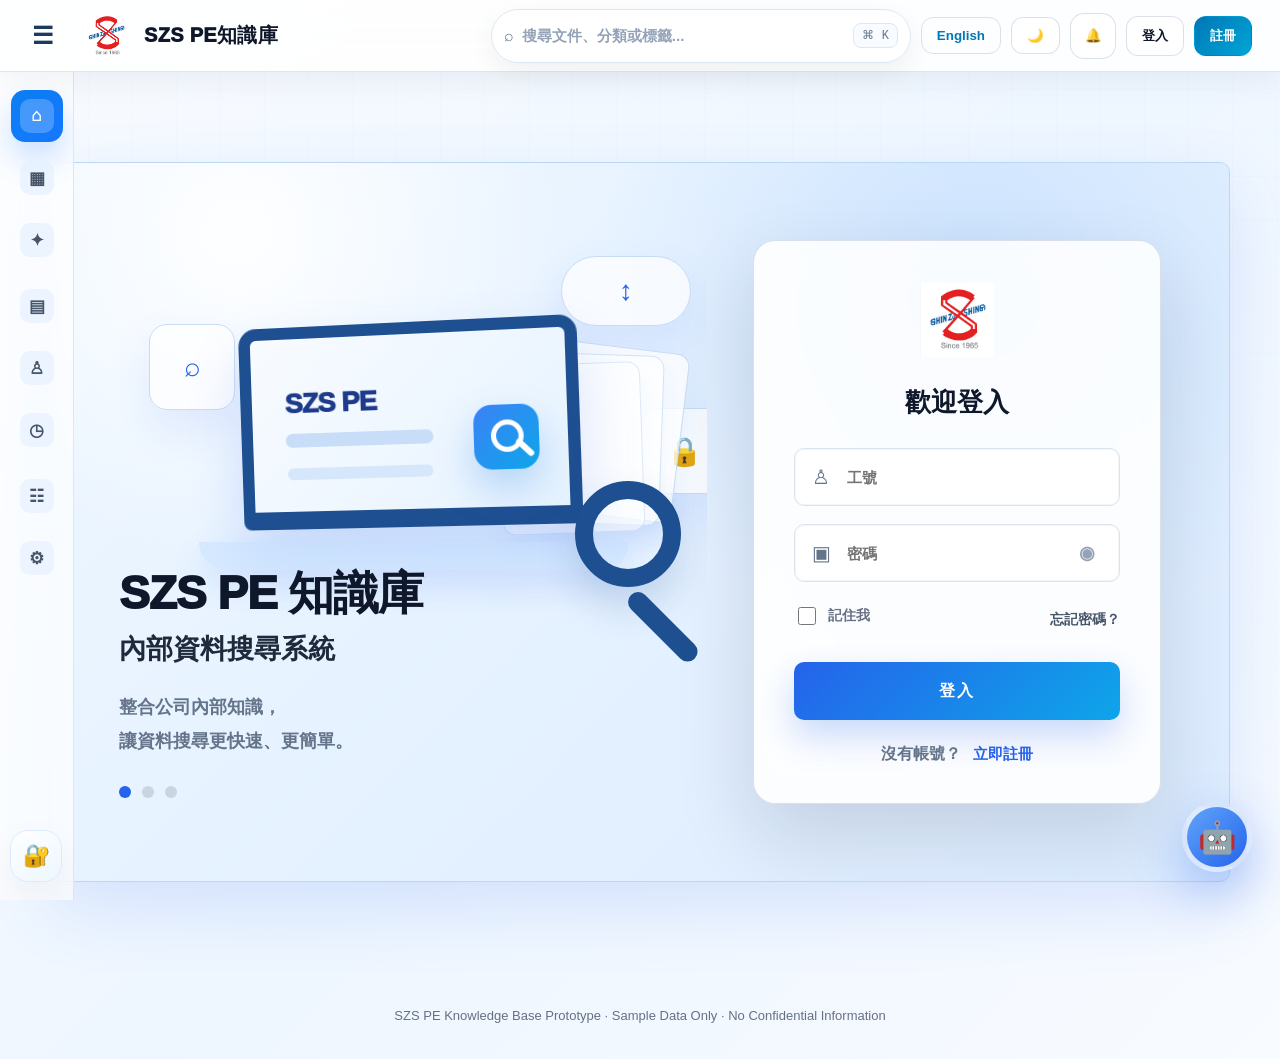
<file: index_szs_bu3_test.html>
<!-- SZS_FIX_DFM_MEDIA_RENDER_PIPELINE_20260518 -->
<!-- SZS_FIX_DFM_MEDIA_AFTER_FULL_TEXT_AND_AUTO_INJECT_20260518 -->
<!-- SZS_FIX_DFM_MEDIA_VISIBLE_AFTER_INTRO_20260518 -->
<!-- SZS_FIX_DFM_MEDIA_EMBED_FROM_UPLOAD_20260518 -->
<!-- SZS_FIX_RESTORE_DFM_MEDIA_20260518 -->
<!-- SZS_FIX_SETTINGS_ADMIN_ENTRY_20260518 -->
<!DOCTYPE html>
<!-- SZS_FIX_TOP_STATUS_ONLY_20260518 -->
<html lang="zh-Hant">
<head>
  <meta charset="UTF-8" />
  <meta name="viewport" content="width=device-width, initial-scale=1.0" />
  <title>SZS PE知識庫</title>
  <link rel="icon" type="image/png" href="logo.png" />
  <link rel="shortcut icon" type="image/png" href="logo.png" />

<link rel="stylesheet" href="style.css">

</head>
<body class="sidebar-collapsed">
  <header>
    <button id="sidebarToggleBtn" class="sidebar-toggle" onclick="toggleSidebar(event)">☰</button>
    <div class="brand" onclick="showHome()">
      <img src="logo.png" alt="SZS Logo" class="logo" onerror="this.style.display=\'none\'; const f=this.parentElement.querySelector(\'.logo-fallback\'); if(f){f.classList.add(\'show\');}">
      <div>
        <div class="brand-title" data-zh="SZS PE知識庫" data-en="SZS PE Knowledge Base">SZS PE知識庫</div>
        <div class="brand-subtitle" data-zh="內部資料搜尋系統" data-en="INTERNAL DATABASE SYSTEM">內部資料搜尋系統</div>
      </div>
    </div>

    <div class="nav-actions">

      <div class="top-search">
        <span>⌕</span>
        <input id="topSearchInput" placeholder="搜尋文件、分類或標籤..." onkeydown="handleTopSearch(event)" />
        <kbd>⌘ K</kbd>
      </div>

      <div class="top-presence-control" id="topPresenceControl" aria-label="presence status">
        <span class="top-presence-label" data-zh="我的狀態" data-en="My Status">我的狀態</span>
        <button id="topPresenceOnlineBtn" class="status-btn online" type="button" onclick="setMyPresence('online')" data-zh="線上" data-en="Online">線上</button>
        <button id="topPresenceAwayBtn" class="status-btn away" type="button" onclick="setMyPresence('away')" data-zh="離開" data-en="Away">離開</button>
        <button id="topPresenceOfflineBtn" class="status-btn offline" type="button" onclick="setMyPresence('offline')" data-zh="離線" data-en="Offline">離線</button>
      </div>

      <span class="user-pill" id="userPill"></span>
      <button class="ghost" onclick="switchLanguage()" id="langBtn">English</button>
      <button onclick="toggleTheme()" id="themeBtn">🌙</button>
      <button id="notificationBtn" class="icon-btn" onclick="toggleNotifications(event)" title="通知">🔔<span id="notificationDot"></span></button>
      <div class="profile-wrap" id="profileWrap">
        <button id="profileBtn" class="profile-btn" onclick="toggleProfileMenu(event)">
          <span class="profile-avatar" id="profileAvatar">U</span>
          <span class="profile-name" id="profileName">User</span>
          <span class="profile-role" id="profileRole">User</span>
          <span>⌄</span>
        </button>
        <div class="profile-menu" id="profileMenu">
          <div class="profile-menu-head">
            <span class="profile-avatar large" id="profileAvatarLarge">U</span>
            <div>
              <strong id="profileMenuName">User</strong>
              <p id="profileMenuMeta">User · 離線</p>
            </div>
          </div>
          <button onclick="switchLanguage(); closeProfileMenu();" data-zh="語言 / Language" data-en="Language / 語言">語言 / Language</button>
          <button onclick="openSystemInfoDialog(); closeProfileMenu();" data-zh="系統資訊" data-en="System Info">系統資訊</button>
          <button onclick="openProfileSettingsDialog(); closeProfileMenu();" data-zh="我的設定" data-en="My Settings">我的設定</button>
          <button onclick="openMyMessagesDialog(); closeProfileMenu();" data-zh="我的訊息" data-en="My Messages">我的訊息</button>
          <button onclick="openFeedbackDialog(); closeProfileMenu();" data-zh="意見回饋" data-en="Feedback">意見回饋</button>
          <button class="danger-text" onclick="closeProfileMenu(); logout();" data-zh="登出" data-en="Logout">登出</button>
        </div>
      </div>
      <button id="loginBtn" onclick="openAuthModal('login')" data-zh="登入" data-en="Login">登入</button>
      <button id="registerBtn" class="primary" onclick="openAuthModal('register')" data-zh="註冊" data-en="Sign Up">註冊</button>
      <button id="logoutBtn" style="display:none;" onclick="logout()" data-zh="登出" data-en="Logout">登出</button>
      <!-- 後台管理已移至系統設定頁 -->
    </div>
  </header>
  <div class="notification-panel" id="notificationPanel">
    <div class="notification-head">
      <strong data-zh="通知中心" data-en="Notifications">通知中心</strong>
      <button onclick="toggleNotifications(event)">×</button>
    </div>
    <div id="notificationList"></div>
  </div>

  <aside class="app-sidebar" aria-label="main navigation">
    <div class="side-section side-section-primary">
      <div class="side-section-title" data-zh="主要功能" data-en="Main">主要功能</div>
      <button class="side-item active" onclick="showHome()" data-side="home" title="首頁">
        <span class="side-icon">⌂</span><span class="side-label" data-zh="首頁" data-en="Home">首頁</span>
      </button>
      <button class="side-item" onclick="openDatabaseSection()" data-side="databases" title="資料庫分類">
        <span class="side-icon">▦</span><span class="side-label" data-zh="資料庫分類" data-en="Databases">資料庫分類</span><span class="side-badge" id="sideDatabaseCount">6</span>
      </button>
      <button class="side-item" onclick="openAssistantPage()" data-side="assistant" title="小幫手">
        <span class="side-icon">✦</span><span class="side-label" data-zh="小幫手" data-en="Assistant">小幫手</span><span class="side-badge side-badge-new">NEW</span>
      </button>
    </div>

    <div class="side-section side-section-admin">
      <div class="side-section-title" data-zh="管理功能" data-en="Admin">管理功能</div>
      <button class="side-item" onclick="openAdmin(); setTimeout(()=>switchAdminTab('documents'), 0);" data-side="documents" title="文件管理">
        <span class="side-icon">▤</span><span class="side-label" data-zh="文件管理" data-en="Documents">文件管理</span><span class="side-badge" id="sideDocumentCount">8</span>
      </button>
      <button class="side-item" onclick="openAdmin(); setTimeout(()=>switchAdminTab('users'), 0);" data-side="users" title="會員權限">
        <span class="side-icon">♙</span><span class="side-label" data-zh="會員權限" data-en="Members">會員權限</span>
      </button>
      <button class="side-item" onclick="openAdmin(); setTimeout(()=>switchAdminTab('logs'), 0);" data-side="logs" title="操作紀錄">
        <span class="side-icon">◷</span><span class="side-label" data-zh="操作紀錄" data-en="Logs">操作紀錄</span>
      </button>
    </div>

    <div class="side-section side-section-system">
      <div class="side-section-title" data-zh="系統" data-en="System">系統</div>
      <button class="side-item" onclick="openMembersSection()" data-side="members" title="線上成員">
        <span class="side-icon">☷</span><span class="side-label" data-zh="成員狀態" data-en="Member Status">成員狀態</span><span class="side-badge" id="sideMemberCount">13</span>
      </button>
      <button class="side-item" onclick="openSystemSettings()" data-side="settings" title="系統設定">
        <span class="side-icon">⚙</span><span class="side-label" data-zh="系統設定" data-en="Settings">系統設定</span>
      </button>
    </div>

    <div class="side-card compact-side-card">
      <div class="side-card-art">🔐</div>
      <strong data-zh="安全・可靠・共享" data-en="Secure · Reliable · Shared">安全・可靠・共享</strong>
      <p data-zh="建立標準化文件，讓知識成為團隊的力量。" data-en="Standardize files and turn knowledge into team power.">建立標準化文件，讓知識成為團隊的力量。</p>
      <button onclick="openAssistant()" data-zh="了解更多 ↗" data-en="Learn More ↗">了解更多 ↗</button>
    </div>
  </aside>


  <div class="warning-banner" data-zh="原型提醒：此版本資料只會暫存在目前瀏覽器 localStorage，請勿放入公司機密、真實帳密、客戶資料或正式文件。"
       data-en="Prototype reminder: Data is stored only in this browser localStorage. Do not enter confidential data or real passwords. ">
    原型提醒：此版本資料只會暫存在目前瀏覽器 localStorage，請勿放入公司機密、真實帳密、客戶資料或正式文件。
  </div>


  <main id="loginLandingPage" class="page login-landing-page active">
    <section class="template-b-shell">
      <div class="template-b-panel">
        <div class="template-b-visual" aria-label="SZS PE Knowledge Base Login Illustration">
          <div class="kb-art">
            <div class="kb-float search">⌕</div>
            <div class="kb-float cloud">↕</div>
            <div class="kb-float lock">🔒</div>
            <div class="kb-doc-stack"><span></span><span></span><span></span></div>
            <div class="kb-art-laptop"><div class="kb-search-icon"></div></div>
            <div class="kb-art-base"></div>
            <div class="kb-magnifier"></div>
          </div>
          <div class="template-b-copy">
            <h1 data-zh="SZS PE 知識庫" data-en="SZS PE Knowledge Base">SZS PE 知識庫</h1>
            <h2 data-zh="內部資料搜尋系統" data-en="Internal Data Search System">內部資料搜尋系統</h2>
            <p data-zh="整合公司內部知識，讓資料搜尋更快速、更簡單。" data-en="Integrate internal knowledge and make data search faster and easier.">整合公司內部知識，<br>讓資料搜尋更快速、更簡單。</p>
            <div class="template-b-dots" aria-hidden="true"><span></span><span></span><span></span></div>
          </div>
        </div>

        <div class="template-b-card">
          <div class="template-b-logo">
            <img src="logo.png" alt="SZS Logo" onerror="this.style.display='none';">
          </div>
          <h2 data-zh="歡迎登入" data-en="Welcome Back">歡迎登入</h2>
          <div class="template-b-error" id="landingLoginError"></div>
          <div class="template-b-field">
            <span>♙</span>
            <input id="landingLoginId" autocomplete="username" placeholder="工號" onkeydown="handleLandingLoginEnter(event)" />
          </div>
          <div class="template-b-field template-b-password">
            <span>▣</span>
            <input id="landingLoginPassword" type="password" autocomplete="current-password" placeholder="密碼" onkeydown="handleLandingLoginEnter(event)" />
            <button type="button" class="template-b-eye" onclick="toggleLandingPassword()" aria-label="show password">◉</button>
          </div>
          <div class="template-b-row">
            <label class="template-b-check"><input type="checkbox" id="landingRememberMe"> <span data-zh="記住我" data-en="Remember me">記住我</span></label>
            <button type="button" class="template-b-link" onclick="forgotFromLanding()" data-zh="忘記密碼？" data-en="Forgot Password?">忘記密碼？</button>
          </div>
          <button class="template-b-submit" onclick="loginFromLanding()" data-zh="登入" data-en="Login">登入</button>
          <div class="template-b-register">
            <span data-zh="沒有帳號？" data-en="No account?">沒有帳號？</span>
            <button type="button" onclick="openAuthModal('register')" data-zh="立即註冊" data-en="Sign Up">立即註冊</button>
          </div>
        </div>
      </div>
    </section>
  </main>

  <main id="homePage" class="page">
    <section class="hero">
      <div class="hero-label">SZS · PE KNOWLEDGE SYSTEM</div>
      <h1 data-zh="SZS PE知識庫" data-en="SZS PE Knowledge Base">SZS PE知識庫</h1>
      <p data-zh="請選擇資料庫分類進行查詢，或使用右下角小幫手搜尋你需要的文件。此版本為非機密原型展示，所有資料皆為測試資料。"
         data-en="Select a database category or use the assistant in the lower-right corner to search for documents. This is a non-confidential prototype using sample data only.">
        請選擇資料庫分類進行查詢，或使用右下角小幫手搜尋你需要的文件。此版本為非機密原型展示，所有資料皆為測試資料。
      </p>
    </section>

    <section class="dashboard-overview" aria-label="dashboard overview">
      <div class="dash-stat clickable" onclick="closeMembersSection(); document.getElementById('databaseSection')?.scrollIntoView({behavior:'smooth'}); databaseHomeView='cards'; renderDatabases();">
        <div class="dash-icon blue">▣</div>
        <div>
          <div class="dash-label" data-zh="資料庫分類" data-en="Database Categories">資料庫分類</div>
          <div class="dash-value"><span id="overviewDatabaseCount">0</span><small data-zh=" 個" data-en=" categories"> 個</small></div>
          <div class="dash-link" data-zh="" data-en=""></div>
        </div>
      </div>
      <div class="dash-stat clickable" onclick="databaseHomeView='list'; renderDatabases(); document.getElementById('databaseSection')?.scrollIntoView({behavior:'smooth'});">
        <div class="dash-icon cyan">▤</div>
        <div>
          <div class="dash-label" data-zh="總文件數" data-en="Total Documents">總文件數</div>
          <div class="dash-value"><span id="overviewDocumentCount">0</span><small data-zh=" 份" data-en=" docs"> 份</small></div>
          <div class="dash-link" data-zh="" data-en=""></div>
        </div>
      </div>
      <div class="dash-stat clickable" onclick="openMembersSection()">
        <div class="dash-icon purple">♙</div>
        <div>
          <div class="dash-label" data-zh="總人數" data-en="Total Members">總人數</div>
          <div class="dash-value"><span id="overviewUserRole">0</span><small data-zh=" 人" data-en=" members"> 人</small></div>
          <div class="dash-link" data-zh="" data-en=""></div>
        </div>
      </div>
      <div class="dash-stat clickable" onclick="openAdmin(); setTimeout(()=>switchAdminTab('logs'), 0);">
        <div class="dash-icon green">✓</div>
        <div>
          <div class="dash-label" data-zh="系統狀態" data-en="System Status">系統狀態</div>
          <div class="dash-value"><span data-zh="正常" data-en="OK">正常</span></div>
          <div class="dash-link" data-zh="" data-en=""></div>
        </div>
      </div>
    </section>

    

    <div class="home-main-layout">
      <div class="home-main-column">

        <section class="home-productivity-panels" id="homeSmartDashboard" aria-label="home smart dashboard">
          <div class="home-panel recent-doc-panel">
            <div class="home-panel-head">
              <div class="home-panel-title"><span class="num-dot">1</span><span data-zh="最近更新文件" data-en="Recently Updated Files">最近更新文件</span></div>
              <button class="home-panel-action" onclick="showSearchResults('DFM')" data-zh="查看全部" data-en="View All">查看全部</button>
            </div>
            <div class="recent-doc-list" id="homeRecentDocuments"></div>
          </div>

          <div class="home-panel favorite-db-panel">
            <div class="home-panel-head">
              <div class="home-panel-title"><span class="num-dot">2</span><span data-zh="常用 / 收藏" data-en="Frequent / Favorites">常用 / 收藏</span></div>
              <button class="home-panel-action" onclick="manageFavoriteDatabases()" data-zh="管理" data-en="Manage">管理</button>
            </div>
            <div class="favorite-db-list" id="homeFavoriteDatabases"></div>
          </div>
        </section>

        <!-- Home optional feature panels 3-5 removed per request; keep only recent files and favorites. -->

        <section class="online-members-panel" id="onlineMembersPanel">
      <div class="online-members-head">
        <div>
          <h2 data-zh="成員狀態總覽" data-en="Member Status Overview">成員狀態總覽</h2>
          <p data-zh="查看所有成員狀態與所屬群組，快速掌握團隊可用性；點選成員即可開啟對話框。" data-en="View every member status and group, quickly understand team availability, and click a member to open a chat dialog.">查看所有成員狀態與所屬群組，快速掌握團隊可用性；點選成員即可開啟對話框。</p>
        </div>
        <div class="my-status-control">
          <span data-zh="我的狀態" data-en="My Status">我的狀態</span>
          <button id="presenceOnlineBtn" class="status-btn online" onclick="setMyPresence('online')" data-zh="線上" data-en="Online">線上</button>
          <button id="presenceAwayBtn" class="status-btn away" onclick="setMyPresence('away')" data-zh="離開" data-en="Away">離開</button>
          <button id="presenceOfflineBtn" class="status-btn offline" onclick="setMyPresence('offline')" data-zh="離線" data-en="Offline">離線</button>
        </div>
      </div>
      <div class="member-status-dashboard" id="memberStatusDashboard"></div>
      <div class="member-status-toolbar">
        <div class="member-status-search">
          <span>⌕</span>
          <input id="memberStatusSearch" placeholder="搜尋成員姓名、工號或部門..." oninput="syncMemberSearch('memberStatus')" />
        </div>
        <div class="member-status-filters" id="memberStatusFilters"></div>
        <div class="member-status-actions" id="memberStatusActions"></div>
      </div>
      <div class="members-hybrid-grid">
        <div class="online-members-list" id="onlineMembersList"></div>

      </div>
        </section>

        <section id="databaseSection" class="view-cards">
      <div class="section-head">
        <div class="section-title">
          <h2 data-zh="資料庫分類" data-en="DATA STREAMS">資料庫分類</h2>
          <span class="badge" id="activeBadge">0 個分類</span>
        </div>
        <div class="section-hint database-view-actions">
          <span data-zh="你可以到後台管理自行新增資料庫分類與測試文件。" data-en="You can add database categories and sample documents in the admin panel.">你可以到後台管理自行新增資料庫分類與測試文件。</span>
          <button id="databaseViewToggle" onclick="toggleDatabaseView()" data-zh="查看全部分類" data-en="View All Categories">查看全部分類</button>
        </div>
      </div>
      <div class="database-grid" id="databaseGrid"></div>
      <div class="database-list-panel" id="databaseListPanel" style="display:none;"><div id="databaseList"></div></div>
        </section>
      </div>
        <aside class="quick-members-sidebar home-quick-members">
          <div class="quick-members-head">
            <h3 data-zh="成員狀態" data-en="Member Status">成員狀態</h3>
            <span id="quickMemberCount">0</span>
          </div>
          <div class="quick-member-search">
            <input id="quickMemberSearch" placeholder="搜尋成員..." oninput="syncMemberSearch('quick')" />
          </div>
          <div class="quick-member-groups" id="quickMembersSidebar"></div>
          <div class="quick-members-footer">
            <button onclick="scrollToAllMemberGroups()" data-zh="展開更多" data-en="Expand More">展開更多</button>
          </div>
        </aside>
    </div>
    <div class="member-chat-modal" id="memberChatModal"></div>
  </main>

  <main id="detailPage" class="page">
    <section class="detail-top">
      <div class="detail-title-area">
        <div class="detail-label">DATABASE DETAIL</div>
        <h1 id="detailTitle">資料庫</h1>
        <p id="detailDescription">資料庫說明</p>
      </div>
      <div class="detail-actions">
        <button onclick="showHome()" data-zh="← 返回首頁" data-en="← Back Home">← 返回首頁</button>
        <button class="primary" onclick="openAssistant()" data-zh="詢問小幫手" data-en="Ask Assistant">詢問小幫手</button>
      </div>
    </section>

    <section class="detail-toolbar">
      <div class="search-box">
        <input id="detailSearch" placeholder="在此資料庫搜尋文件..." oninput="renderDetailDocuments()" />
      </div>
      <span class="badge" id="detailCount">0 documents</span>
    </section>

    <section class="doc-table" id="detailDocumentList"></section>
  </main>


  <main id="searchPage" class="page">
    <section class="detail-top search-result-top">
      <div class="detail-title-area">
        <div class="detail-label" data-zh="SEARCH RESULT" data-en="SEARCH RESULT">SEARCH RESULT</div>
        <h1 data-zh="搜尋結果" data-en="Search Results">搜尋結果</h1>
        <p id="searchResultSummary">請輸入關鍵字搜尋文件、分類或標籤。</p>
      </div>
      <div class="detail-actions">
        <button onclick="showHome()" data-zh="← 返回首頁" data-en="← Back Home">← 返回首頁</button>
        <button class="primary" onclick="openAssistant()" data-zh="詢問小幫手" data-en="Ask Assistant">詢問小幫手</button>
      </div>
    </section>

    <section class="detail-toolbar">
      <div class="google-search-large">
        <span>⌕</span>
        <input id="searchPageInput" placeholder="搜尋文件、分類或標籤..." onkeydown="handleSearchPageEnter(event)" />
        <button onclick="runSearchFromPage()" data-zh="搜尋" data-en="Search">搜尋</button>
      </div>
      <span class="badge" id="searchResultCount">0 documents</span>
    </section>

    <section class="search-tabs" id="searchResultTabs">
      <button id="searchTabFiles" class="active" onclick="setSearchResultView('files')" data-zh="文件" data-en="Files">文件</button>
      <button id="searchTabCategories" onclick="setSearchResultView('categories')" data-zh="資料庫分類" data-en="Categories">資料庫分類</button>
      <button id="searchTabAll" onclick="setSearchResultView('all')" data-zh="全部" data-en="All">全部</button>
    </section>

    <section class="doc-table" id="searchResultList"></section>
  </main>




  <main id="settingsPage" class="page">
    <section class="detail-top">
      <div class="detail-title-area">
        <div class="detail-label">SYSTEM SETTINGS</div>
        <h1 data-zh="系統設定" data-en="System Settings">系統設定</h1>
        <p data-zh="這裡集中放置系統相關入口。後台管理已移到此頁，不再放在最上方工具列。" data-en="System-related entries are collected here. The admin panel has been moved here and removed from the top toolbar.">這裡集中放置系統相關入口。後台管理已移到此頁，不再放在最上方工具列。</p>
      </div>
      <div class="detail-actions">
        <button onclick="showHome()" data-zh="← 返回首頁" data-en="← Back Home">← 返回首頁</button>
      </div>
    </section>

    <section class="settings-panel">
      <div class="settings-grid">
        <div class="settings-card">
          <h3 data-zh="後台管理" data-en="Admin Panel">後台管理</h3>
          <p data-zh="管理資料庫分類、文件、會員權限與操作紀錄。Manager 可管理資料，Owner 可管理會員權限。" data-en="Manage database categories, documents, member permissions, and activity logs. Managers can manage data; Owners can manage member permissions.">管理資料庫分類、文件、會員權限與操作紀錄。Manager 可管理資料，Owner 可管理會員權限。</p>
          <button class="primary" onclick="openAdmin()" data-zh="進入後台管理" data-en="Open Admin Panel">進入後台管理</button>
        </div>
        <div class="settings-card">
          <h3 data-zh="系統資訊" data-en="System Info">系統資訊</h3>
          <p data-zh="查看目前原型狀態、資料庫分類數與文件數。" data-en="View current prototype status, database category count, and document count.">查看目前原型狀態、資料庫分類數與文件數。</p>
          <button onclick="showSystemInfo()" data-zh="查看系統資訊" data-en="View System Info">查看系統資訊</button>
        </div>
        <div class="settings-card">
          <h3 data-zh="我的設定" data-en="My Settings">我的設定</h3>
          <p data-zh="個人設定目前為原型展示項目，正式版可擴充語言、通知與偏好設定。" data-en="Personal settings are prototype items and can later include language, notifications, and preferences.">個人設定目前為原型展示項目，正式版可擴充語言、通知與偏好設定。</p>
          <button onclick="showToast(t('我的設定為原型展示項目。','My settings is a prototype item.'))" data-zh="查看我的設定" data-en="View My Settings">查看我的設定</button>
        </div>
        <div class="settings-card">
          <h3 data-zh="外觀模式" data-en="Appearance">外觀模式</h3>
          <p data-zh="黑白模式保留在這裡手動切換，不再由左側系統設定按鈕直接切換。" data-en="Theme switching is kept here manually; the sidebar Settings button no longer toggles it directly.">黑白模式保留在這裡手動切換，不再由左側系統設定按鈕直接切換。</p>
          <button onclick="toggleTheme()" data-zh="切換黑白模式" data-en="Toggle Theme">切換黑白模式</button>
        </div>
      </div>
    </section>
  </main>


  <main id="adminPage" class="page">
    <section class="detail-top">
      <div class="detail-title-area">
        <div class="detail-label">ADMIN PROTOTYPE</div>
        <h1 data-zh="後台管理" data-en="Admin Panel">後台管理</h1>
        <p data-zh="這裡是部門資料維護中心。總覽首頁僅供查看，真正的新增、修改與刪除請進入對應管理頁面操作。"
           data-en="This is the department data maintenance center. The overview page is view-only, and actual add/edit/delete actions should be done inside the corresponding management page.">
          這裡是部門資料維護中心。總覽首頁僅供查看，真正的新增、修改與刪除請進入對應管理頁面操作。
        </p>
        <div class="role-guide">
          <div class="role-card">
            <strong>Owner</strong>
            <span data-zh="部門維護權限：可管理資料、會員權限與操作紀錄。" data-en="Department maintenance permission: manage data, member permissions, and activity logs.">部門維護權限：可管理資料、會員權限與操作紀錄。</span>
          </div>
          <div class="role-card">
            <strong>Manager</strong>
            <span data-zh="資料維護權限：可新增、修改、刪除資料庫與文件。" data-en="Data maintenance permission: add, edit, and delete databases and documents.">資料維護權限：可新增、修改、刪除資料庫與文件。</span>
          </div>
          <div class="role-card">
            <strong>User</strong>
            <span data-zh="使用權限：可登入、查詢資料與使用小幫手。" data-en="Usage permission: log in, search data, and use the assistant.">使用權限：可登入、查詢資料與使用小幫手。</span>
          </div>
        </div>
      </div>
      <div class="detail-actions">
        <button onclick="showHome()" data-zh="← 返回首頁" data-en="← Back Home">← 返回首頁</button>
      </div>
    </section>

    <div class="admin-tabs">
      <button id="adminOverviewTab" class="admin-tab-button active" onclick="switchAdminTab('overview')" data-zh="總覽首頁" data-en="Overview">總覽首頁</button>
      <button id="adminDocTab" class="admin-tab-button" onclick="switchAdminTab('documents')" data-zh="文件管理" data-en="Document Manager">文件管理</button>
      <button id="adminDbTab" class="admin-tab-button" onclick="switchAdminTab('databases')" data-zh="資料庫分類管理" data-en="Database Manager">資料庫分類管理</button>
      <button id="adminUserTab" class="admin-tab-button" onclick="switchAdminTab('users')" data-zh="會員權限管理" data-en="Member Permissions">會員權限管理</button>
      <button id="adminLogTab" class="admin-tab-button" onclick="switchAdminTab('logs')" data-zh="操作紀錄" data-en="Activity Logs">操作紀錄</button>
    </div>

    <section id="adminOverviewSection" class="admin-section active">
      <div id="adminOverviewContent"></div>
    </section>

    <section id="adminDocumentsSection" class="admin-section">
      <div class="document-admin-layout">
        <div class="admin-box document-form-card">
          <div class="document-card-head">
            <div>
              <h2 id="documentFormTitle" data-zh="新增文件" data-en="Add Document">新增文件</h2>
              <p id="documentFormHint" data-zh="依照步驟填寫文件基本資料、搜尋資訊與管理設定。" data-en="Fill in basic information, search metadata, and management settings step by step.">依照步驟填寫文件基本資料、搜尋資訊與管理設定。</p>
            </div>
            <span id="documentModeBadge" class="doc-mode-badge" data-zh="新增模式" data-en="Add Mode">新增模式</span>
          </div>
          <input id="editingDocumentId" type="hidden" />
          <div class="form-grid">
            <div class="form-section">
              <div class="form-section-title"><span class="form-step">1</span><span data-zh="基本資料" data-en="Basic Information">基本資料</span></div>
              <div>
                <label data-zh="所屬資料庫" data-en="Database">所屬資料庫</label>
                <div style="display:grid;grid-template-columns:1fr auto;gap:10px;align-items:center;">
                  <select id="adminDatabase"></select>
                  <button type="button" onclick="quickEditSelectedDatabase()" data-zh="修改目前資料庫" data-en="Edit Current Database">修改目前資料庫</button>
                </div>
              </div>
              <div class="two-col">
                <div>
                  <label data-zh="中文文件名稱" data-en="Chinese Title">中文文件名稱</label>
                  <input id="adminTitleZh" placeholder="例如：測試規格書" />
                </div>
                <div>
                  <label data-zh="英文文件名稱" data-en="English Title">英文文件名稱</label>
                  <input id="adminTitleEn" placeholder="Example: Test Specification" />
                </div>
              </div>
              <div>
                <label data-zh="文件類型" data-en="File Type">文件類型</label>
                <select id="adminType">
                  <option value="PDF">PDF</option>
                  <option value="DOCX">DOCX</option>
                  <option value="XLSX">XLSX / Excel</option>
                  <option value="XLS">XLS / Excel</option>
                  <option value="CSV">CSV</option>
                  <option value="PPTX">PPTX</option>
                  <option value="TXT">TXT</option>
                  <option value="ASM">ASM / Pro/E</option>
                  <option value="PRT">PRT / Pro/E</option>
                  <option value="DRW">DRW / Pro/E</option>
                  <option value="STEP">STEP</option>
                  <option value="STP">STP</option>
                  <option value="IGES">IGES</option>
                  <option value="IGS">IGS</option>
                  <option value="ZIP">ZIP</option>
                  <option value="RAR">RAR</option>
                  <option value="7Z">7Z</option>
                </select>
              </div>
            </div>

            <div class="form-section">
              <div class="form-section-title"><span class="form-step">2</span><span data-zh="搜尋資訊" data-en="Search Metadata">搜尋資訊</span></div>
              <div class="two-col">
                <div>
                  <label data-zh="關鍵字" data-en="Keywords">關鍵字</label>
                  <input id="adminKeywords" placeholder="例如：規格 測試 PE" />
                </div>
                <div>
                  <label data-zh="標籤" data-en="Tags">標籤</label>
                  <input id="adminTags" placeholder="例如：SOP, 規格書, 測試報告" />
                </div>
              </div>
              <div>
                <label data-zh="中文說明" data-en="Chinese Description">中文說明</label>
                <textarea id="adminDescZh" placeholder="請輸入文件中文說明"></textarea>
              </div>
              <div>
                <label data-zh="英文說明" data-en="English Description">英文說明</label>
                <textarea id="adminDescEn" placeholder="Enter document description"></textarea>
              </div>
            </div>

            <div class="form-section">
              <div class="form-section-title"><span class="form-step">3</span><span data-zh="管理設定" data-en="Management Settings">管理設定</span></div>
              <div class="two-col">
                <label class="check-row"><input id="adminShowRecent" type="checkbox" checked /> <span data-zh="顯示於首頁最近更新" data-en="Show in recent updates">顯示於首頁最近更新</span></label>
                <label class="check-row"><input id="adminFavorite" type="checkbox" /> <span data-zh="加入常用 / 收藏" data-en="Add to favorites">加入常用 / 收藏</span></label>
              </div>
              <div>
                <label data-zh="更新日期" data-en="Updated Date">更新日期</label>
                <input id="adminUpdatedAt" type="date" />
              </div>
            </div>

            <div class="document-form-actions">
              <button id="documentSaveButton" class="primary" onclick="addAdminDocument()" data-zh="儲存新增" data-en="Save New">儲存新增</button>
              <button id="documentCancelButton" style="display:none;" onclick="cancelDocumentEdit()" data-zh="取消修改" data-en="Cancel Edit">取消修改</button>
              <button type="button" onclick="resetDocumentForm()" data-zh="清空" data-en="Clear">清空</button>
            </div>
          </div>
        </div>

        <div class="admin-box document-list-card">
          <div class="document-card-head">
            <div>
              <h2 data-zh="文件清單" data-en="Document List">文件清單</h2>
              <p data-zh="可搜尋、篩選、修改、隱藏或刪除文件。" data-en="Search, filter, edit, hide, or delete documents.">可搜尋、篩選、修改、隱藏或刪除文件。</p>
            </div>
            <button class="primary" onclick="cancelDocumentEdit();document.getElementById('adminTitleZh')?.focus();" data-zh="＋ 新增文件" data-en="＋ Add Document">＋ 新增文件</button>
          </div>
          <div class="document-toolbar">
            <input id="adminDocumentSearch" placeholder="搜尋文件名稱、關鍵字、標籤..." oninput="renderAdminDocuments()" />
            <select id="adminDocumentDbFilter" onchange="renderAdminDocuments()"></select>
            <select id="adminDocumentTypeFilter" onchange="renderAdminDocuments()">
              <option value="all" data-zh="所有類型" data-en="All Types">所有類型</option>
              <option value="PDF">PDF</option>
              <option value="DOCX">DOCX</option>
              <option value="XLSX">XLSX / Excel</option>
              <option value="XLS">XLS / Excel</option>
              <option value="CSV">CSV</option>
              <option value="PPTX">PPTX</option>
              <option value="TXT">TXT</option>
              <option value="ASM">ASM / Pro/E</option>
              <option value="PRT">PRT / Pro/E</option>
              <option value="DRW">DRW / Pro/E</option>
              <option value="STEP">STEP</option>
              <option value="STP">STP</option>
              <option value="IGES">IGES</option>
              <option value="IGS">IGS</option>
              <option value="ZIP">ZIP</option>
              <option value="RAR">RAR</option>
              <option value="7Z">7Z</option>
            </select>
            <select id="adminDocumentSort" onchange="renderAdminDocuments()">
              <option value="newest" data-zh="更新日期（新到舊）" data-en="Date Newest">更新日期（新到舊）</option>
              <option value="oldest" data-zh="更新日期（舊到新）" data-en="Date Oldest">更新日期（舊到新）</option>
              <option value="name" data-zh="文件名稱" data-en="Title">文件名稱</option>
            </select>
            <button onclick="clearAdminDocumentFilters()" data-zh="清除" data-en="Clear">清除</button>
          </div>
          <div id="adminDocumentList"></div>
        </div>
      </div>
    </section>

    <section id="adminDatabasesSection" class="admin-section">
      <div class="database-admin-layout">
        <div class="admin-box database-form-card">
          <div class="document-card-head">
            <div>
              <h2 id="dbFormTitle" data-zh="新增資料庫分類" data-en="Add Database Category">新增資料庫分類</h2>
              <p id="dbFormHint" data-zh="依照步驟填寫分類基本資料、說明與管理設定。" data-en="Fill in category basics, descriptions, and management settings step by step.">依照步驟填寫分類基本資料、說明與管理設定。</p>
            </div>
            <span id="dbModeBadge" class="doc-mode-badge" data-zh="新增模式" data-en="Add Mode">新增模式</span>
          </div>
          <input id="editingDatabaseId" type="hidden" />
          <div class="form-grid">
            <div class="form-section">
              <div class="form-section-title"><span class="form-step">1</span><span data-zh="基本資料" data-en="Basic Info">基本資料</span></div>
              <div class="two-col">
                <div>
                  <label data-zh="中文名稱" data-en="Chinese Name">中文名稱</label>
                  <input id="dbTitleZh" placeholder="例如：設備資料庫" />
                </div>
                <div>
                  <label data-zh="英文名稱" data-en="English Name">英文名稱</label>
                  <input id="dbTitleEn" placeholder="Example: Equipment Database" />
                </div>
              </div>
            </div>

            <div class="form-section">
              <div class="form-section-title"><span class="form-step">2</span><span data-zh="分類說明" data-en="Category Description">分類說明</span></div>
              <div>
                <label data-zh="中文說明" data-en="Chinese Description">中文說明</label>
                <textarea id="dbDescZh" placeholder="請輸入資料庫分類說明"></textarea>
              </div>
              <div>
                <label data-zh="英文說明" data-en="English Description">英文說明</label>
                <textarea id="dbDescEn" placeholder="Enter category description"></textarea>
              </div>
            </div>

            <div class="form-section">
              <div class="form-section-title"><span class="form-step">3</span><span data-zh="管理設定" data-en="Management Settings">管理設定</span></div>
              <div class="two-col">
                <label class="check-row"><input id="dbShowHome" type="checkbox" checked disabled /> <span data-zh="顯示於首頁分類" data-en="Show on home page">顯示於首頁分類</span></label>
              </div>
              <div class="auth-note" data-zh="分類編號會由系統自動產生；刪除分類前，請先確認分類內沒有文件。" data-en="Category ID is generated automatically. Before deleting a category, make sure it contains no documents.">分類編號會由系統自動產生；刪除分類前，請先確認分類內沒有文件。</div>
            </div>

            <div class="document-form-actions">
              <button id="dbSaveButton" class="primary" onclick="addDatabaseCategory()" data-zh="儲存新增" data-en="Save Category">儲存新增</button>
              <button id="dbCancelButton" style="display:none;" onclick="cancelDatabaseEdit()" data-zh="取消修改" data-en="Cancel Edit">取消修改</button>
              <button type="button" onclick="resetDatabaseForm()" data-zh="清空" data-en="Clear">清空</button>
            </div>
          </div>
        </div>

        <div class="admin-box database-list-card">
          <div class="document-card-head">
            <div>
              <h2 data-zh="資料庫分類清單" data-en="Database Category List">資料庫分類清單</h2>
              <p data-zh="可搜尋、篩選、排序、修改或刪除自訂分類。" data-en="Search, filter, sort, edit, or delete custom categories.">可搜尋、篩選、排序、修改或刪除自訂分類。</p>
            </div>
            <button class="primary" onclick="cancelDatabaseEdit(); document.getElementById('dbTitleZh')?.focus();" data-zh="＋ 新增分類" data-en="+ Add Category">＋ 新增分類</button>
          </div>

          <div class="database-toolbar">
            <input id="adminDatabaseSearch" placeholder="搜尋分類名稱、說明..." oninput="renderAdminDatabases()" />
            <select id="adminDatabaseStatusFilter" onchange="renderAdminDatabases()">
              <option value="all" data-zh="所有分類" data-en="All Categories">所有分類</option>
            </select>
            <select id="adminDatabaseSort" onchange="renderAdminDatabases()">
              <option value="id" data-zh="分類編號" data-en="Category ID">分類編號</option>
              <option value="name" data-zh="分類名稱" data-en="Category Name">分類名稱</option>
              <option value="docs" data-zh="文件數量" data-en="Document Count">文件數量</option>
            </select>
            <button onclick="clearAdminDatabaseFilters()" data-zh="清除" data-en="Clear">清除</button>
          </div>

          <div id="adminDatabaseList"></div>
        </div>
      </div>
    </section>

    <section id="adminUsersSection" class="admin-section">
      <div class="admin-box">
        <h2 data-zh="會員權限管理" data-en="Member Permission Manager">會員權限管理</h2>
        <p style="color:var(--muted);line-height:1.7;" data-zh="只有 Owner 可以調整會員角色。AB 開頭部門註冊者預設為 Manager，其他註冊者預設為 User。"
           data-en="Only the Owner can change member roles. Departments starting with AB are Managers by default; all others are Users.">
          只有 Owner 可以調整會員角色。AB 開頭部門註冊者預設為 Manager，其他註冊者預設為 User。
        </p>
        <div class="admin-search">
          <input id="adminUserSearch" placeholder="搜尋工號、姓名、部門或信箱" oninput="renderAdminUsers()" />
          <button onclick="document.getElementById('adminUserSearch').value='';renderAdminUsers();" data-zh="清除" data-en="Clear">清除</button>
        </div>
        <div id="adminGroupNameManager" style="margin:14px 0 18px;"></div>
        <div id="adminUserList"></div>
      </div>
    </section>

    <section id="adminLogsSection" class="admin-section">
      <div class="admin-box">
        <h2 data-zh="操作紀錄" data-en="Activity Logs">操作紀錄</h2>
        <p style="color:var(--muted);line-height:1.7;" data-zh="此處會記錄原型版中的新增、修改、刪除與權限異動。正式版會寫入公司 Server 資料庫。"
           data-en="This area records prototype add, edit, delete, and permission changes. The official version will store logs in the company server database.">
          此處會記錄原型版中的新增、修改、刪除與權限異動。正式版會寫入公司 Server 資料庫。
        </p>
        <div style="display:flex;gap:10px;justify-content:flex-end;margin-bottom:12px;">
          <button onclick="clearActivityLogs()" data-zh="清除紀錄" data-en="Clear Logs">清除紀錄</button>
        </div>
        <div id="adminLogList"></div>
      </div>
    </section>
  </main>


  <div class="toast-container" id="toastContainer"></div>

  <div class="modal-backdrop" id="logoutConfirmModal">
    <div class="confirm-card">
      <h2 data-zh="確認登出" data-en="Confirm Logout">確認登出</h2>
      <p data-zh="確定要登出目前帳號嗎？" data-en="Are you sure you want to log out of this account?">確定要登出目前帳號嗎？</p>
      <div class="confirm-actions">
        <button onclick="closeLogoutConfirm()" data-zh="取消" data-en="Cancel">取消</button>
        <button class="primary" onclick="confirmLogout()" data-zh="確定登出" data-en="Log Out">確定登出</button>
      </div>
    </div>
  </div>


  <main id="assistantPage" class="page">
    <section class="detail-top">
      <div class="detail-title-area">
        <div class="detail-label">RIZEN · FULL ASSISTANT</div>
        <h1 data-zh="SZS人工智慧小幫手" data-en="SZS AI Assistant">SZS人工智慧小幫手</h1>
        <p data-zh="這裡是全頁模式，適合比較長的查詢、整理與新人閱讀。右下角小幫手仍然保留，切換頁面時會自動收合。"
           data-en="This full-page mode is useful for longer searches, summaries, and onboarding reading. The floating assistant remains available and will close automatically when changing pages.">
          這裡是全頁模式，適合比較長的查詢、整理與新人閱讀。右下角小幫手仍然保留，切換頁面時會自動收合。
        </p>
      </div>
      <div class="detail-actions">
        <button onclick="showHome()" data-zh="← 返回首頁" data-en="← Back Home">← 返回首頁</button>
      </div>
    </section>

    <section class="assistant-full-layout">
      <div class="assistant-full-panel">
        <div class="assistant-full-header">
          <div>
            <div class="chat-title" data-zh="SZS人工智慧小幫手" data-en="SZS AI Assistant">SZS人工智慧小幫手</div>
            <div class="chat-status">● RIZEN · FULL PAGE</div>
          </div>
          <div style="display:flex;gap:10px;align-items:center;flex-wrap:wrap;justify-content:flex-end;">
            <button class="small" onclick="clearFullChat()" data-zh="清除對話" data-en="Clear Chat">清除對話</button>
            <span class="badge" data-zh="全頁模式" data-en="Full Page Mode">全頁模式</span>
          </div>
        </div>
        <div class="assistant-tools">
          <div class="assistant-mode-row">
            <span class="assistant-mode-label" data-zh="搜尋模式" data-en="Search Mode">搜尋模式</span>
            <button id="fullModeAllBtn" class="assistant-mode-btn active" onclick="setAssistantMode('all')" data-zh="全部搜尋" data-en="All">全部搜尋</button>
            <button id="fullModeWebsiteBtn" class="assistant-mode-btn" onclick="setAssistantMode('website')" data-zh="官網資訊" data-en="Website">官網資訊</button>
            <button id="fullModeDocsBtn" class="assistant-mode-btn" onclick="setAssistantMode('docs')" data-zh="內部文件" data-en="Internal Docs">內部文件</button>
          </div>
          <div class="assistant-mode-hint" id="fullAssistantModeHint">目前模式：全部搜尋。會同時查詢官網知識與內部文件。</div>
          <div class="suggestion-row">
            <button class="suggestion-chip" onclick="askAssistantQuestion('SZS 有哪些產品')">SZS 有哪些產品？</button>
            <button class="suggestion-chip" onclick="askAssistantQuestion('MIM 是什麼')">MIM 是什麼？</button>
            <button class="suggestion-chip" onclick="askAssistantQuestion('法人說明會是什麼')">法人說明會是什麼？</button>
            <button class="suggestion-chip" onclick="askAssistantQuestion('品質檢驗設備有哪些')">品質檢驗設備有哪些？</button>
          </div>
        </div>
        <div class="assistant-full-body" id="fullChatBody">
          <div class="message bot" data-zh="嗨，我是 SZS 小幫手。你可以問我公司官網資訊、產品、認證、投資人資訊，也可以搜尋目前知識庫文件。"
               data-en="Hi, I am the SZS assistant. You can ask about company website information, products, certifications, investor information, or search the current knowledge base.">
            嗨，我是 SZS 小幫手。你可以問我公司官網資訊、產品、認證、投資人資訊，也可以搜尋目前知識庫文件。
          </div>
        </div>
        <div class="assistant-full-footer">
          <input class="chat-input" id="fullChatInput" placeholder="請輸入您的問題..." onkeydown="handleFullEnter(event)" />
          <button class="primary" onclick="sendFullMessage()" data-zh="傳送" data-en="Send">傳送</button>
        </div>
      </div>

      <aside class="assistant-side-card">
        <h3 data-zh="你可以這樣問" data-en="Try asking">你可以這樣問</h3>
        <p data-zh="以下是幾個常見問題，點一下可以直接帶入小幫手。" data-en="Here are some common questions. Click one to send it to the assistant.">以下是幾個常見問題，點一下可以直接帶入小幫手。</p>
        <button class="quick-question" onclick="askQuickQuestion('樞紐製件是什麼')">樞紐製件是什麼</button>
        <button class="quick-question" onclick="askQuickQuestion('SZS 有哪些產品')">SZS 有哪些產品</button>
        <button class="quick-question" onclick="askQuickQuestion('法人說明會是什麼')">法人說明會是什麼</button>
        <button class="quick-question" onclick="askQuickQuestion('SZS 有哪些認證')">SZS 有哪些認證</button>
        <button class="quick-question" onclick="askQuickQuestion('SZS 有哪些社群網站')">SZS 有哪些社群網站</button>
      </aside>
    </section>
  </main>




  <div class="member-dialog-backdrop" id="appDialog" aria-hidden="true">
    <div class="member-dialog-card" role="dialog" aria-modal="true" aria-labelledby="appDialogTitle">
      <div class="member-dialog-head">
        <div>
          <h2 class="member-dialog-title" id="appDialogTitle">確認操作</h2>
          <p class="member-dialog-desc" id="appDialogDesc">請確認後再繼續。</p>
        </div>
        <button class="member-dialog-close" type="button" onclick="closeAppDialog(false)">×</button>
      </div>
      <div class="app-dialog-message">
        <div class="app-dialog-icon" id="appDialogIcon">?</div>
        <div>
          <p class="app-dialog-message-text" id="appDialogMessage">請確認此操作。</p>
          <div class="app-dialog-detail" id="appDialogDetail"></div>
        </div>
      </div>
      <div class="member-dialog-actions app-dialog-actions">
        <button type="button" class="small" id="appDialogCancelBtn" onclick="closeAppDialog(false)" data-zh="取消" data-en="Cancel">取消</button>
        <button type="button" class="primary" id="appDialogConfirmBtn" onclick="closeAppDialog(true)" data-zh="確定" data-en="OK">確定</button>
      </div>
    </div>
  </div>

  <div class="member-dialog-backdrop profile-feature-dialog" id="profileSettingsDialog" aria-hidden="true">
    <div class="member-dialog-card profile-feature-card" role="dialog" aria-modal="true" aria-labelledby="profileSettingsTitle">
      <div class="member-dialog-head">
        <div>
          <h2 class="member-dialog-title" id="profileSettingsTitle" data-zh="我的設定" data-en="My Settings">我的設定</h2>
          <p class="member-dialog-desc" data-zh="調整個人使用偏好，設定會先儲存在目前瀏覽器。" data-en="Adjust personal preferences. Settings are stored in this browser for now.">調整個人使用偏好，設定會先儲存在目前瀏覽器。</p>
        </div>
        <button class="member-dialog-close" type="button" onclick="closeProfileFeatureDialog('profileSettingsDialog')">×</button>
      </div>
      <div class="profile-feature-body">
        <div class="profile-setting-grid">
          <label>
            <span data-zh="顯示模式" data-en="Appearance">顯示模式</span>
            <select id="profileSettingTheme">
              <option value="light" data-zh="淺色模式" data-en="Light Mode">淺色模式</option>
              <option value="dark" data-zh="深色模式" data-en="Dark Mode">深色模式</option>
            </select>
          </label>
          <label>
            <span data-zh="語言偏好" data-en="Language">語言偏好</span>
            <select id="profileSettingLanguage">
              <option value="zh">中文</option>
              <option value="en">English</option>
            </select>
          </label>
          <label>
            <span data-zh="預設開啟頁面" data-en="Default Page">預設開啟頁面</span>
            <select id="profileSettingDefaultPage">
              <option value="home" data-zh="首頁" data-en="Home">首頁</option>
              <option value="assistant" data-zh="小幫手" data-en="Assistant">小幫手</option>
              <option value="databases" data-zh="資料庫分類" data-en="Databases">資料庫分類</option>
              <option value="documents" data-zh="文件管理" data-en="Documents">文件管理</option>
              <option value="settings" data-zh="系統設定" data-en="Settings">系統設定</option>
            </select>
          </label>
          <label>
            <span data-zh="小幫手預設模式" data-en="Assistant Default Mode">小幫手預設模式</span>
            <select id="profileSettingAssistantMode">
              <option value="all" data-zh="全部搜尋" data-en="All Search">全部搜尋</option>
              <option value="docs" data-zh="內部文件" data-en="Internal Docs">內部文件</option>
              <option value="website" data-zh="官網資訊" data-en="Website">官網資訊</option>
            </select>
          </label>
        </div>
        <label class="profile-toggle-row">
          <input type="checkbox" id="profileSettingNotifications">
          <span data-zh="開啟通知提示" data-en="Enable notifications">開啟通知提示</span>
        </label>
      </div>
      <div class="member-dialog-actions app-dialog-actions">
        <button type="button" class="small" onclick="closeProfileFeatureDialog('profileSettingsDialog')" data-zh="取消" data-en="Cancel">取消</button>
        <button type="button" class="primary" onclick="saveProfileSettings()" data-zh="儲存設定" data-en="Save Settings">儲存設定</button>
      </div>
    </div>
  </div>

  <div class="member-dialog-backdrop profile-feature-dialog" id="systemInfoDialog" aria-hidden="true">
    <div class="member-dialog-card profile-feature-card" role="dialog" aria-modal="true" aria-labelledby="systemInfoTitle">
      <div class="member-dialog-head">
        <div>
          <h2 class="member-dialog-title" id="systemInfoTitle" data-zh="系統資訊" data-en="System Info">系統資訊</h2>
          <p class="member-dialog-desc" data-zh="目前原型版本與資料狀態。" data-en="Current prototype version and data status.">目前原型版本與資料狀態。</p>
        </div>
        <button class="member-dialog-close" type="button" onclick="closeProfileFeatureDialog('systemInfoDialog')">×</button>
      </div>
      <div class="profile-feature-body">
        <div class="profile-info-list" id="systemInfoContent"></div>
      </div>
      <div class="member-dialog-actions app-dialog-actions">
        <button type="button" class="primary" onclick="closeProfileFeatureDialog('systemInfoDialog')" data-zh="我知道了" data-en="OK">我知道了</button>
      </div>
    </div>
  </div>

  <div class="member-dialog-backdrop profile-feature-dialog" id="myMessagesDialog" aria-hidden="true">
    <div class="member-dialog-card profile-feature-card" role="dialog" aria-modal="true" aria-labelledby="myMessagesTitle">
      <div class="member-dialog-head">
        <div>
          <h2 class="member-dialog-title" id="myMessagesTitle" data-zh="我的訊息" data-en="My Messages">我的訊息</h2>
          <p class="member-dialog-desc" data-zh="最近系統通知與個人提醒。" data-en="Recent system notifications and personal reminders.">最近系統通知與個人提醒。</p>
        </div>
        <button class="member-dialog-close" type="button" onclick="closeProfileFeatureDialog('myMessagesDialog')">×</button>
      </div>
      <div class="profile-feature-body">
        <div class="profile-message-list" id="myMessagesContent"></div>
      </div>
      <div class="member-dialog-actions app-dialog-actions">
        <button type="button" class="primary" onclick="closeProfileFeatureDialog('myMessagesDialog')" data-zh="關閉" data-en="Close">關閉</button>
      </div>
    </div>
  </div>

  <div class="member-dialog-backdrop profile-feature-dialog" id="feedbackDialog" aria-hidden="true">
    <div class="member-dialog-card profile-feature-card" role="dialog" aria-modal="true" aria-labelledby="feedbackTitle">
      <div class="member-dialog-head">
        <div>
          <h2 class="member-dialog-title" id="feedbackTitle" data-zh="意見回饋" data-en="Feedback">意見回饋</h2>
          <p class="member-dialog-desc" data-zh="先暫存在目前瀏覽器，正式版可改成送給管理者。" data-en="Stored in this browser for now. Official version can send it to admins.">先暫存在目前瀏覽器，正式版可改成送給管理者。</p>
        </div>
        <button class="member-dialog-close" type="button" onclick="closeProfileFeatureDialog('feedbackDialog')">×</button>
      </div>
      <div class="profile-feature-body">
        <label>
          <span data-zh="回饋內容" data-en="Feedback">回饋內容</span>
          <textarea id="feedbackText" placeholder="請輸入你的建議或遇到的問題..."></textarea>
        </label>
      </div>
      <div class="member-dialog-actions app-dialog-actions">
        <button type="button" class="small" onclick="closeProfileFeatureDialog('feedbackDialog')" data-zh="取消" data-en="Cancel">取消</button>
        <button type="button" class="primary" onclick="saveFeedback()" data-zh="送出回饋" data-en="Submit">送出回饋</button>
      </div>
    </div>
  </div>

  <div class="member-dialog-backdrop" id="memberFormDialog" aria-hidden="true">
    <div class="member-dialog-card" role="dialog" aria-modal="true" aria-labelledby="memberDialogTitle">
      <div class="member-dialog-head">
        <div>
          <h2 class="member-dialog-title" id="memberDialogTitle">編輯資料</h2>
          <p class="member-dialog-desc" id="memberDialogDesc">請確認後再儲存。</p>
        </div>
        <button class="member-dialog-close" type="button" onclick="closeMemberFormDialog(false)">×</button>
      </div>
      <div class="member-dialog-body" id="memberDialogBody"></div>
      <div class="member-dialog-actions">
        <button type="button" class="small" onclick="closeMemberFormDialog(false)" data-zh="取消" data-en="Cancel">取消</button>
        <button type="button" class="primary" id="memberDialogConfirmBtn" onclick="closeMemberFormDialog(true)" data-zh="儲存" data-en="Save">儲存</button>
      </div>
    </div>
  </div>

  <div class="media-preview-backdrop" id="mediaPreviewModal" onclick="closeMediaPreview(event)" aria-hidden="true">
    <div class="media-preview-card" onclick="event.stopPropagation()" role="dialog" aria-modal="true" aria-labelledby="mediaPreviewTitle">
      <div class="media-preview-head">
        <strong id="mediaPreviewTitle">圖片預覽</strong>
        <button type="button" onclick="closeMediaPreview()">×</button>
      </div>
      <div class="media-preview-body">
        <img id="mediaPreviewImage" alt="DFM 圖片預覽" />
      </div>
    </div>
  </div>

  <div class="assistant-launcher" id="assistantLauncher" onclick="if(!window.__assistantLauncherDragged) toggleAssistant()">?</div>

  <div class="chat-box" id="chatBox">
    <div class="chat-header">
      <div>
        <div class="chat-title" data-zh="SZS人工智慧小幫手" data-en="SZS AI Assistant">SZS人工智慧小幫手</div>
        <div class="chat-status">● RIZEN · ONLINE</div>
      </div>
      <div style="display:flex;align-items:center;gap:8px;">
        <button class="small" onclick="openAssistantPage()" data-zh="全頁模式" data-en="Full Page">全頁模式</button>
        <div class="chat-close" onclick="closeAssistant()">×</div>
      </div>
    </div>
    <div class="assistant-tools">
      <div class="assistant-mode-row">
        <span class="assistant-mode-label" data-zh="搜尋模式" data-en="Search Mode">搜尋模式</span>
        <button id="modeAllBtn" class="assistant-mode-btn active" onclick="setAssistantMode('all')" data-zh="全部搜尋" data-en="All">全部搜尋</button>
        <button id="modeWebsiteBtn" class="assistant-mode-btn" onclick="setAssistantMode('website')" data-zh="官網資訊" data-en="Website">官網資訊</button>
        <button id="modeDocsBtn" class="assistant-mode-btn" onclick="setAssistantMode('docs')" data-zh="內部文件" data-en="Internal Docs">內部文件</button>
      </div>
      <div class="assistant-mode-hint" id="assistantModeHint">目前模式：全部搜尋。會同時查詢官網知識與內部文件。</div>
      <div class="suggestion-row">
        <button class="suggestion-chip" onclick="askAssistantQuestion('SZS 有哪些產品')">SZS 有哪些產品？</button>
        <button class="suggestion-chip" onclick="askAssistantQuestion('MIM 是什麼')">MIM 是什麼？</button>
        <button class="suggestion-chip" onclick="askAssistantQuestion('法人說明會是什麼')">法人說明會是什麼？</button>
        <button class="suggestion-chip" onclick="askAssistantQuestion('品質檢驗設備有哪些')">品質檢驗設備有哪些？</button>
      </div>
    </div>
    <div class="chat-body" id="chatBody">
      <div class="message bot" data-zh="嗨，我是 SZS 小幫手。你可以直接告訴我想找什麼文件，例如：產品規格書、測試報告、SOP。"
           data-en="Hi, I am the SZS assistant. You can tell me what document you need, such as product specification, test report, or SOP.">
        嗨，我是 SZS 小幫手。你可以直接告訴我想找什麼文件，例如：產品規格書、測試報告、SOP。
      </div>
    </div>
    <div class="chat-footer">
      <input class="chat-input" id="chatInput" placeholder="請輸入您的問題..." onkeydown="handleEnter(event)" />
      <button class="primary" onclick="sendMessage()" data-zh="傳送" data-en="Send">傳送</button>
    </div>
    <div class="note" data-zh="原型版使用 localStorage；正式版會連接公司 Server、資料庫與權限系統。" data-en="This prototype uses localStorage. The official version will connect to the company server, database, and permission system.">
      原型版使用 localStorage；正式版會連接公司 Server、資料庫與權限系統。
    </div>
  </div>

  <div class="modal-backdrop" id="authModal">
    <div class="modal">
      <div class="modal-header">
        <h2 data-zh="認證" data-en="Authentication">認證</h2>
        <div class="modal-close" onclick="closeAuthModal()">×</div>
      </div>
      <div class="tabs">
        <div class="tab active" id="loginTab" onclick="switchAuthTab('login')" data-zh="登入" data-en="Login">登入</div>
        <div class="tab" id="registerTab" onclick="switchAuthTab('register')" data-zh="註冊" data-en="Sign Up">註冊</div>
      </div>
      <div class="form" id="loginForm">
        <div class="form-error-box" id="loginFormError"></div>
        <div class="field">
          <label data-zh="工號" data-en="Employee ID">工號</label>
          <input id="loginId" />
          <div class="error-message" id="loginIdError"></div>
        </div>
        <div class="field">
          <label data-zh="密碼" data-en="Password">密碼</label>
          <div class="password-wrapper">
            <input id="loginPassword" type="password" />
            <button type="button" onclick="togglePassword('loginPassword', this)" data-show-zh="顯示" data-hide-zh="隱藏" data-show-en="Show" data-hide-en="Hide">顯示</button>
          </div>
          <div class="error-message" id="loginPasswordError"></div>
        </div>
        <button class="primary" onclick="login()" data-zh="登入" data-en="Login">登入</button>
        <button type="button" onclick="forgotPassword()" data-zh="忘記密碼" data-en="Forgot Password">忘記密碼</button>
        <div class="auth-note" data-zh="原型版登入與註冊資料暫存在目前瀏覽器 localStorage。" data-en="Prototype login and registration data are saved in this browser localStorage.">原型版登入與註冊資料暫存在目前瀏覽器 localStorage。</div>
        <div class="form-hint" data-zh="請輸入你的工號與密碼登入。"
             data-en="Please enter your employee ID and password to log in.">
          請輸入你的工號與密碼登入。
        </div>
      </div>
      <div class="form" id="registerForm" style="display:none;">
        <div class="field">
          <label data-zh="工號" data-en="Employee ID">工號</label>
          <input id="registerId" placeholder="例如：1011470" />
          <div class="error-message" id="registerIdError"></div>
        </div>
        <div class="field">
          <label data-zh="部門" data-en="Department">部門</label>
          <input id="registerDepartment" placeholder="例如：RDPE-BU3" />
          <div class="error-message" id="registerDepartmentError"></div>
        </div>
        <div class="field">
          <label data-zh="姓名" data-en="Name">姓名</label>
          <input id="registerName" />
          <div class="error-message" id="registerNameError"></div>
        </div>
        <div class="field">
          <label data-zh="公司信箱" data-en="Company Email">公司信箱</label>
          <input id="registerEmail" type="email" placeholder="name@szs.com.tw" />
          <div class="error-message" id="registerEmailError"></div>
        </div>
        <div class="field">
          <label data-zh="密碼" data-en="Password">密碼</label>
          <div class="password-wrapper">
            <input id="registerPassword" type="password" />
            <button type="button" onclick="togglePassword('registerPassword', this)" data-show-zh="顯示" data-hide-zh="隱藏" data-show-en="Show" data-hide-en="Hide">顯示</button>
          </div>
          <div class="error-message" id="registerPasswordError"></div>
        </div>
        <button class="primary" onclick="register()" data-zh="註冊" data-en="Sign Up">註冊</button>
        <div class="form-hint" data-zh="註冊規則：工號 5～10 位數字、信箱必須是 @szs.com.tw；AB 開頭部門預設為 Manager，其餘為 User。"
             data-en="Rules: Employee ID must be 5-10 digits, email must end with @szs.com.tw. Departments starting with AB become Manager; others become User.">
          註冊規則：工號 5～10 位數字、信箱必須是 @szs.com.tw；AB 開頭部門預設為 Manager，其餘為 User。
        </div>
      </div>
    </div>
  </div>

  <footer>SZS PE Knowledge Base Prototype · Sample Data Only · No Confidential Information</footer>

  <script src="script.js" defer></script>
  
</body>
</html>
</file>
<file: style.css>
* { box-sizing: border-box; }

    :root {
      --bg: #edf3f8;
      --bg2: #f7fafc;
      --panel: rgba(255, 255, 255, 0.84);
      --panel-solid: #ffffff;
      --text: #0f172a;
      --muted: #667085;
      --line: rgba(148, 163, 184, 0.32);
      --primary: #0077b6;
      --primary2: #00a6d6;
      --soft: rgba(14, 165, 233, 0.12);
      --shadow: rgba(15, 23, 42, 0.12);
      --chip: #e6f6fd;
      --warning: #fff7ed;
      --warning-text: #9a3412;
      --danger: #ef4444;
      --success: #16a34a;
    }

    body.dark {
      --bg: #07111f;
      --bg2: #0d1b2a;
      --panel: rgba(15, 23, 42, 0.84);
      --panel-solid: #101828;
      --text: #f8fafc;
      --muted: #98a2b3;
      --line: rgba(125, 211, 252, 0.20);
      --primary: #38bdf8;
      --primary2: #22d3ee;
      --soft: rgba(34, 211, 238, 0.12);
      --shadow: rgba(0, 0, 0, 0.38);
      --chip: rgba(34, 211, 238, 0.12);
      --warning: rgba(251, 146, 60, 0.12);
      --warning-text: #fdba74;
      --success: #4ade80;
    }

    body {
      margin: 0;
      min-height: 100vh;
      font-family: Arial, "Microsoft JhengHei", sans-serif;
      color: var(--text);
      background:
        radial-gradient(circle at 50% -10%, rgba(14, 165, 233, 0.20), transparent 34%),
        radial-gradient(circle at 10% 30%, rgba(0, 166, 214, 0.12), transparent 28%),
        linear-gradient(135deg, var(--bg), var(--bg2));
      transition: 0.25s ease;
    }

    body::before {
      content: "";
      position: fixed;
      inset: 0;
      pointer-events: none;
      background-image:
        linear-gradient(to right, rgba(148, 163, 184, 0.08) 1px, transparent 1px),
        linear-gradient(to bottom, rgba(148, 163, 184, 0.08) 1px, transparent 1px);
      background-size: 42px 42px;
      mask-image: linear-gradient(to bottom, rgba(0,0,0,0.62), rgba(0,0,0,0.07));
      z-index: -2;
    }

    header {
      position: sticky;
      top: 0;
      z-index: 30;
      display: flex;
      justify-content: space-between;
      align-items: center;
      padding: 14px 38px;
      background: color-mix(in srgb, var(--panel-solid) 88%, transparent);
      border-bottom: 1px solid var(--line);
      backdrop-filter: blur(18px);
      box-shadow: 0 10px 30px var(--shadow);
    }

    .brand {
      display: flex;
      align-items: center;
      gap: 14px;
      cursor: pointer;
      user-select: none;
    }

    .logo {
      width: 48px;
      height: 48px;
      object-fit: contain;
      padding: 4px;
      border-radius: 12px;
      background: white;
      border: 1px solid var(--line);
    }

    .brand-title { font-size: 20px; font-weight: 900; letter-spacing: 0.5px; }
    .brand-subtitle { margin-top: 4px; color: var(--primary); font-size: 12px; font-weight: 900; letter-spacing: 2px; }
    .nav-actions { display: flex; align-items: center; gap: 10px; flex-wrap: wrap; justify-content: flex-end; }

    button {
      border: 1px solid var(--line);
      border-radius: 12px;
      padding: 10px 15px;
      cursor: pointer;
      font-weight: 900;
      background: color-mix(in srgb, var(--panel-solid) 90%, transparent);
      color: var(--text);
      transition: 0.2s ease;
    }

    button:hover { transform: translateY(-1px); border-color: var(--primary); box-shadow: 0 10px 24px rgba(14, 165, 233, 0.14); }
    button.primary { background: linear-gradient(135deg, var(--primary), var(--primary2)); color: white; border-color: transparent; }
    button.ghost { color: var(--primary); background: transparent; }
    button.danger { color: var(--danger); background: transparent; }
    button.small { padding: 7px 10px; font-size: 12px; }

    .user-pill {
      display: none;
      color: var(--primary);
      background: var(--chip);
      border: 1px solid var(--line);
      padding: 10px 13px;
      border-radius: 999px;
      font-size: 13px;
      font-weight: 900;
    }

    .role-pill {
      display: inline-flex;
      padding: 5px 9px;
      border-radius: 999px;
      background: var(--chip);
      color: var(--primary);
      border: 1px solid var(--line);
      font-size: 12px;
      font-weight: 900;
    }

    .role-pill.owner { color: #b45309; background: rgba(245, 158, 11, 0.14); }
    .role-pill.manager { color: var(--primary); }
    .role-pill.user { color: var(--muted); }

    .warning-banner {
      max-width: 1260px;
      margin: 24px auto 0;
      padding: 14px 18px;
      border: 1px solid rgba(251, 146, 60, 0.35);
      border-radius: 16px;
      background: var(--warning);
      color: var(--warning-text);
      font-size: 14px;
      line-height: 1.6;
      font-weight: 800;
    }

    .page { display: none; max-width: 1260px; margin: 0 auto; padding: 66px 36px 150px; }
    .page.active { display: block; }

    .hero { text-align: center; margin: 34px auto 64px; max-width: 900px; }
    .hero-label { color: var(--primary); font-weight: 900; letter-spacing: 4px; font-size: 13px; margin-bottom: 18px; }
    h1 { font-size: 58px; line-height: 1.08; margin: 0 0 20px; letter-spacing: -1.5px; }
    .hero p { margin: 0 auto; max-width: 760px; color: var(--muted); font-size: 18px; line-height: 1.8; }

    .section-head { display: flex; justify-content: space-between; align-items: end; gap: 20px; margin-bottom: 22px; }
    .section-title { display: flex; align-items: center; gap: 12px; }
    .section-title h2 { margin: 0; font-size: 20px; letter-spacing: 2px; }
    .section-hint { color: var(--muted); font-size: 14px; text-align: right; line-height: 1.6; }

    .badge {
      display: inline-flex;
      align-items: center;
      gap: 6px;
      padding: 7px 12px;
      border-radius: 999px;
      background: var(--chip);
      color: var(--primary);
      font-size: 12px;
      font-weight: 900;
      border: 1px solid var(--line);
      white-space: nowrap;
    }

    .database-grid { display: grid; grid-template-columns: repeat(3, minmax(0, 1fr)); gap: 20px; }

    .database-card {
      background: var(--panel);
      border: 1px solid var(--line);
      border-radius: 24px;
      padding: 0;
      min-height: 245px;
      box-shadow: 0 20px 50px var(--shadow);
      backdrop-filter: blur(18px);
      overflow: hidden;
      transition: 0.2s ease;
    }

    .database-card:hover { transform: translateY(-5px); border-color: var(--primary); box-shadow: 0 28px 70px rgba(14, 165, 233, 0.18); }
    .card-topbar { height: 7px; background: linear-gradient(90deg, var(--primary), var(--primary2)); }
    .card-body { padding: 24px; }
    .stream-row { display: flex; justify-content: space-between; align-items: center; margin-bottom: 26px; gap: 10px; }
    .stream-id { color: var(--muted); font-size: 12px; font-weight: 900; letter-spacing: 3px; }
    .doc-count { color: var(--primary); background: var(--chip); border: 1px solid var(--line); border-radius: 999px; padding: 6px 10px; font-size: 12px; font-weight: 900; white-space: nowrap; }
    .database-card h3 { margin: 0 0 12px; font-size: 23px; }
    .database-card p { min-height: 56px; margin: 0 0 24px; color: var(--muted); line-height: 1.7; }
    .query-link { color: var(--primary); font-size: 13px; letter-spacing: 1.5px; font-weight: 900; cursor: pointer; }
    .query-link:hover { text-decoration: underline; }

    .detail-top { display: flex; justify-content: space-between; align-items: flex-start; gap: 24px; margin-bottom: 28px; }
    .detail-title-area { max-width: 780px; }
    .detail-label { color: var(--primary); font-size: 13px; letter-spacing: 3px; font-weight: 900; margin-bottom: 12px; }
    .detail-title-area h1 { font-size: 48px; margin-bottom: 14px; }
    .detail-title-area p { color: var(--muted); font-size: 17px; line-height: 1.8; margin: 0; }
    .detail-actions { display: flex; gap: 10px; flex-wrap: wrap; justify-content: flex-end; }

    .detail-toolbar {
      display: flex;
      justify-content: space-between;
      align-items: center;
      gap: 18px;
      padding: 18px;
      background: var(--panel);
      border: 1px solid var(--line);
      border-radius: 22px;
      box-shadow: 0 18px 45px var(--shadow);
      backdrop-filter: blur(18px);
      margin-bottom: 20px;
    }

    .search-box { flex: 1; display: flex; gap: 10px; align-items: center; }

    input, select, textarea {
      width: 100%;
      padding: 13px 14px;
      border-radius: 13px;
      border: 1px solid var(--line);
      outline: none;
      background: var(--panel-solid);
      color: var(--text);
      font-size: 15px;
      font-family: inherit;
    }

    textarea { min-height: 90px; resize: vertical; }
    label { display: block; color: var(--muted); font-size: 14px; font-weight: 900; margin-bottom: 8px; }

    .error-message {
      color: var(--danger);
      font-size: 13px;
      font-weight: 800;
      margin-top: 7px;
      min-height: 18px;
      line-height: 1.4;
    }

    input.invalid, select.invalid, textarea.invalid {
      border-color: var(--danger);
      box-shadow: 0 0 0 3px rgba(239, 68, 68, 0.10);
    }

    .doc-table, .admin-box {
      background: var(--panel);
      border: 1px solid var(--line);
      border-radius: 24px;
      box-shadow: 0 22px 60px var(--shadow);
      backdrop-filter: blur(18px);
      overflow: hidden;
    }

    .doc-row { display: grid; grid-template-columns: 1.2fr 0.7fr 0.35fr auto; align-items: center; gap: 16px; padding: 18px 20px; border-bottom: 1px solid var(--line); }
    .doc-row:last-child { border-bottom: none; }
    .doc-title { font-weight: 900; font-size: 16px; }
    .doc-desc { color: var(--muted); margin-top: 6px; font-size: 13px; line-height: 1.5; }
    .doc-meta { color: var(--muted); font-size: 13px; line-height: 1.7; }
    .doc-type { display: inline-flex; justify-content: center; padding: 7px 10px; border-radius: 999px; color: var(--primary); background: var(--chip); border: 1px solid var(--line); font-size: 12px; font-weight: 900; }

    .admin-layout { display: grid; grid-template-columns: 0.86fr 1.14fr; gap: 22px; align-items: start; }
    .admin-box { padding: 24px; }
    .admin-box h2 { margin: 0 0 16px; font-size: 22px; }
    .form-grid { display: grid; gap: 14px; }
    .two-col { display: grid; grid-template-columns: 1fr 1fr; gap: 12px; }
    .admin-tabs { display: flex; gap: 10px; flex-wrap: wrap; margin-bottom: 18px; }
    .admin-tab-button.active { background: linear-gradient(135deg, var(--primary), var(--primary2)); color: white; border-color: transparent; }
    .admin-section { display: none; }
    .admin-section.active { display: block; }


    .document-admin-layout { display: grid; grid-template-columns: minmax(420px, 0.78fr) minmax(640px, 1.22fr); gap: 22px; align-items: start; }
    .document-form-card, .document-list-card { padding: 24px; }
    .document-card-head { display: flex; justify-content: space-between; align-items: flex-start; gap: 14px; margin-bottom: 18px; }
    .document-card-head h2 { margin: 0; font-size: 24px; display: flex; align-items: center; gap: 10px; }
    .document-card-head p { margin: 8px 0 0; color: var(--muted); line-height: 1.7; }
    .doc-mode-badge { display: inline-flex; align-items: center; justify-content: center; padding: 7px 12px; border-radius: 999px; border: 1px solid var(--line); background: color-mix(in srgb, var(--soft) 76%, white); color: var(--primary); font-size: 12px; font-weight: 900; white-space: nowrap; }
    .form-section { border: 1px solid var(--line); border-radius: 18px; background: color-mix(in srgb, var(--panel-solid) 95%, white); padding: 16px; display: grid; gap: 14px; }
    .form-section-title { display: flex; align-items: center; gap: 10px; margin: 0 0 2px; font-size: 16px; font-weight: 900; color: var(--primary); }
    .form-step { width: 26px; height: 26px; border-radius: 9px; display: inline-flex; align-items: center; justify-content: center; color: #fff; background: linear-gradient(135deg, var(--primary), var(--primary2)); font-size: 13px; }
    .document-form-actions { display: flex; justify-content: center; gap: 12px; flex-wrap: wrap; margin-top: 2px; }
    .document-form-actions button { min-width: 138px; }
    .check-row { display: flex; align-items: center; gap: 10px; font-weight: 900; color: var(--text); }
    .check-row input { width: 18px; height: 18px; accent-color: var(--primary); }
    .document-toolbar { display: grid; grid-template-columns: minmax(220px, 1fr) minmax(150px, 0.5fr) minmax(130px, 0.42fr) minmax(150px, 0.5fr) auto; gap: 12px; align-items: center; margin: 0 0 16px; }
    .document-table-wrap { border: 1px solid var(--line); border-radius: 18px; overflow: hidden; background: color-mix(in srgb, var(--panel-solid) 96%, white); }
    .document-table { width: 100%; border-collapse: collapse; }
    .document-table th, .document-table td { padding: 14px 12px; border-bottom: 1px solid var(--line); text-align: left; vertical-align: middle; }
    .document-table tr:last-child td { border-bottom: none; }
    .document-table th { color: var(--muted); font-size: 12px; font-weight: 900; background: rgba(248,251,255,.82); white-space: nowrap; }
    .document-name-cell { display: grid; grid-template-columns: auto 1fr; gap: 12px; align-items: center; min-width: 220px; }
    .file-type-badge { width: 38px; height: 42px; border-radius: 12px; display: inline-flex; align-items: center; justify-content: center; color: #fff; font-size: 12px; font-weight: 900; }
    .file-type-badge.pdf { background: linear-gradient(135deg, #fb7185, #ef4444); }
    .file-type-badge.xlsx { background: linear-gradient(135deg, #4ade80, #16a34a); }
    .file-type-badge.docx { background: linear-gradient(135deg, #60a5fa, #2563eb); }
    .file-type-badge.pptx { background: linear-gradient(135deg, #f97316, #ea580c); }
    .file-type-badge.other { background: linear-gradient(135deg, #94a3b8, #64748b); }
    .document-row-title { font-weight: 900; line-height: 1.4; }
    .document-row-sub { color: var(--muted); font-size: 12px; margin-top: 4px; line-height: 1.5; }
    .status-pill { display: inline-flex; align-items: center; justify-content: center; padding: 6px 10px; border-radius: 999px; font-size: 12px; font-weight: 900; white-space: nowrap; }
    .status-pill.published { background: #dcfce7; color: #16a34a; border: 1px solid #bbf7d0; }
    .status-pill.hidden { background: #f1f5f9; color: #64748b; border: 1px solid #e2e8f0; }
    .document-action-row { display: flex; gap: 8px; align-items: center; justify-content: flex-end; flex-wrap: wrap; }
    .document-action-row .small { padding: 9px 12px; }
    .document-list-footer { display: flex; justify-content: space-between; gap: 12px; align-items: center; margin-top: 14px; color: var(--muted); font-size: 13px; font-weight: 800; }



    .admin-overview-shell { display: grid; grid-template-columns: 1fr; gap: 22px; align-items: start; }
    .admin-overview-main, .admin-overview-aside { display: grid; gap: 22px; }
    .admin-overview-card { padding: 24px; }
    .admin-panel-heading { margin-bottom: 18px; }
    .admin-panel-heading h2 { margin: 0 0 8px; font-size: 24px; display: flex; align-items: center; gap: 8px; flex-wrap: wrap; }
    .admin-panel-heading p { margin: 0; color: var(--muted); line-height: 1.7; }
    .admin-subtle-tag { display: inline-flex; align-items: center; padding: 4px 10px; border-radius: 999px; background: color-mix(in srgb, var(--soft) 70%, white); color: var(--primary); border: 1px solid var(--line); font-size: 12px; font-weight: 900; }
    .admin-stat-grid { display: grid; grid-template-columns: repeat(4, minmax(0, 1fr)); gap: 16px; }
    .admin-stat-card { border: 1px solid var(--line); border-radius: 20px; background: color-mix(in srgb, var(--panel-solid) 92%, white); padding: 18px 18px 16px; display: grid; grid-template-columns: auto 1fr; gap: 14px; align-items: center; }
    .admin-stat-icon { width: 56px; height: 56px; border-radius: 18px; display: flex; align-items: center; justify-content: center; font-size: 25px; font-weight: 900; color: white; }
    .admin-stat-icon.docs { background: linear-gradient(135deg, #3b82f6, #2563eb); }
    .admin-stat-icon.db { background: linear-gradient(135deg, #22c55e, #16a34a); }
    .admin-stat-icon.members { background: linear-gradient(135deg, #a855f7, #8b5cf6); }
    .admin-stat-icon.recent { background: linear-gradient(135deg, #f59e0b, #f97316); }
    .admin-stat-label { color: var(--muted); font-size: 13px; font-weight: 900; margin-bottom: 4px; }
    .admin-stat-value { font-size: 22px; font-weight: 900; line-height: 1.2; }
    .admin-stat-meta { color: var(--muted); font-size: 13px; margin-top: 4px; }
    .admin-overview-note { margin-top: 18px; border: 1px solid var(--line); background: color-mix(in srgb, var(--soft) 72%, white); border-radius: 16px; padding: 14px 16px; color: var(--primary); font-size: 14px; font-weight: 800; line-height: 1.7; }
    .admin-entry-grid { display: grid; grid-template-columns: repeat(4, minmax(0, 1fr)); gap: 16px; }
    .admin-entry-card { border: 1px solid var(--line); border-radius: 20px; background: color-mix(in srgb, var(--panel-solid) 96%, white); padding: 18px; display: flex; flex-direction: column; gap: 12px; min-height: 168px; }
    .admin-entry-head { display: flex; align-items: center; gap: 12px; }
    .admin-entry-icon { width: 46px; height: 46px; border-radius: 14px; display: flex; align-items: center; justify-content: center; font-size: 22px; color: white; font-weight: 900; }
    .admin-entry-icon.files { background: linear-gradient(135deg, #3b82f6, #2563eb); }
    .admin-entry-icon.db { background: linear-gradient(135deg, #22c55e, #16a34a); }
    .admin-entry-icon.members { background: linear-gradient(135deg, #a855f7, #8b5cf6); }
    .admin-entry-icon.logs { background: linear-gradient(135deg, #f59e0b, #f97316); }
    .admin-entry-card h3 { margin: 0; font-size: 20px; }
    .admin-entry-card p { margin: 0; color: var(--muted); line-height: 1.7; font-size: 14px; }
    .admin-entry-card .small-note { margin-top: auto; color: var(--muted); font-size: 12px; font-weight: 800; }
    .admin-entry-card button { margin-top: auto; align-self: flex-start; }
    .admin-entry-card.disabled { opacity: 0.7; }
    .admin-preview-split { display: grid; grid-template-columns: minmax(0, 1fr) minmax(0, 0.92fr); gap: 22px; }
    .admin-preview-list { display: grid; gap: 12px; }
    .admin-preview-row { display: grid; grid-template-columns: auto 1fr auto; gap: 14px; align-items: center; padding: 14px 16px; border: 1px solid var(--line); border-radius: 18px; background: color-mix(in srgb, var(--panel-solid) 96%, white); }
    .admin-preview-row.compact { grid-template-columns: auto 1fr; }
    .admin-file-badge, .admin-log-badge { width: 44px; height: 44px; border-radius: 14px; display: flex; align-items: center; justify-content: center; color: white; font-weight: 900; font-size: 13px; }
    .admin-file-badge { background: linear-gradient(135deg, #fb7185, #ef4444); }
    .admin-log-badge { background: linear-gradient(135deg, #60a5fa, #2563eb); }
    .admin-preview-title { font-weight: 900; font-size: 16px; line-height: 1.4; }
    .admin-preview-meta { color: var(--muted); font-size: 13px; margin-top: 4px; line-height: 1.6; }
    .admin-preview-pill { padding: 7px 12px; border-radius: 999px; font-size: 12px; font-weight: 900; border: 1px solid var(--line); }
    .admin-preview-pill.latest { color: #16a34a; background: #dcfce7; border-color: #bbf7d0; }
    .admin-preview-pill.log { color: var(--primary); background: color-mix(in srgb, var(--soft) 75%, white); }
    .admin-empty-note { color: var(--muted); border: 1px dashed var(--line); border-radius: 18px; padding: 20px; line-height: 1.7; }
    .admin-aside-box { padding: 22px; }
    .admin-aside-box h3 { margin: 0 0 14px; font-size: 21px; display: flex; align-items: center; gap: 10px; }
    .admin-check-list, .admin-bullet-list { margin: 0; padding-left: 20px; display: grid; gap: 10px; color: var(--text); line-height: 1.7; }
    .admin-check-list li::marker { color: var(--primary); }
    .admin-flow { display: grid; gap: 12px; }
    .admin-flow-row { display: grid; grid-template-columns: 1fr 1fr; gap: 10px; }
    .admin-flow-step { border: 1px solid var(--line); border-radius: 16px; padding: 12px 14px; text-align: center; font-weight: 900; background: color-mix(in srgb, var(--panel-solid) 96%, white); }
    .admin-flow-step.main { color: var(--primary); }
    .admin-inline-link { background: none; border: none; color: var(--primary); font-weight: 900; cursor: pointer; padding: 0; }


    .assistant-launcher {
      position: fixed;
      right: 28px;
      bottom: 28px;
      width: 72px;
      height: 72px;
      border-radius: 50%;
      background: linear-gradient(135deg, var(--primary), var(--primary2));
      color: white;
      display: flex;
      align-items: center;
      justify-content: center;
      font-size: 31px;
      font-weight: 900;
      cursor: pointer;
      z-index: 42;
      box-shadow: 0 24px 55px rgba(14, 165, 233, 0.38);
      border: 4px solid color-mix(in srgb, var(--panel-solid) 82%, transparent);
    }

    .chat-box { position: fixed; right: 28px; bottom: 112px; width: 470px; height: 590px; background: var(--panel-solid); border: 1px solid var(--line); border-radius: 24px; box-shadow: 0 30px 80px var(--shadow); display: none; flex-direction: column; z-index: 41; overflow: hidden; }
    .chat-box.open { display: flex; }
    .chat-header { padding: 18px 20px; border-bottom: 1px solid var(--line); background: linear-gradient(135deg, var(--soft), transparent), var(--panel-solid); display: flex; justify-content: space-between; align-items: center; }
    .chat-title { font-weight: 900; font-size: 16px; }
    .chat-status { margin-top: 4px; color: var(--primary); font-size: 12px; font-weight: 900; letter-spacing: 1.4px; }
    .chat-close { font-size: 24px; color: var(--muted); cursor: pointer; line-height: 1; padding: 6px 8px; border-radius: 10px; }
    .chat-close:hover { background: var(--soft); color: var(--primary); }
    .chat-body { flex: 1; padding: 18px; overflow-y: auto; background: color-mix(in srgb, var(--panel-solid) 92%, var(--soft)); }
    .message { padding: 12px 14px; border-radius: 15px; margin-bottom: 12px; line-height: 1.65; font-size: 14px; max-width: 92%; }
    .message.bot { background: var(--soft); color: var(--text); border: 1px solid var(--line); }
    .message.user { background: linear-gradient(135deg, var(--primary), var(--primary2)); color: white; margin-left: auto; }
    .chat-result-card { margin-top: 10px; padding: 12px; border-radius: 14px; background: color-mix(in srgb, var(--panel-solid) 84%, var(--soft)); border: 1px solid var(--line); }
    .chat-footer { padding: 14px; border-top: 1px solid var(--line); background: var(--panel-solid); display: flex; gap: 10px; }
    .chat-input { flex: 1; }
    .note { padding: 0 14px 12px; text-align: center; color: var(--muted); background: var(--panel-solid); font-size: 12px; line-height: 1.5; }

    .modal-backdrop { position: fixed; inset: 0; background: rgba(15, 23, 42, 0.52); display: none; align-items: center; justify-content: center; z-index: 80; padding: 20px; backdrop-filter: blur(6px); }
    .modal-backdrop.open { display: flex; }
    .modal { width: 540px; max-width: 100%; background: var(--panel-solid); color: var(--text); border-radius: 24px; border: 1px solid var(--line); box-shadow: 0 36px 90px rgba(0, 0, 0, 0.28); overflow: hidden; }
    .modal-header { padding: 22px 24px; border-bottom: 1px solid var(--line); display: flex; justify-content: space-between; align-items: center; }
    .modal-header h2 { margin: 0; font-size: 22px; }
    .modal-close { cursor: pointer; font-size: 25px; color: var(--muted); }
    .tabs { display: grid; grid-template-columns: 1fr 1fr; border-bottom: 1px solid var(--line); }
    .tab { padding: 16px; text-align: center; font-weight: 900; cursor: pointer; color: var(--muted); background: var(--bg2); }
    .tab.active { color: var(--primary); background: var(--panel-solid); border-bottom: 3px solid var(--primary); }
    .form { padding: 24px; }
    .field { margin-bottom: 16px; }
    .form button { width: 100%; margin-top: 8px; padding: 14px; }
    .form-hint { margin-top: 14px; color: var(--muted); font-size: 13px; line-height: 1.7; text-align: center; }


    .toast-container {
      position: fixed;
      top: 86px;
      right: 28px;
      z-index: 120;
      display: grid;
      gap: 10px;
      max-width: 360px;
    }

    .toast {
      padding: 14px 16px;
      border-radius: 16px;
      background: var(--panel-solid);
      border: 1px solid var(--line);
      box-shadow: 0 18px 45px var(--shadow);
      color: var(--text);
      font-weight: 900;
      line-height: 1.5;
      animation: toastIn 0.22s ease;
    }

    .toast.success {
      border-color: rgba(22, 163, 74, 0.35);
      background: color-mix(in srgb, var(--panel-solid) 88%, rgba(22, 163, 74, 0.16));
    }

    .toast.error {
      border-color: rgba(239, 68, 68, 0.35);
      background: color-mix(in srgb, var(--panel-solid) 88%, rgba(239, 68, 68, 0.12));
    }

    @keyframes toastIn {
      from { opacity: 0; transform: translateY(-8px); }
      to { opacity: 1; transform: translateY(0); }
    }

    .confirm-card {
      width: 420px;
      max-width: 100%;
      background: var(--panel-solid);
      color: var(--text);
      border-radius: 24px;
      border: 1px solid var(--line);
      box-shadow: 0 36px 90px rgba(0, 0, 0, 0.28);
      padding: 24px;
    }

    .confirm-card h2 {
      margin: 0 0 10px;
      font-size: 24px;
    }

    .confirm-card p {
      margin: 0 0 22px;
      color: var(--muted);
      line-height: 1.7;
    }

    .confirm-actions {
      display: flex;
      justify-content: flex-end;
      gap: 10px;
      flex-wrap: wrap;
    }



    .assistant-full-layout {
      display: grid;
      grid-template-columns: minmax(0, 1fr) 320px;
      gap: 24px;
      align-items: start;
    }

    .assistant-full-panel {
      height: 72vh;
      min-height: 620px;
      background: var(--panel-solid);
      border: 1px solid var(--line);
      border-radius: 28px;
      box-shadow: 0 24px 70px var(--shadow);
      display: flex;
      flex-direction: column;
      overflow: hidden;
    }

    .assistant-full-header {
      padding: 20px 24px;
      border-bottom: 1px solid var(--line);
      background: linear-gradient(135deg, var(--soft), transparent), var(--panel-solid);
      display: flex;
      justify-content: space-between;
      align-items: center;
      gap: 16px;
    }

    .assistant-full-body {
      flex: 1;
      padding: 22px;
      overflow-y: auto;
      background: color-mix(in srgb, var(--panel-solid) 92%, var(--soft));
    }

    .assistant-full-footer {
      padding: 16px;
      border-top: 1px solid var(--line);
      background: var(--panel-solid);
      display: flex;
      gap: 12px;
    }

    .assistant-side-card {
      background: var(--panel);
      border: 1px solid var(--line);
      border-radius: 24px;
      box-shadow: 0 20px 55px var(--shadow);
      padding: 22px;
      backdrop-filter: blur(18px);
    }

    .assistant-side-card h3 {
      margin: 0 0 12px;
      font-size: 20px;
    }

    .assistant-side-card p {
      margin: 0 0 14px;
      color: var(--muted);
      line-height: 1.7;
      font-size: 14px;
    }





    .assistant-tools {
      padding: 12px 14px;
      border-bottom: 1px solid var(--line);
      background: var(--panel-solid);
      display: grid;
      gap: 10px;
    }

    .assistant-mode-row {
      display: flex;
      flex-wrap: wrap;
      gap: 8px;
      align-items: center;
    }

    .assistant-mode-label {
      color: var(--muted);
      font-size: 12px;
      font-weight: 900;
      margin-right: 2px;
    }

    .assistant-mode-btn {
      border: 1px solid var(--line);
      background: var(--soft);
      color: var(--text);
      border-radius: 999px;
      padding: 7px 10px;
      font-size: 12px;
      font-weight: 900;
      cursor: pointer;
    }

    .assistant-mode-btn.active {
      background: linear-gradient(135deg, var(--primary), var(--primary2));
      color: white;
      border-color: transparent;
    }

    .suggestion-row {
      display: flex;
      gap: 8px;
      overflow-x: auto;
      padding-bottom: 2px;
    }

    .suggestion-chip {
      white-space: nowrap;
      border: 1px solid var(--line);
      background: var(--panel);
      color: var(--text);
      border-radius: 999px;
      padding: 8px 10px;
      font-size: 12px;
      font-weight: 900;
      cursor: pointer;
    }

    .source-badge {
      display: inline-flex;
      align-items: center;
      gap: 6px;
      padding: 5px 9px;
      border-radius: 999px;
      background: var(--chip);
      color: var(--primary);
      border: 1px solid var(--line);
      font-size: 12px;
      font-weight: 900;
      margin-bottom: 10px;
    }

    .assistant-section-title {
      font-weight: 900;
      color: var(--text);
      margin: 12px 0 8px;
    }


    .role-guide {
      display: grid;
      grid-template-columns: repeat(3, minmax(0, 1fr));
      gap: 14px;
      margin: 16px 0 20px;
    }

    .role-card {
      border: 1px solid var(--line);
      background: var(--panel);
      border-radius: 18px;
      padding: 16px;
      box-shadow: 0 12px 32px var(--shadow);
    }

    .role-card strong {
      display: block;
      font-size: 16px;
      color: var(--text);
      margin-bottom: 8px;
    }

    .role-card span {
      color: var(--muted);
      font-size: 13px;
      line-height: 1.6;
    }

    .auth-note {
      margin-top: 10px;
      padding: 12px 14px;
      border-radius: 14px;
      background: var(--soft);
      border: 1px solid var(--line);
      color: var(--muted);
      font-size: 13px;
      line-height: 1.6;
    }


    .password-wrapper {
      display: grid;
      grid-template-columns: 1fr auto;
      gap: 8px;
      align-items: center;
    }

    .admin-search {
      margin: 16px 0;
      display: grid;
      grid-template-columns: minmax(0, 1fr) auto;
      gap: 10px;
      align-items: center;
    }

    .log-row {
      display: grid;
      grid-template-columns: 160px 1fr;
      gap: 14px;
      padding: 16px 0;
      border-bottom: 1px solid var(--line);
    }

    .log-time {
      color: var(--muted);
      font-size: 12px;
      line-height: 1.6;
      font-weight: 900;
    }

    .log-action {
      font-weight: 900;
      color: var(--text);
      margin-bottom: 5px;
    }

    .log-detail {
      color: var(--muted);
      font-size: 13px;
      line-height: 1.6;
    }
.database-meta {
      display: flex;
      flex-wrap: wrap;
      gap: 8px;
      margin-top: 18px;
      color: var(--muted);
      font-size: 13px;
      font-weight: 900;
    }

    .database-meta span {
      padding: 6px 10px;
      border-radius: 999px;
      background: var(--chip);
      border: 1px solid var(--line);
      color: var(--primary);
    }

    .filter-bar {
      display: flex;
      flex-wrap: wrap;
      gap: 8px;
      margin: 18px 0 20px;
    }

    .filter-chip {
      border: 1px solid var(--line);
      background: var(--panel-solid);
      color: var(--text);
      border-radius: 999px;
      padding: 9px 13px;
      font-size: 13px;
      font-weight: 900;
      cursor: pointer;
      transition: 0.2s ease;
    }

    .filter-chip.active,
    .filter-chip:hover {
      background: linear-gradient(135deg, var(--primary), var(--primary-2));
      color: white;
      border-color: transparent;
    }


    .tag-list {
      display: flex;
      flex-wrap: wrap;
      gap: 6px;
      margin-top: 8px;
    }

    .tag-chip {
      display: inline-flex;
      align-items: center;
      padding: 4px 8px;
      border-radius: 999px;
      background: var(--chip);
      color: var(--primary);
      border: 1px solid var(--line);
      font-size: 12px;
      font-weight: 900;
    }

    .message-actions {
      display: flex;
      justify-content: flex-end;
      gap: 8px;
      margin-top: 10px;
      flex-wrap: wrap;
    }

    .related-questions {
      margin-top: 12px;
      padding-top: 10px;
      border-top: 1px solid var(--line);
    }

    .related-questions-title {
      color: var(--muted);
      font-size: 12px;
      font-weight: 900;
      margin-bottom: 8px;
    }

    .related-question-btn {
      margin: 4px 6px 0 0;
      padding: 7px 9px;
      font-size: 12px;
    }


    .quick-question {
      display: block;
      width: 100%;
      margin-top: 10px;
      text-align: left;
    }


    footer { text-align: center; color: var(--muted); padding: 36px 20px; font-size: 13px; }

    @media (max-width: 1000px) {
      .database-grid { grid-template-columns: repeat(2, minmax(0, 1fr)); }
      .doc-row { grid-template-columns: 1fr; }
      .detail-top { flex-direction: column; }
      .detail-actions { justify-content: flex-start; }
      .admin-layout { grid-template-columns: 1fr; }
      .document-admin-layout { grid-template-columns: 1fr; }
      .document-toolbar { grid-template-columns: 1fr 1fr; }
      .admin-overview-shell, .admin-preview-split { grid-template-columns: 1fr; }
      .admin-stat-grid, .admin-entry-grid { grid-template-columns: 1fr 1fr; }
    }

    @media (max-width: 760px) {
      header { align-items: flex-start; flex-direction: column; padding: 14px 18px; }
      .page { padding: 42px 18px 140px; }
      h1 { font-size: 40px; }
      .database-grid { grid-template-columns: 1fr; }
      .section-head { flex-direction: column; align-items: flex-start; }
      .section-hint { text-align: left; }
      .detail-toolbar { flex-direction: column; align-items: stretch; }
      .two-col { grid-template-columns: 1fr; }
      .document-toolbar { grid-template-columns: 1fr; }
      .document-table-wrap { overflow-x: auto; }
      .chat-box { left: 16px; right: 16px; width: auto; height: 560px; }
      .assistant-launcher { right: 18px; bottom: 18px; }
      .assistant-full-layout { grid-template-columns: 1fr; }
      .assistant-full-panel { height: 70vh; min-height: 520px; }
      .quick-actions { grid-template-columns: 1fr 1fr; }
    }


  
    /* === VISUAL ONLY: restored background and color style from uploaded reference === */
    body {
      margin: 0;
      min-height: 100vh;
      font-family: Arial, "Microsoft JhengHei", sans-serif;
      color: var(--text);
      background:
        radial-gradient(circle at 50% -10%, rgba(14, 165, 233, 0.20), transparent 34%),
        radial-gradient(circle at 10% 30%, rgba(0, 166, 214, 0.12), transparent 28%),
        linear-gradient(135deg, var(--bg), var(--bg2));
      transition: 0.25s ease;
    }

    body::before {
      content: "";
      position: fixed;
      inset: 0;
      pointer-events: none;
      background-image:
        linear-gradient(to right, rgba(148, 163, 184, 0.08) 1px, transparent 1px),
        linear-gradient(to bottom, rgba(148, 163, 184, 0.08) 1px, transparent 1px);
      background-size: 42px 42px;
      mask-image: linear-gradient(to bottom, rgba(0,0,0,0.62), rgba(0,0,0,0.07));
      z-index: -2;
    }

    header {
      position: sticky;
      top: 0;
      z-index: 30;
      display: flex;
      justify-content: space-between;
      align-items: center;
      padding: 14px 38px;
      background: color-mix(in srgb, var(--panel-solid) 88%, transparent);
      border-bottom: 1px solid var(--line);
      backdrop-filter: blur(18px);
      box-shadow: 0 10px 30px var(--shadow);
    }

    .brand {
      display: flex;
      align-items: center;
      gap: 14px;
      cursor: pointer;
      user-select: none;
    }

    .brand img,
    .logo {
      width: 48px;
      height: 48px;
      object-fit: contain;
      padding: 4px;
      border-radius: 12px;
      background: white;
      border: 1px solid var(--line);
    }

    .brand-title {
      font-size: 20px;
      font-weight: 900;
      letter-spacing: 0.5px;
      color: var(--text);
    }

    .brand-subtitle {
      margin-top: 4px;
      color: var(--primary);
      font-size: 12px;
      font-weight: 900;
      letter-spacing: 2px;
    }

    .nav-actions,
    .top-actions {
      display: flex;
      align-items: center;
      gap: 10px;
      flex-wrap: wrap;
      justify-content: flex-end;
    }

    button {
      border: 1px solid var(--line);
      border-radius: 12px;
      padding: 10px 15px;
      cursor: pointer;
      font-weight: 900;
      background: color-mix(in srgb, var(--panel-solid) 90%, transparent);
      color: var(--text);
      transition: 0.2s ease;
    }

    button:hover {
      transform: translateY(-1px);
      border-color: var(--primary);
      box-shadow: 0 10px 24px rgba(14, 165, 233, 0.14);
    }

    button.primary {
      background: linear-gradient(135deg, var(--primary), var(--primary2));
      color: white;
      border-color: transparent;
    }

    button.ghost {
      color: var(--primary);
      background: transparent;
    }

    .user-pill {
      color: var(--primary);
      background: var(--chip);
      border: 1px solid var(--line);
      padding: 10px 13px;
      border-radius: 999px;
      font-size: 13px;
      font-weight: 900;
    }

    .warning-banner,
    .notice {
      max-width: 1260px;
      margin: 24px auto 0;
      padding: 14px 18px;
      border: 1px solid rgba(251, 146, 60, 0.35);
      border-radius: 16px;
      background: var(--warning);
      color: var(--warning-text);
      font-size: 14px;
      line-height: 1.6;
      font-weight: 800;
    }

    .page {
      max-width: 1260px;
      margin: 0 auto;
      padding: 66px 36px 150px;
    }

    #homePage .hero,
    .hero {
      text-align: center;
      margin: 34px auto 64px;
      max-width: 900px;
      min-height: unset;
      padding: 0;
      background: transparent;
    }

    #homePage .hero-label,
    .hero-label {
      color: var(--primary);
      font-weight: 900;
      letter-spacing: 4px;
      font-size: 13px;
      margin-bottom: 18px;
    }

    #homePage .hero h1,
    .hero h1,
    h1 {
      font-size: 58px;
      line-height: 1.08;
      margin: 0 0 20px;
      letter-spacing: -1.5px;
      color: var(--text);
    }

    #homePage .hero p,
    .hero p {
      margin: 0 auto;
      max-width: 760px;
      color: var(--muted);
      font-size: 18px;
      line-height: 1.8;
    }

    .section-head {
      display: flex;
      justify-content: space-between;
      align-items: end;
      gap: 20px;
      margin-bottom: 22px;
    }

    .section-title {
      display: flex;
      align-items: center;
      gap: 12px;
    }

    .section-title h2,
    .section-head h2 {
      margin: 0;
      font-size: 20px;
      letter-spacing: 2px;
      color: var(--text);
    }

    .section-hint {
      color: var(--muted);
      font-size: 14px;
      text-align: right;
      line-height: 1.6;
    }

    .badge,
    #activeBadge,
    #databaseBadge {
      display: inline-flex;
      align-items: center;
      gap: 6px;
      padding: 7px 12px;
      border-radius: 999px;
      background: var(--chip);
      color: var(--primary);
      font-size: 12px;
      font-weight: 900;
      border: 1px solid var(--line);
      white-space: nowrap;
    }

    .database-grid {
      display: grid !important;
      grid-template-columns: repeat(3, minmax(0, 1fr));
      gap: 20px;
    }

    .database-card {
      background: var(--panel);
      border: 1px solid var(--line);
      border-radius: 24px;
      padding: 0;
      min-height: 245px;
      box-shadow: 0 20px 50px var(--shadow);
      backdrop-filter: blur(18px);
      overflow: hidden;
      transition: 0.2s ease;
    }

    .database-card:hover {
      transform: translateY(-5px);
      border-color: var(--primary);
      box-shadow: 0 28px 70px rgba(14, 165, 233, 0.18);
    }

    .database-card .card-topbar,
    .card-topbar {
      height: 7px;
      background: linear-gradient(90deg, var(--primary), var(--primary2));
    }

    .database-card .card-body,
    .card-body {
      padding: 24px;
    }

    .stream-row {
      display: flex;
      justify-content: space-between;
      align-items: center;
      margin-bottom: 26px;
      gap: 10px;
    }

    .stream-id {
      color: var(--muted);
      font-size: 12px;
      font-weight: 900;
      letter-spacing: 3px;
    }

    .doc-count,
    .file-count {
      color: var(--primary);
      background: var(--chip);
      border: 1px solid var(--line);
      border-radius: 999px;
      padding: 6px 10px;
      font-size: 12px;
      font-weight: 900;
      white-space: nowrap;
    }

    .database-card h3 {
      margin: 0 0 12px;
      font-size: 23px;
      color: var(--text);
    }

    .database-card p {
      min-height: 56px;
      margin: 0 0 24px;
      color: var(--muted);
      line-height: 1.7;
    }

    .database-meta {
      margin-top: 4px;
      display: flex;
      flex-wrap: wrap;
      gap: 8px;
    }

    .database-meta span {
      padding: 6px 10px;
      border-radius: 999px;
      background: var(--chip);
      color: var(--primary);
      border: 1px solid var(--line);
      font-size: 12px;
      font-weight: 900;
    }

    .query-link,
    .database-card a {
      color: var(--primary);
      font-size: 13px;
      letter-spacing: 1.5px;
      font-weight: 900;
      cursor: pointer;
      text-decoration: none;
    }

    .doc-table,
    .admin-box,
    .assistant-side-card,
    .assistant-full-panel,
    .chat-box,
    .modal,
    .confirm-card {
      background: var(--panel);
      border: 1px solid var(--line);
      border-radius: 24px;
      box-shadow: 0 22px 60px var(--shadow);
      backdrop-filter: blur(18px);
    }

    input,
    select,
    textarea {
      border: 1px solid var(--line);
      background: var(--panel-solid);
      color: var(--text);
      border-radius: 13px;
    }

    .assistant-launcher {
      position: fixed !important;
      right: 28px !important;
      bottom: 28px !important;
      width: 72px !important;
      height: 72px !important;
      border-radius: 50% !important;
      background: linear-gradient(135deg, var(--primary), var(--primary2)) !important;
      color: white !important;
      display: flex !important;
      align-items: center !important;
      justify-content: center !important;
      font-size: 31px !important;
      font-weight: 900 !important;
      cursor: pointer !important;
      z-index: 42 !important;
      box-shadow: 0 24px 55px rgba(14, 165, 233, 0.38) !important;
      border: 4px solid color-mix(in srgb, var(--panel-solid) 82%, transparent) !important;
      opacity: 1 !important;
    }

    .chat-box {
      right: 28px !important;
      bottom: 112px !important;
      width: 470px;
      height: 590px;
      z-index: 41 !important;
      overflow: hidden;
    }

    .chat-header,
    .assistant-full-header {
      background: linear-gradient(135deg, var(--soft), transparent), var(--panel-solid);
      border-bottom: 1px solid var(--line);
    }

    .chat-body,
    .assistant-full-body {
      background: color-mix(in srgb, var(--panel-solid) 92%, var(--soft));
    }

    .message.bot {
      background: var(--soft);
      color: var(--text);
      border: 1px solid var(--line);
    }

    .message.user {
      background: linear-gradient(135deg, var(--primary), var(--primary2));
      color: white;
    }

    .assistant-tools {
      background: var(--panel-solid);
      border-bottom: 1px solid var(--line);
    }

    .assistant-mode-btn,
    .suggestion-chip,
    .filter-chip {
      background: color-mix(in srgb, var(--panel-solid) 90%, transparent);
      border: 1px solid var(--line);
      color: var(--text);
    }

    .assistant-mode-btn.active,
    .filter-chip.active {
      background: linear-gradient(135deg, var(--primary), var(--primary2));
      color: white;
      border-color: transparent;
    }

    .source-badge,
    .tag-chip,
    .role-pill {
      background: var(--chip);
      color: var(--primary);
      border: 1px solid var(--line);
    }

    @media (max-width: 1000px) {
      .database-grid {
        grid-template-columns: repeat(2, minmax(0, 1fr)) !important;
      }
    }

    @media (max-width: 760px) {
      header {
        align-items: flex-start;
        flex-direction: column;
        padding: 14px 18px;
      }

      .page {
        padding: 42px 18px 140px;
      }

      #homePage .hero h1,
      .hero h1,
      h1 {
        font-size: 40px;
      }

      .database-grid {
        grid-template-columns: 1fr !important;
      }

      .section-head {
        flex-direction: column;
        align-items: flex-start;
      }

      .section-hint {
        text-align: left;
      }

      .chat-box {
        left: 16px !important;
        right: 16px !important;
        width: auto !important;
        height: 560px;
      }

      .assistant-launcher {
        right: 18px !important;
        bottom: 18px !important;
      }
    }

  
    /* === FINAL POLISH: dashboard summary, mode hint, logs, empty states, logo fallback === */
    .system-overview {
      display: grid;
      grid-template-columns: repeat(4, minmax(0, 1fr));
      gap: 14px;
      margin: -28px 0 34px;
    }

    .overview-card {
      background: var(--panel);
      border: 1px solid var(--line);
      border-radius: 20px;
      padding: 18px 20px;
      box-shadow: 0 16px 40px var(--shadow);
      backdrop-filter: blur(18px);
    }

    .overview-label {
      color: var(--muted);
      font-size: 12px;
      font-weight: 900;
      letter-spacing: 1.8px;
      text-transform: uppercase;
      margin-bottom: 8px;
    }

    .overview-value {
      color: var(--primary);
      font-size: 25px;
      line-height: 1.1;
      font-weight: 950;
    }

    .assistant-mode-hint {
      padding: 9px 12px;
      border-radius: 14px;
      background: var(--chip);
      color: var(--muted);
      border: 1px solid var(--line);
      font-size: 12px;
      line-height: 1.55;
      font-weight: 800;
    }

    .empty-state {
      text-align: center;
      padding: 34px 24px;
      border: 1px dashed var(--line);
      border-radius: 22px;
      background: color-mix(in srgb, var(--panel-solid) 76%, transparent);
      color: var(--muted);
      line-height: 1.8;
    }

    .empty-state strong {
      display: block;
      color: var(--text);
      font-size: 18px;
      margin-bottom: 8px;
    }

    .empty-state button {
      margin-top: 14px;
    }

    .log-type-pill {
      display: inline-flex;
      align-items: center;
      padding: 4px 9px;
      border-radius: 999px;
      font-size: 12px;
      font-weight: 950;
      margin-right: 8px;
      border: 1px solid var(--line);
      background: var(--chip);
      color: var(--primary);
      white-space: nowrap;
    }

    .log-type-pill.add { color: #047857; background: rgba(16, 185, 129, 0.12); }
    .log-type-pill.edit { color: #0369a1; background: rgba(14, 165, 233, 0.14); }
    .log-type-pill.delete { color: #dc2626; background: rgba(239, 68, 68, 0.12); }
    .log-type-pill.login { color: #7c3aed; background: rgba(124, 58, 237, 0.12); }
    .log-type-pill.role { color: #c2410c; background: rgba(249, 115, 22, 0.14); }

    .log-row {
      grid-template-columns: 160px 130px 1fr !important;
      align-items: start;
    }

    .logo-fallback {
      width: 48px;
      height: 48px;
      border-radius: 12px;
      background: white;
      border: 1px solid var(--line);
      color: var(--primary);
      display: none;
      align-items: center;
      justify-content: center;
      font-weight: 950;
      font-size: 15px;
      letter-spacing: .5px;
    }

    .logo-fallback.show {
      display: flex;
    }

    @media (max-width: 900px) {
      .system-overview {
        grid-template-columns: repeat(2, minmax(0, 1fr));
        margin-top: 0;
      }

      .log-row {
        grid-template-columns: 1fr !important;
      }
    }

    @media (max-width: 560px) {
      .system-overview {
        grid-template-columns: 1fr;
      }
    }

  
    /* === CATEGORY CARD STYLE: compact professional cards like selected reference === */
    #databaseSection,
    #homePage section:has(.database-grid) {
      max-width: 1260px;
      margin-left: auto;
      margin-right: auto;
    }

    .section-head {
      margin-top: 18px;
      margin-bottom: 20px;
      align-items: center;
    }

    .section-head h2,
    .section-title h2 {
      font-size: 22px;
      letter-spacing: 1px;
      font-weight: 950;
    }

    .section-hint {
      font-size: 13px;
      color: var(--muted);
    }

    .database-grid {
      display: grid !important;
      grid-template-columns: repeat(3, minmax(0, 1fr)) !important;
      gap: 18px !important;
      align-items: stretch;
    }

    .database-card {
      min-height: 220px !important;
      border-radius: 14px !important;
      background: rgba(255, 255, 255, 0.86) !important;
      border: 1px solid rgba(191, 219, 254, 0.85) !important;
      box-shadow: 0 14px 38px rgba(15, 23, 42, 0.08) !important;
      backdrop-filter: blur(16px);
      overflow: hidden;
      transition: 0.18s ease;
      padding: 0 !important;
    }

    body.dark .database-card {
      background: rgba(15, 23, 42, 0.82) !important;
      border-color: rgba(14, 165, 233, 0.35) !important;
    }

    .database-card:hover {
      transform: translateY(-3px) !important;
      border-color: rgba(14, 165, 233, 0.85) !important;
      box-shadow: 0 20px 46px rgba(14, 165, 233, 0.15) !important;
    }

    .database-card .card-topbar,
    .card-topbar,
    .database-card::before {
      height: 4px !important;
      background: linear-gradient(90deg, #0284c7, #22d3ee) !important;
    }

    .database-card .card-body,
    .card-body {
      padding: 22px 22px 18px !important;
    }

    .stream-row {
      margin: 0 0 22px !important;
      display: flex;
      justify-content: space-between;
      align-items: center;
      gap: 12px;
    }

    .stream-id {
      font-size: 11px !important;
      letter-spacing: 4px !important;
      font-weight: 950 !important;
      color: #64748b !important;
    }

    body.dark .stream-id {
      color: #94a3b8 !important;
    }

    .doc-count,
    .file-count {
      padding: 5px 10px !important;
      border-radius: 999px !important;
      font-size: 12px !important;
      font-weight: 950 !important;
      color: #0284c7 !important;
      background: rgba(224, 242, 254, 0.82) !important;
      border: 1px solid rgba(125, 211, 252, 0.55) !important;
      white-space: nowrap;
    }

    .database-card h3 {
      font-size: 21px !important;
      line-height: 1.28 !important;
      margin: 0 0 12px !important;
      color: var(--text) !important;
      font-weight: 950 !important;
      letter-spacing: -0.3px;
    }

    .database-card p {
      font-size: 14px !important;
      line-height: 1.75 !important;
      color: var(--muted) !important;
      margin: 0 !important;
      min-height: 52px !important;
    }

    .database-meta {
      display: flex !important;
      flex-wrap: wrap;
      gap: 8px !important;
      margin-top: 18px !important;
    }

    .database-meta span {
      padding: 5px 9px !important;
      border-radius: 999px !important;
      font-size: 12px !important;
      font-weight: 950 !important;
      color: #0284c7 !important;
      background: rgba(224, 242, 254, 0.75) !important;
      border: 1px solid rgba(125, 211, 252, 0.5) !important;
    }

    body.dark .database-meta span,
    body.dark .doc-count,
    body.dark .file-count {
      background: rgba(14, 165, 233, 0.13) !important;
      border-color: rgba(14, 165, 233, 0.32) !important;
      color: #38bdf8 !important;
    }

    .query-link,
    .database-card a {
      display: inline-block;
      margin-top: 14px !important;
      color: #0284c7 !important;
      font-size: 12px !important;
      font-weight: 950 !important;
      letter-spacing: 0.5px !important;
      text-decoration: none;
      cursor: pointer;
    }

    .query-link:hover,
    .database-card a:hover {
      text-decoration: underline;
    }

    @media (max-width: 1050px) {
      .database-grid {
        grid-template-columns: repeat(2, minmax(0, 1fr)) !important;
      }
    }

    @media (max-width: 680px) {
      .database-grid {
        grid-template-columns: 1fr !important;
      }

      .database-card {
        min-height: 210px !important;
      }
    }

  
    /* === A+C DASHBOARD THEME: blue modern + enterprise sidebar/list view === */
    body {
      background:
        radial-gradient(circle at 72% 12%, rgba(96, 165, 250, 0.18), transparent 30%),
        linear-gradient(135deg, #f8fbff 0%, #eef6ff 52%, #f8fbff 100%) !important;
    }

    body::before {
      background-image:
        linear-gradient(to right, rgba(148, 163, 184, 0.08) 1px, transparent 1px),
        linear-gradient(to bottom, rgba(148, 163, 184, 0.08) 1px, transparent 1px) !important;
      background-size: 44px 44px !important;
      mask-image: linear-gradient(to bottom, rgba(0,0,0,.44), rgba(0,0,0,.03)) !important;
    }

    header {
      height: 72px !important;
      min-height: 72px !important;
      padding: 0 28px !important;
      background: rgba(255, 255, 255, 0.86) !important;
      border-bottom: 1px solid #dbe7f5 !important;
      box-shadow: 0 10px 30px rgba(15, 23, 42, 0.05) !important;
      backdrop-filter: blur(18px);
    }

    .brand::before {
      content: "☰";
      color: #1e3a5f;
      font-size: 23px;
      margin-right: 10px;
      font-weight: 900;
    }

    .brand img,
    .brand .logo {
      width: 48px !important;
      height: 48px !important;
      border: 0 !important;
      box-shadow: none !important;
      background: transparent !important;
      padding: 0 !important;
    }

    .brand-title {
      font-size: 20px !important;
      font-weight: 950 !important;
      letter-spacing: .3px !important;
    }

    .brand-subtitle {
      display: none !important;
    }

    .top-search {
      display: grid;
      grid-template-columns: auto minmax(220px, 1fr) auto;
      align-items: center;
      gap: 8px;
      width: min(430px, 34vw);
      height: 48px;
      padding: 0 12px;
      border: 1px solid #dbe7f5;
      border-radius: 14px;
      background: rgba(255, 255, 255, 0.88);
      color: #64748b;
    }

    .top-search input {
      border: 0 !important;
      background: transparent !important;
      outline: none;
      padding: 0 !important;
      font-weight: 800;
      color: #334155;
    }

    .top-search kbd {
      border: 1px solid #dbe7f5;
      border-radius: 8px;
      padding: 4px 8px;
      color: #64748b;
      background: #f8fbff;
      font-size: 12px;
    }

    .app-sidebar {
      position: fixed;
      top: 72px;
      left: 0;
      bottom: 0;
      width: 246px;
      padding: 28px 18px;
      background: rgba(255, 255, 255, 0.70);
      border-right: 1px solid #dbe7f5;
      backdrop-filter: blur(18px);
      z-index: 25;
      display: flex;
      flex-direction: column;
      gap: 12px;
    }

    .side-item {
      display: grid;
      grid-template-columns: 34px 1fr;
      align-items: center;
      width: 100%;
      min-height: 54px;
      border-radius: 14px;
      border: 0;
      background: transparent;
      color: #52627a;
      text-align: left;
      font-size: 15px;
      box-shadow: none;
    }

    .side-item:hover {
      background: rgba(219, 234, 254, 0.62);
      transform: none;
      box-shadow: none;
    }

    .side-item.active {
      background: linear-gradient(135deg, #0b7ff3, #1677ff);
      color: white;
      box-shadow: 0 16px 30px rgba(22, 119, 255, 0.22);
    }

    .side-icon {
      font-size: 18px;
      text-align: center;
    }

    .side-card {
      margin-top: auto;
      border-radius: 22px;
      padding: 20px;
      background: linear-gradient(145deg, rgba(255,255,255,.8), rgba(235,246,255,.9));
      border: 1px solid #dbeafe;
      box-shadow: 0 16px 40px rgba(15, 23, 42, .06);
    }

    .side-card-art {
      font-size: 34px;
      margin-bottom: 12px;
    }

    .side-card strong {
      display: block;
      color: #0f172a;
      margin-bottom: 8px;
      font-size: 14px;
    }

    .side-card p {
      color: #64748b;
      font-size: 13px;
      line-height: 1.7;
      margin: 0 0 14px;
    }

    .side-card button {
      width: 100%;
      color: #0b7ff3;
      background: rgba(255,255,255,.8);
      border: 1px solid #bfdbfe;
    }

    .warning-banner,
    .notice {
      margin-left: 274px !important;
      max-width: calc(100vw - 330px) !important;
      display: none !important;
    }

    main.page {
      max-width: none !important;
      margin-left: 246px !important;
      padding: 0 40px 70px !important;
    }

    #homePage .hero {
      position: relative;
      margin: 0 -40px 0 !important;
      padding: 72px 80px 80px !important;
      min-height: 310px !important;
      text-align: left !important;
      overflow: hidden;
      background:
        radial-gradient(circle at 82% 42%, rgba(96,165,250,.23), transparent 34%),
        linear-gradient(135deg, rgba(255,255,255,.62), rgba(235,246,255,.48));
      border-bottom: 1px solid #dbe7f5;
    }

    #homePage .hero::after {
      content: "";
      position: absolute;
      right: 72px;
      top: 36px;
      width: 320px;
      height: 230px;
      background:
        radial-gradient(circle at 68% 58%, rgba(14,165,233,.28), transparent 20%),
        linear-gradient(135deg, rgba(255,255,255,.65), rgba(96,165,250,.18));
      border: 1px solid rgba(147,197,253,.45);
      border-radius: 34px;
      transform: perspective(500px) rotateY(-13deg) rotateX(8deg);
      box-shadow: 0 30px 80px rgba(59,130,246,.14);
      opacity: .78;
    }

    #homePage .hero::before {
      content: "SZS PE";
      position: absolute;
      right: 178px;
      top: 105px;
      z-index: 1;
      width: 86px;
      height: 120px;
      border-radius: 18px;
      background: linear-gradient(145deg, #60a5fa, #2563eb);
      color: white;
      display: flex;
      align-items: center;
      justify-content: center;
      font-weight: 950;
      font-size: 13px;
      box-shadow: 0 18px 40px rgba(37, 99, 235, .25);
      transform: perspective(400px) rotateY(-14deg);
    }

    #homePage .hero-label {
      display: none !important;
    }

    #homePage .hero h1 {
      font-size: clamp(40px, 4.4vw, 58px) !important;
      max-width: 620px;
      letter-spacing: -1.2px !important;
      margin-bottom: 18px !important;
    }

    #homePage .hero p {
      margin: 0 !important;
      max-width: 640px !important;
      font-size: 17px !important;
      color: #64748b !important;
    }

    .dashboard-overview {
      display: grid;
      grid-template-columns: repeat(4, minmax(0, 1fr));
      gap: 18px;
      margin: -36px 0 28px;
      position: relative;
      z-index: 5;
    }

    .dash-stat {
      display: grid;
      grid-template-columns: 64px 1fr;
      gap: 18px;
      align-items: center;
      background: rgba(255,255,255,.88);
      border: 1px solid #dbe7f5;
      border-radius: 18px;
      padding: 24px;
      box-shadow: 0 20px 50px rgba(15,23,42,.08);
    }

    .dash-icon {
      width: 54px;
      height: 54px;
      display: flex;
      align-items: center;
      justify-content: center;
      border-radius: 17px;
      color: white;
      font-weight: 950;
      font-size: 24px;
      box-shadow: 0 14px 30px rgba(37,99,235,.25);
    }

    .dash-icon.blue { background: linear-gradient(135deg,#3b82f6,#2563eb); }
    .dash-icon.cyan { background: linear-gradient(135deg,#22d3ee,#06b6d4); }
    .dash-icon.purple { background: linear-gradient(135deg,#818cf8,#6366f1); }
    .dash-icon.green { background: linear-gradient(135deg,#22c55e,#16a34a); }

    .dash-label {
      color: #64748b;
      font-size: 13px;
      font-weight: 900;
      margin-bottom: 6px;
    }

    .dash-value {
      color: #0f172a;
      font-size: 30px;
      font-weight: 950;
      line-height: 1.1;
    }

    .dash-value small {
      font-size: 14px;
      color: #64748b;
      margin-left: 3px;
      font-weight: 900;
    }

    .dash-link {
      margin-top: 6px;
      color: #64748b;
      font-size: 13px;
      font-weight: 800;
    }

    #databaseSection {
      margin-top: 0 !important;
    }

    .section-head {
      background: rgba(255,255,255,.86);
      border: 1px solid #dbe7f5;
      border-bottom: 0;
      border-radius: 18px 18px 0 0;
      padding: 20px 24px !important;
      margin: 0 !important;
      box-shadow: 0 14px 30px rgba(15,23,42,.05);
    }

    .section-title h2,
    .section-head h2 {
      font-size: 22px !important;
      letter-spacing: 0 !important;
    }

    .database-view-actions {
      display: flex;
      align-items: center;
      gap: 12px;
      justify-content: flex-end;
    }

    .database-view-actions span {
      display: none;
    }

    #databaseViewToggle {
      border-radius: 12px;
      padding: 10px 16px;
      color: #475569;
      background: rgba(255,255,255,.82);
      border: 1px solid #dbe7f5;
      box-shadow: none;
    }

    #databaseViewToggle::before {
      content: "▦ ";
      color: #2563eb;
    }

    .database-grid {
      display: grid !important;
      grid-template-columns: repeat(3, minmax(0, 1fr)) !important;
      gap: 18px !important;
      background: rgba(255,255,255,.64);
      border: 1px solid #dbe7f5;
      border-top: 0;
      border-radius: 0 0 18px 18px;
      padding: 24px !important;
      box-shadow: 0 20px 50px rgba(15,23,42,.08);
    }

    .database-list-panel {
      background: rgba(255,255,255,.86);
      border: 1px solid #dbe7f5;
      border-top: 0;
      border-radius: 0 0 18px 18px;
      box-shadow: 0 20px 50px rgba(15,23,42,.08);
      overflow: hidden;
    }

    .db-list-header,
    .db-list-row {
      display: grid;
      grid-template-columns: minmax(360px, 1fr) 120px 170px 150px;
      gap: 18px;
      align-items: center;
      padding: 15px 28px;
      border-bottom: 1px solid #e5eef8;
    }

    .db-list-header {
      color: #475569;
      font-size: 13px;
      font-weight: 950;
      background: rgba(248,251,255,.92);
    }

    .db-list-row {
      background: rgba(255,255,255,.74);
    }

    .db-list-name {
      display: flex;
      align-items: center;
      gap: 14px;
    }

    .db-folder {
      width: 40px;
      height: 40px;
      border-radius: 12px;
      background: #edf6ff;
      color: #2563eb;
      display: inline-flex;
      align-items: center;
      justify-content: center;
      font-weight: 950;
    }

    .db-list-name strong {
      color: #0f172a;
      font-size: 15px;
    }

    .db-list-name p {
      margin: 4px 0 0;
      color: #64748b;
      font-size: 13px;
    }

    .db-list-count,
    .db-list-date {
      color: #475569;
      font-weight: 900;
    }

    .db-list-btn {
      border-radius: 12px;
      padding: 9px 16px;
      background: white;
      border: 1px solid #dbe7f5;
      color: #1e3a5f;
      box-shadow: none;
    }

    .show-more-db {
      width: 100%;
      height: 48px;
      border: 0;
      border-radius: 0;
      background: rgba(248,251,255,.9);
      color: #64748b;
      box-shadow: none;
    }

    .assistant-launcher {
      width: 70px !important;
      height: 70px !important;
      right: 28px !important;
      bottom: 28px !important;
      background: linear-gradient(135deg,#60a5fa,#2563eb) !important;
      box-shadow: 0 20px 50px rgba(37,99,235,.35) !important;
      border: 5px solid rgba(255,255,255,.8) !important;
      font-size: 0 !important;
    }

    .assistant-launcher::before {
      content: "🤖";
      font-size: 28px;
    }

    .assistant-launcher::after {
      content: "小幫手";
      position: absolute;
      bottom: 7px;
      left: 0;
      right: 0;
      font-size: 11px;
      font-weight: 950;
      color: white;
      text-align: center;
    }

    body.dark {
      background: #07111f !important;
    }

    body.dark header,
    body.dark .app-sidebar,
    body.dark .dash-stat,
    body.dark .section-head,
    body.dark .database-grid,
    body.dark .database-list-panel,
    body.dark .db-list-row {
      background: rgba(15, 23, 42, 0.84) !important;
      border-color: rgba(56,189,248,.18) !important;
    }

    body.dark .side-card,
    body.dark .db-list-header {
      background: rgba(15, 23, 42, 0.92) !important;
      border-color: rgba(56,189,248,.18) !important;
    }

    body.dark .dash-value,
    body.dark .db-list-name strong,
    body.dark .side-card strong {
      color: #e2e8f0 !important;
    }

    @media (max-width: 1180px) {
      .dashboard-overview {
        grid-template-columns: repeat(2, minmax(0, 1fr));
      }

      .database-grid {
        grid-template-columns: repeat(2, minmax(0,1fr)) !important;
      }

      .top-search {
        display: none;
      }
    }

    @media (max-width: 900px) {
      .app-sidebar {
        display: none;
      }

      main.page {
        margin-left: 0 !important;
        padding: 0 18px 70px !important;
      }

      #homePage .hero {
        margin: 0 -18px 0 !important;
        padding: 50px 28px !important;
      }

      #homePage .hero::before,
      #homePage .hero::after {
        display: none;
      }

      .dashboard-overview {
        grid-template-columns: 1fr;
        margin-top: 20px;
      }

      .database-grid {
        grid-template-columns: 1fr !important;
      }

      .db-list-header {
        display: none;
      }

      .db-list-row {
        grid-template-columns: 1fr;
      }
    }

  
    /* === FIX: database view toggles in-place and stat cards are clickable === */
    .dash-stat.clickable {
      cursor: pointer;
      transition: 0.18s ease;
    }

    .dash-stat.clickable:hover {
      transform: translateY(-3px);
      box-shadow: 0 26px 58px rgba(37, 99, 235, 0.14);
      border-color: #bfdbfe;
    }

    .dash-stat.clickable:active {
      transform: translateY(-1px);
    }

    #databaseSection.view-list #databaseGrid {
      display: none !important;
    }

    #databaseSection.view-list #databaseListPanel {
      display: block !important;
    }

    #databaseSection.view-cards #databaseGrid {
      display: grid !important;
    }

    #databaseSection.view-cards #databaseListPanel {
      display: none !important;
    }

    #databaseListPanel {
      margin: 0 !important;
    }

    #databaseSection.view-list .section-head {
      border-radius: 18px 18px 0 0 !important;
    }

    #databaseSection.view-list {
      scroll-margin-top: 92px;
    }

    #databaseSection.view-cards {
      scroll-margin-top: 92px;
    }

  
    .show-more-db {
      display: block;
      max-width: 180px;
      margin: 12px auto 16px;
      border-radius: 999px !important;
      height: 38px !important;
      background: transparent !important;
    }

  
    /* === SIDEBAR COLLAPSE + ONLINE MEMBERS POLISH === */
    .sidebar-toggle {
      width: 42px;
      height: 42px;
      border: 0;
      background: transparent;
      color: #1e3a5f;
      font-size: 24px;
      box-shadow: none;
      padding: 0;
      margin-right: 6px;
    }

    .sidebar-toggle:hover {
      background: rgba(219, 234, 254, 0.7);
      box-shadow: none;
      transform: none;
    }

    .brand::before {
      display: none !important;
      content: none !important;
    }

    body.sidebar-collapsed .app-sidebar {
      transform: translateX(-100%);
      opacity: 0;
      pointer-events: none;
    }

    body.sidebar-collapsed main.page {
      margin-left: 0 !important;
    }

    body.sidebar-collapsed .warning-banner,
    body.sidebar-collapsed .notice {
      margin-left: auto !important;
      max-width: 1260px !important;
    }

    .app-sidebar {
      transition: transform .22s ease, opacity .22s ease;
    }

    main.page {
      transition: margin-left .22s ease;
    }

    .dash-link {
      display: none !important;
    }

    .dash-stat {
      min-height: 122px;
    }


    .online-members-panel {
      margin: 0 0 28px;
      background: rgba(255,255,255,.86);
      border: 1px solid #dbe7f5;
      border-radius: 20px;
      box-shadow: 0 20px 50px rgba(15,23,42,.08);
      padding: 22px 24px;
      position: relative;
    }

    .online-members-head {
      display: flex;
      justify-content: space-between;
      align-items: flex-start;
      gap: 18px;
      margin-bottom: 18px;
    }

    .online-members-head h2 {
      margin: 0 0 6px;
      font-size: 22px;
      color: #0f172a;
      font-weight: 950;
    }

    .online-members-head p {
      margin: 0;
      color: #64748b;
      font-size: 13px;
      line-height: 1.6;
    }

    .my-status-control {
      display: flex;
      align-items: center;
      gap: 8px;
      flex-wrap: wrap;
      justify-content: flex-end;
      color: #64748b;
      font-size: 13px;
      font-weight: 900;
    }

    .member-status-dashboard {
      display: grid;
      grid-template-columns: repeat(4, minmax(0, 1fr));
      gap: 12px;
      margin: 4px 0 14px;
    }

    .member-status-stat {
      background: rgba(255,255,255,.9);
      border: 1px solid #e5eef8;
      border-radius: 16px;
      padding: 14px 16px;
      box-shadow: 0 12px 28px rgba(15,23,42,.04);
      display: flex;
      align-items: center;
      gap: 12px;
      min-width: 0;
    }

    .member-status-stat::before {
      content: "";
      width: 8px;
      height: 8px;
      border-radius: 999px;
      flex-shrink: 0;
      background: #3b82f6;
    }

    .member-status-stat.online::before { background: #22c55e; }
    .member-status-stat.away::before { background: #f59e0b; }
    .member-status-stat.offline::before { background: #94a3b8; }

    .member-status-stat span {
      display: block;
      color: #64748b;
      font-size: 12px;
      font-weight: 900;
    }

    .member-status-stat strong {
      display: block;
      color: #0f172a;
      font-size: 24px;
      line-height: 1;
      margin-top: 4px;
    }

    .member-status-toolbar {
      display: grid;
      grid-template-columns: minmax(260px, 1fr) auto auto;
      gap: 12px;
      align-items: center;
      background: rgba(248,251,255,.9);
      border: 1px solid #e5eef8;
      border-radius: 18px;
      padding: 12px;
      margin-bottom: 14px;
    }

    .member-status-search {
      display: flex;
      align-items: center;
      gap: 8px;
      background: white;
      border: 1px solid #dbe7f5;
      border-radius: 14px;
      padding: 0 12px;
      min-width: 0;
    }

    .member-status-search span {
      color: #64748b;
      font-weight: 900;
    }

    .member-status-search input {
      width: 100%;
      border: 0;
      outline: 0;
      padding: 12px 0;
      background: transparent;
      font-size: 13px;
      color: #0f172a;
      min-width: 0;
    }

    .member-status-filters,
    .member-status-actions {
      display: flex;
      align-items: center;
      gap: 8px;
      flex-wrap: wrap;
      justify-content: flex-end;
    }

    .member-filter-btn,
    .member-group-action-btn {
      border-radius: 999px;
      padding: 8px 12px;
      font-size: 12px;
      font-weight: 950;
      box-shadow: none;
      background: white;
      color: #334155;
      border: 1px solid #dbe7f5;
    }

    .member-filter-btn.active {
      background: #2563eb;
      color: white;
      border-color: #2563eb;
    }

    .member-filter-btn.online { color: #15803d; background: rgba(34,197,94,.10); }
    .member-filter-btn.away { color: #b45309; background: rgba(245,158,11,.12); }
    .member-filter-btn.offline { color: #64748b; background: rgba(148,163,184,.14); }
    .member-filter-btn.active.online,
    .member-filter-btn.active.away,
    .member-filter-btn.active.offline { color: white; background: #2563eb; }

    .member-group-action-btn.add {
      background: rgba(59,130,246,.10);
      color: #2563eb;
    }

    .member-group-actions {
      display: inline-flex;
      align-items: center;
      gap: 8px;
      flex-wrap: wrap;
    }

    .member-group-mini-action {
      border-radius: 999px;
      padding: 6px 10px;
      font-size: 12px;
      font-weight: 950;
      background: rgba(59,130,246,.10);
      color: #2563eb;
      cursor: pointer;
      user-select: none;
    }

    .member-group-mini-action.delete {
      color: #dc2626;
      background: rgba(239,68,68,.10);
    }

    .status-btn {
      border-radius: 999px;
      padding: 8px 12px;
      font-size: 12px;
      box-shadow: none;
    }

    .status-btn.active {
      box-shadow: inset 0 0 0 2px rgba(15,23,42,.08);
      transform: translateY(-1px);
    }

    .status-btn.online { color: #15803d; background: rgba(34,197,94,.12); border-color: rgba(34,197,94,.24); }
    .status-btn.away { color: #b91c1c; background: rgba(239,68,68,.12); border-color: rgba(239,68,68,.24); }
    .status-btn.offline { color: #64748b; background: rgba(148,163,184,.14); border-color: rgba(148,163,184,.26); }

    .members-hybrid-grid {
      display: grid;
      grid-template-columns: minmax(0, 1fr) 320px;
      gap: 18px;
      align-items: start;
    }

    .online-members-list {
      display: flex;
      flex-direction: column;
      gap: 14px;
      min-width: 0;
    }

    .member-group-card {
      background: rgba(248,251,255,.82);
      border: 1px solid #e5eef8;
      border-radius: 18px;
      padding: 14px 16px 16px;
      box-shadow: 0 10px 30px rgba(15,23,42,.04);
    }

    .member-group-toggle {
      width: 100%;
      border: 0;
      background: transparent;
      display: flex;
      align-items: center;
      justify-content: space-between;
      gap: 12px;
      padding: 0;
      cursor: pointer;
      text-align: left;
    }

    .member-group-heading {
      display: flex;
      align-items: center;
      gap: 10px;
      min-width: 0;
    }

    .member-group-chevron {
      width: 24px;
      height: 24px;
      border-radius: 999px;
      background: rgba(59,130,246,.12);
      color: #2563eb;
      display: inline-flex;
      align-items: center;
      justify-content: center;
      font-size: 12px;
      flex-shrink: 0;
    }

    .member-group-title {
      font-weight: 900;
      color: #0f172a;
      font-size: 18px;
    }

    .member-group-subtitle {
      color: #64748b;
      font-size: 12px;
      margin-top: 3px;
    }

    .member-group-summary {
      display: flex;
      align-items: center;
      gap: 10px;
      flex-wrap: wrap;
      justify-content: flex-end;
    }

    .member-group-count,
    .member-group-online-pill {
      display: inline-flex;
      align-items: center;
      border-radius: 999px;
      padding: 6px 10px;
      font-size: 12px;
      font-weight: 900;
    }

    .member-group-count {
      background: rgba(59,130,246,.10);
      color: #2563eb;
    }

    .member-group-online-pill {
      background: rgba(34,197,94,.12);
      color: #15803d;
    }

    .member-group-members {
      display: grid;
      grid-template-columns: repeat(4, minmax(0, 1fr));
      gap: 12px;
      margin-top: 14px;
    }

    .member-group-members.collapsed {
      display: none;
    }

    .member-presence-card {
      position: relative;
      display: flex;
      flex-direction: column;
      gap: 12px;
      background: rgba(255,255,255,.92);
      border: 1px solid #e5eef8;
      border-radius: 16px;
      padding: 14px;
      cursor: pointer;
      transition: transform .18s ease, box-shadow .18s ease, border-color .18s ease;
      min-height: 146px;
    }

    .member-presence-card:hover {
      transform: translateY(-2px);
      box-shadow: 0 14px 28px rgba(37,99,235,.12);
      border-color: rgba(59,130,246,.28);
    }

    .presence-dot {
      position: absolute;
      left: 12px;
      top: 12px;
      width: 11px;
      height: 11px;
      border-radius: 50%;
      border: 2px solid white;
      box-shadow: 0 0 0 2px rgba(15,23,42,.04);
    }

    .presence-dot.online { background: #22c55e; }
    .presence-dot.away { background: #f59e0b; }
    .presence-dot.offline { background: #94a3b8; }

    .member-card-head {
      display: flex;
      align-items: center;
      gap: 12px;
      min-width: 0;
    }

    .member-avatar {
      width: 48px;
      height: 48px;
      border-radius: 16px;
      display: flex;
      align-items: center;
      justify-content: center;
      background: linear-gradient(135deg, #60a5fa, #2563eb);
      color: white;
      font-weight: 950;
      font-size: 18px;
      flex-shrink: 0;
      overflow: hidden;
    }

    .member-info {
      min-width: 0;
    }

    .member-info strong {
      display: block;
      color: #0f172a;
      font-size: 15px;
      white-space: nowrap;
      overflow: hidden;
      text-overflow: ellipsis;
    }

    .member-employee,
    .member-title,
    .member-info p {
      margin: 4px 0 0;
      color: #64748b;
      font-size: 12px;
      line-height: 1.45;
    }

    .member-status {
      display: flex;
      align-items: center;
      justify-content: space-between;
      gap: 10px;
      margin-top: auto;
      padding-top: 4px;
    }

    .status-label {
      display: inline-flex;
      border-radius: 999px;
      padding: 5px 10px;
      font-size: 12px;
      font-weight: 950;
    }

    .status-label.online { color: #15803d; background: rgba(34,197,94,.12); }
    .status-label.away { color: #b45309; background: rgba(245,158,11,.14); }
    .status-label.offline { color: #64748b; background: rgba(148,163,184,.14); }

    .member-status small {
      color: #94a3b8;
      font-size: 11px;
      white-space: nowrap;
    }

    .quick-members-sidebar {
      position: sticky;
      top: 88px;
      background: rgba(248,251,255,.88);
      border: 1px solid #dbe7f5;
      border-radius: 18px;
      padding: 16px;
      box-shadow: 0 18px 40px rgba(15,23,42,.06);
    }

    .quick-members-head {
      display: flex;
      align-items: center;
      justify-content: space-between;
      gap: 10px;
      margin-bottom: 12px;
    }

    .quick-members-head h3 {
      margin: 0;
      color: #0f172a;
      font-size: 20px;
      font-weight: 950;
    }

    .quick-members-head span {
      font-size: 12px;
      font-weight: 900;
      color: #2563eb;
      background: rgba(59,130,246,.10);
      border-radius: 999px;
      padding: 6px 10px;
    }

    .quick-member-search {
      position: relative;
      margin-bottom: 12px;
    }

    .quick-member-search input {
      width: 100%;
      border: 1px solid #dbe7f5;
      border-radius: 14px;
      background: white;
      padding: 12px 14px;
      font-size: 13px;
      color: #0f172a;
    }

    .quick-member-groups {
      display: flex;
      flex-direction: column;
      gap: 12px;
    }

    .quick-member-group {
      background: white;
      border: 1px solid #e5eef8;
      border-radius: 16px;
      padding: 12px;
    }

    .quick-group-head {
      display: flex;
      align-items: center;
      justify-content: space-between;
      gap: 10px;
      margin-bottom: 8px;
    }

    .quick-group-head strong {
      color: #0f172a;
      font-size: 15px;
      font-weight: 900;
    }

    .quick-group-head button {
      background: transparent;
      border: 0;
      color: #2563eb;
      font-size: 12px;
      font-weight: 900;
      cursor: pointer;
      padding: 0;
    }

    .quick-member-list {
      display: flex;
      flex-direction: column;
      gap: 8px;
    }

    .quick-member-row {
      width: 100%;
      border: 0;
      background: rgba(248,251,255,.88);
      border-radius: 12px;
      padding: 8px 10px;
      display: grid;
      grid-template-columns: 36px minmax(0, 1fr) auto;
      align-items: center;
      gap: 10px;
      cursor: pointer;
      text-align: left;
    }

    .quick-member-row:hover {
      background: rgba(239,246,255,.96);
    }

    .quick-member-avatar {
      width: 36px;
      height: 36px;
      border-radius: 12px;
      background: linear-gradient(135deg, #60a5fa, #2563eb);
      color: white;
      display: flex;
      align-items: center;
      justify-content: center;
      font-weight: 900;
      font-size: 14px;
    }

    .quick-member-meta {
      min-width: 0;
    }

    .quick-member-meta strong {
      display: block;
      font-size: 13px;
      color: #0f172a;
      white-space: nowrap;
      overflow: hidden;
      text-overflow: ellipsis;
    }

    .quick-member-meta span {
      display: block;
      font-size: 11px;
      color: #64748b;
      margin-top: 2px;
      white-space: nowrap;
      overflow: hidden;
      text-overflow: ellipsis;
    }

    .quick-status-label {
      font-size: 11px;
      font-weight: 900;
      white-space: nowrap;
    }

    .quick-status-label.online { color: #15803d; }
    .quick-status-label.away { color: #b45309; }
    .quick-status-label.offline { color: #64748b; }

    .quick-members-footer {
      margin-top: 12px;
    }

    .quick-members-footer button {
      width: 100%;
      border-radius: 14px;
      padding: 12px;
      font-size: 13px;
      font-weight: 900;
      background: white;
    }

    .member-chat-modal {
      position: fixed;
      right: 24px;
      bottom: 88px;
      width: min(380px, calc(100vw - 28px));
      border-radius: 22px;
      border: 1px solid #dbe7f5;
      background: rgba(255,255,255,.98);
      box-shadow: 0 22px 60px rgba(15,23,42,.18);
      display: none;
      flex-direction: column;
      overflow: hidden;
      z-index: 45;
    }

    .member-chat-modal.open {
      display: flex;
    }

    .member-chat-head {
      display: flex;
      align-items: center;
      justify-content: space-between;
      gap: 12px;
      padding: 16px 18px;
      border-bottom: 1px solid #e5eef8;
      background: linear-gradient(180deg, rgba(248,251,255,.98), rgba(255,255,255,.98));
    }

    .member-chat-profile {
      display: flex;
      gap: 12px;
      align-items: center;
      min-width: 0;
    }

    .member-chat-profile .member-avatar {
      width: 54px;
      height: 54px;
      border-radius: 18px;
      font-size: 20px;
    }

    .member-chat-profile strong {
      display: block;
      color: #0f172a;
      font-size: 18px;
      line-height: 1.2;
    }

    .member-chat-profile p {
      margin: 4px 0 0;
      color: #64748b;
      font-size: 12px;
      line-height: 1.45;
    }

    .member-chat-actions {
      display: flex;
      align-items: center;
      gap: 8px;
    }

    .member-chat-actions button {
      border: 0;
      background: rgba(226,232,240,.65);
      color: #475569;
      width: 34px;
      height: 34px;
      border-radius: 12px;
      cursor: pointer;
      font-size: 18px;
      line-height: 1;
    }

    .member-chat-body {
      padding: 16px 18px 18px;
      display: flex;
      flex-direction: column;
      gap: 14px;
    }

    .member-chat-messages {
      display: flex;
      flex-direction: column;
      gap: 10px;
      max-height: 280px;
      overflow-y: auto;
      padding-right: 4px;
    }

    .chat-bubble {
      max-width: 86%;
      border-radius: 16px;
      padding: 10px 12px;
      font-size: 13px;
      line-height: 1.55;
      position: relative;
    }

    .chat-bubble.member {
      background: rgba(241,245,249,.95);
      color: #334155;
      border-top-left-radius: 6px;
      align-self: flex-start;
    }

    .chat-bubble.me {
      background: rgba(219,234,254,.95);
      color: #1e3a8a;
      border-top-right-radius: 6px;
      align-self: flex-end;
    }

    .chat-time {
      display: block;
      margin-top: 6px;
      font-size: 11px;
      color: #94a3b8;
      text-align: right;
    }

    .member-chat-inputbar {
      display: grid;
      grid-template-columns: 1fr 52px;
      gap: 10px;
      align-items: center;
    }

    .member-chat-inputbar input {
      width: 100%;
      border: 1px solid #dbe7f5;
      border-radius: 14px;
      padding: 12px 14px;
      font-size: 13px;
      color: #0f172a;
      background: white;
    }

    .member-chat-inputbar button {
      height: 46px;
      border-radius: 14px;
      font-size: 20px;
      padding: 0;
    }

    body.dark .online-members-panel,
    body.dark .member-group-card,
    body.dark .quick-members-sidebar,
    body.dark .quick-member-group,
    body.dark .member-presence-card,
    body.dark .member-chat-modal {
      background: rgba(15, 23, 42, 0.92) !important;
      border-color: rgba(56,189,248,.18) !important;
    }

    body.dark .online-members-head h2,
    body.dark .member-group-title,
    body.dark .member-info strong,
    body.dark .quick-members-head h3,
    body.dark .quick-group-head strong,
    body.dark .quick-member-meta strong,
    body.dark .member-chat-profile strong {
      color: #e2e8f0 !important;
    }

    body.dark .online-members-head p,
    body.dark .member-employee,
    body.dark .member-title,
    body.dark .member-info p,
    body.dark .quick-member-meta span,
    body.dark .member-chat-profile p {
      color: #94a3b8 !important;
    }

    @media (max-width: 1320px) {
      .member-group-members {
        grid-template-columns: repeat(3, minmax(0, 1fr));
      }
    }

    @media (max-width: 1180px) {
      .member-status-dashboard {
        grid-template-columns: repeat(2, minmax(0, 1fr));
      }

      .member-status-toolbar {
        grid-template-columns: 1fr;
      }

      .member-status-filters,
      .member-status-actions {
        justify-content: flex-start;
      }

      .members-hybrid-grid {
        grid-template-columns: 1fr;
      }

      .quick-members-sidebar {
        position: static;
      }

      .member-group-members {
        grid-template-columns: repeat(2, minmax(0, 1fr));
      }
    }

    @media (max-width: 760px) {
      .online-members-head {
        flex-direction: column;
      }

      .member-status-dashboard {
        grid-template-columns: 1fr;
      }

      .member-group-members {
        grid-template-columns: 1fr;
      }

      .member-chat-modal {
        right: 14px;
        left: 14px;
        width: auto;
        bottom: 78px;
      }
    }


  
    /* === NEXT FEATURES: logo-left, profile menu, notifications, inline auth, forgot modal === */
    header {
      justify-content: flex-start !important;
      gap: 14px !important;
      padding-left: 22px !important;
    }

    .sidebar-toggle {
      margin-right: 4px !important;
      flex: 0 0 auto;
    }

    .brand {
      margin-right: 22px !important;
      flex: 0 0 auto !important;
      justify-content: flex-start !important;
    }

    .brand img,
    .brand .logo {
      margin-left: 0 !important;
    }

    .top-search {
      margin-left: auto !important;
    }

    .icon-btn {
      position: relative;
      width: 46px;
      height: 46px;
      display: inline-flex;
      align-items: center;
      justify-content: center;
      padding: 0;
      border-radius: 14px;
    }

    #notificationDot {
      position: absolute;
      top: 9px;
      right: 9px;
      width: 9px;
      height: 9px;
      display: none;
      border-radius: 50%;
      background: #ef4444;
      border: 2px solid white;
    }

    .profile-wrap {
      position: relative;
      display: none;
    }

    .profile-btn {
      display: inline-grid;
      grid-template-columns: 34px auto auto auto;
      gap: 8px;
      align-items: center;
      min-height: 46px;
      border-radius: 16px;
      padding: 6px 11px 6px 6px;
      background: rgba(224,242,254,.75);
      color: #075985;
      border: 1px solid rgba(125,211,252,.6);
    }

    .profile-avatar {
      width: 34px;
      height: 34px;
      border-radius: 12px;
      display: inline-flex;
      align-items: center;
      justify-content: center;
      background: linear-gradient(135deg, #60a5fa, #2563eb);
      color: white;
      font-weight: 950;
    }

    .profile-avatar.large {
      width: 46px;
      height: 46px;
      border-radius: 15px;
      flex: 0 0 auto;
    }

    .profile-name {
      font-weight: 950;
      max-width: 100px;
      white-space: nowrap;
      overflow: hidden;
      text-overflow: ellipsis;
    }

    .profile-role {
      font-size: 12px;
      color: #0284c7;
      font-weight: 900;
    }

    .profile-menu {
      position: absolute;
      right: 0;
      top: calc(100% + 10px);
      width: 260px;
      background: rgba(255,255,255,.96);
      border: 1px solid #dbe7f5;
      border-radius: 18px;
      box-shadow: 0 24px 70px rgba(15,23,42,.18);
      padding: 10px;
      display: none;
      z-index: 120;
      backdrop-filter: blur(18px);
    }

    .profile-menu.open {
      display: block;
    }

    .profile-menu-head {
      display: flex;
      gap: 12px;
      align-items: center;
      padding: 12px;
      margin-bottom: 6px;
      border-radius: 15px;
      background: #eff6ff;
    }

    .profile-menu-head strong {
      color: #0f172a;
      font-size: 15px;
    }

    .profile-menu-head p {
      margin: 4px 0 0;
      color: #64748b;
      font-size: 12px;
      font-weight: 800;
    }

    .profile-menu button {
      width: 100%;
      border: 0;
      background: transparent;
      box-shadow: none;
      text-align: left;
      padding: 11px 12px;
      color: #334155;
      border-radius: 12px;
    }

    .profile-menu button:hover {
      transform: none;
      background: #eff6ff;
      box-shadow: none;
    }

    .profile-menu .danger-text {
      color: #dc2626;
    }

    .notification-panel {
      position: fixed;
      top: 78px;
      right: 28px;
      width: 360px;
      max-height: 520px;
      overflow: hidden;
      background: rgba(255,255,255,.96);
      border: 1px solid #dbe7f5;
      border-radius: 20px;
      box-shadow: 0 24px 70px rgba(15,23,42,.18);
      z-index: 119;
      display: none;
      backdrop-filter: blur(18px);
    }

    .notification-panel.open {
      display: block;
    }

    .notification-head {
      display: flex;
      justify-content: space-between;
      align-items: center;
      padding: 16px 18px;
      border-bottom: 1px solid #e5eef8;
    }

    .notification-head strong {
      color: #0f172a;
      font-size: 17px;
    }

    .notification-head button {
      width: 32px;
      height: 32px;
      padding: 0;
      box-shadow: none;
    }

    #notificationList {
      max-height: 440px;
      overflow: auto;
      padding: 8px;
    }

    .notification-item {
      display: grid;
      grid-template-columns: 38px 1fr;
      gap: 10px;
      padding: 12px;
      border-radius: 14px;
    }

    .notification-item:hover {
      background: #eff6ff;
    }

    .notification-icon {
      width: 36px;
      height: 36px;
      border-radius: 12px;
      background: #eff6ff;
      display: flex;
      align-items: center;
      justify-content: center;
    }

    .notification-item strong {
      color: #0f172a;
      font-size: 14px;
    }

    .notification-item p {
      margin: 4px 0 0;
      color: #64748b;
      font-size: 12px;
      line-height: 1.5;
    }

    .form-error-box {
      display: none;
      margin-bottom: 14px;
      padding: 12px 14px;
      border-radius: 14px;
      font-weight: 900;
      line-height: 1.5;
    }

    .form-error-box.error {
      display: block;
      color: #b91c1c;
      background: rgba(239,68,68,.12);
      border: 1px solid rgba(239,68,68,.22);
    }

    .form-error-box.success {
      display: block;
      color: #15803d;
      background: rgba(34,197,94,.12);
      border: 1px solid rgba(34,197,94,.22);
    }

    .forgot-modal {
      max-width: 520px;
    }

    .forgot-intro {
      margin: 18px 22px 0;
      color: #64748b;
      line-height: 1.7;
      text-align: center;
      font-weight: 800;
    }

    .forgot-actions {
      display: grid;
      grid-template-columns: 1fr 1fr;
      gap: 12px;
      margin-top: 8px;
    }

    body.dark .profile-menu,
    body.dark .notification-panel,
    body.dark .profile-menu-head,
    body.dark .notification-icon {
      background: rgba(15,23,42,.94) !important;
      border-color: rgba(56,189,248,.18) !important;
    }

    body.dark .profile-menu-head strong,
    body.dark .notification-head strong,
    body.dark .notification-item strong {
      color: #e2e8f0 !important;
    }

    @media (max-width: 900px) {
      .profile-name,
      .profile-role {
        display: none;
      }

      .profile-btn {
        grid-template-columns: 34px auto;
      }

      .notification-panel {
        right: 14px;
        width: calc(100vw - 28px);
      }
    }

  
    /* === SEARCH RESULT PAGE + HEADER RIGHT ALIGN + GOOGLE-LIKE SEARCH === */
    header {
      justify-content: flex-start !important;
      gap: 14px !important;
    }

    .brand {
      margin-right: auto !important;
      flex: 0 0 auto !important;
    }

    .nav-actions {
      margin-left: auto !important;
      justify-content: flex-end !important;
      flex-wrap: nowrap !important;
    }

    .top-search {
      width: min(560px, 38vw) !important;
      height: 54px !important;
      border-radius: 999px !important;
      box-shadow: 0 10px 28px rgba(15, 23, 42, 0.06);
      transition: width .18s ease, box-shadow .18s ease, border-color .18s ease;
    }

    .top-search:focus-within {
      width: min(680px, 46vw) !important;
      border-color: #93c5fd !important;
      box-shadow: 0 16px 38px rgba(37, 99, 235, 0.14);
      background: #fff !important;
    }

    .top-search input {
      font-size: 15px;
    }

    .top-search input::placeholder,
    #searchPageInput::placeholder {
      color: #94a3b8;
    }

    .search-result-top {
      padding-bottom: 28px;
    }

    .google-search-large {
      display: grid;
      grid-template-columns: auto 1fr auto;
      gap: 12px;
      align-items: center;
      width: 100%;
      background: #fff;
      border: 1px solid #dbe7f5;
      border-radius: 999px;
      padding: 8px 10px 8px 18px;
      box-shadow: 0 14px 32px rgba(15, 23, 42, 0.06);
    }

    .google-search-large input {
      border: 0 !important;
      background: transparent !important;
      outline: 0 !important;
      height: 42px;
      padding: 0 !important;
      font-size: 16px;
      font-weight: 800;
    }

    .google-search-large button {
      border-radius: 999px;
      padding: 11px 20px;
      background: linear-gradient(135deg, #0ea5e9, #0284c7);
      color: white;
      border-color: transparent;
    }

    .search-section-title {
      padding: 18px 22px 10px;
      color: #0f172a;
      font-size: 17px;
      font-weight: 950;
      border-bottom: 1px solid #e5eef8;
      background: rgba(248, 251, 255, .72);
    }

    .search-row.database-result {
      display: grid;
      grid-template-columns: 1fr 260px 120px 140px;
      gap: 18px;
      align-items: center;
      padding: 20px 22px;
      border-bottom: 1px solid var(--line);
    }

    body.sidebar-collapsed .app-sidebar {
      transform: translateX(-100%);
      opacity: 0;
      pointer-events: none;
    }

    body.sidebar-collapsed main.page {
      margin-left: 0 !important;
    }

    body.sidebar-collapsed .warning-banner,
    body.sidebar-collapsed .notice {
      margin-left: auto !important;
      max-width: 1260px !important;
    }

    @media (max-width: 1100px) {
      .top-search {
        width: min(420px, 34vw) !important;
      }

      .profile-name,
      .profile-role {
        display: none;
      }
    }

    @media (max-width: 820px) {
      .top-search {
        order: 99;
        width: 100% !important;
      }

      .nav-actions {
        flex-wrap: wrap !important;
      }

      .search-row.database-result {
        grid-template-columns: 1fr;
      }
    }

  
    /* === CLEAN SEARCH RESULTS + ALWAYS-CLOSED SIDEBAR DEFAULT === */
    .search-tabs {
      display: flex;
      gap: 10px;
      margin: 0 0 16px;
      padding: 0 4px;
    }

    .search-tabs button {
      border-radius: 999px;
      padding: 10px 18px;
      background: rgba(255,255,255,.82);
      border: 1px solid #dbe7f5;
      box-shadow: none;
      color: #475569;
    }

    .search-tabs button.active {
      background: linear-gradient(135deg, #0ea5e9, #0284c7);
      color: white;
      border-color: transparent;
      box-shadow: 0 14px 30px rgba(14, 165, 233, .18);
    }

    .empty-state.mini {
      margin: 0;
      border: 0;
      border-bottom: 1px solid var(--line);
      border-radius: 0;
      background: transparent;
      padding: 24px;
    }

    #searchResultList .search-section-title + .empty-state.mini {
      border-top: 0;
    }

    body.sidebar-collapsed .app-sidebar {
      transform: translateX(-100%) !important;
      opacity: 0 !important;
      pointer-events: none !important;
    }

    body.sidebar-collapsed main.page {
      margin-left: 0 !important;
    }

    body:not(.sidebar-collapsed) .app-sidebar {
      transform: translateX(0) !important;
      opacity: 1 !important;
      pointer-events: auto !important;
    }


    /* === LOGIN ONLY ADD-ON: Template B illustrated login gate === */
    body.auth-landing header,
    body.auth-landing .app-sidebar,
    body.auth-landing .warning-banner,
    body.auth-landing .notice,
    body.auth-landing .assistant-launcher,
    body.auth-landing .chat-box,
    body.auth-landing footer {
      display: none !important;
    }

    body.auth-landing {
      background:
        radial-gradient(circle at 18% 12%, rgba(147, 197, 253, 0.35), transparent 28%),
        linear-gradient(135deg, #f8fbff 0%, #eaf4ff 55%, #f9fcff 100%) !important;
    }

    #loginLandingPage.login-landing-page {
      max-width: none !important;
      margin: 0 !important;
      padding: 0 !important;
      min-height: 100vh;
    }

    .template-b-shell {
      min-height: 100vh;
      display: grid;
      place-items: center;
      padding: 28px;
    }

    .template-b-panel {
      width: min(1180px, 100%);
      min-height: 720px;
      display: grid;
      grid-template-columns: minmax(0, 1.18fr) minmax(360px, 0.82fr);
      gap: 46px;
      align-items: center;
      padding: 58px 68px;
      border-radius: 10px;
      border: 1px solid #b9d7f7;
      background:
        radial-gradient(circle at 16% 10%, rgba(255,255,255,.95), transparent 28%),
        radial-gradient(circle at 78% 18%, rgba(191,219,254,.68), transparent 34%),
        linear-gradient(135deg, #eef7ff 0%, #dcecff 100%);
      box-shadow: 0 26px 70px rgba(37, 99, 235, 0.14);
      overflow: hidden;
    }

    .template-b-visual {
      min-height: 600px;
      position: relative;
      display: flex;
      flex-direction: column;
      justify-content: flex-end;
      overflow: hidden;
    }

    .kb-art {
      position: absolute;
      left: 0;
      top: 14px;
      width: 610px;
      height: 390px;
    }

    .kb-art-laptop {
      position: absolute;
      left: 118px;
      top: 86px;
      width: 340px;
      height: 205px;
      border: 12px solid #1e4f91;
      border-bottom-width: 18px;
      border-radius: 18px 18px 8px 8px;
      background: linear-gradient(135deg, #f8fbff, #e6f3ff);
      box-shadow: 0 28px 55px rgba(37, 99, 235, .18);
      transform: perspective(700px) rotateY(-5deg) rotateZ(-2deg);
    }

    .kb-art-laptop::before {
      content: "SZS PE";
      position: absolute;
      left: 34px;
      top: 50px;
      color: #1e3a8a;
      font-size: 28px;
      font-weight: 950;
      letter-spacing: -1px;
    }

    .kb-art-laptop::after {
      content: "";
      position: absolute;
      left: 34px;
      top: 96px;
      width: 150px;
      height: 14px;
      border-radius: 999px;
      background: #c7ddf8;
      box-shadow: 0 34px 0 -1px #d7e7fb;
    }

    .kb-search-icon {
      position: absolute;
      right: 28px;
      top: 74px;
      width: 64px;
      height: 64px;
      border-radius: 18px;
      background: linear-gradient(135deg, #3b82f6, #0ea5e9);
      color: white;
      box-shadow: 0 18px 38px rgba(14, 116, 223, .25);
    }

    .kb-search-icon::before {
      content: "";
      position: absolute;
      left: 17px;
      top: 15px;
      width: 22px;
      height: 22px;
      border: 5px solid white;
      border-radius: 50%;
    }

    .kb-search-icon::after {
      content: "";
      position: absolute;
      left: 39px;
      top: 40px;
      width: 22px;
      height: 6px;
      border-radius: 999px;
      background: white;
      transform: rotate(45deg);
    }

    .kb-art-base {
      position: absolute;
      left: 80px;
      top: 306px;
      width: 430px;
      height: 28px;
      border-radius: 0 0 28px 28px;
      background: rgba(191, 219, 254, .45);
      box-shadow: 0 14px 34px rgba(37, 99, 235, .12);
    }

    .kb-doc-stack {
      position: absolute;
      left: 420px;
      top: 110px;
      width: 142px;
      height: 170px;
      transform: rotate(7deg);
    }

    .kb-doc-stack span {
      position: absolute;
      inset: 0;
      border-radius: 13px;
      background: rgba(255,255,255,.75);
      border: 1px solid #c8dcf4;
      box-shadow: 0 14px 28px rgba(37, 99, 235, .08);
    }

    .kb-doc-stack span:nth-child(2) { transform: translate(-18px, 10px) rotate(-5deg); opacity: .78; }
    .kb-doc-stack span:nth-child(3) { transform: translate(-36px, 22px) rotate(-9deg); opacity: .62; }

    .kb-magnifier {
      position: absolute;
      left: 456px;
      top: 245px;
      width: 106px;
      height: 106px;
      border: 18px solid #1e4f91;
      border-radius: 50%;
      box-shadow: 0 20px 38px rgba(30, 79, 145, .18);
    }

    .kb-magnifier::after {
      content: "";
      position: absolute;
      right: -58px;
      bottom: -36px;
      width: 90px;
      height: 20px;
      border-radius: 999px;
      background: #1e4f91;
      transform: rotate(45deg);
      transform-origin: left center;
    }

    .kb-float {
      position: absolute;
      width: 86px;
      height: 86px;
      border-radius: 18px;
      background: rgba(255,255,255,.72);
      border: 1px solid #c8dcf4;
      color: #2563eb;
      display: flex;
      align-items: center;
      justify-content: center;
      font-size: 28px;
      box-shadow: 0 20px 44px rgba(37,99,235,.10);
    }

    .kb-float.search { left: 30px; top: 88px; }
    .kb-float.cloud { right: 38px; top: 20px; width: 130px; height: 70px; border-radius: 999px; }
    .kb-float.lock { right: 2px; bottom: 132px; }

    .template-b-copy {
      position: relative;
      z-index: 2;
      padding-bottom: 24px;
    }

    .template-b-copy h1 {
      color: #0f172a;
      font-size: 46px;
      line-height: 1.15;
      letter-spacing: -1px;
      margin: 0 0 12px;
      font-weight: 950;
    }

    .template-b-copy h2 {
      color: #1e293b;
      font-size: 27px;
      margin: 0 0 24px;
      font-weight: 900;
    }

    .template-b-copy p {
      color: #64748b;
      font-size: 18px;
      line-height: 1.85;
      margin: 0;
      font-weight: 800;
    }

    .template-b-dots {
      display: flex;
      gap: 11px;
      margin-top: 28px;
    }

    .template-b-dots span {
      width: 12px;
      height: 12px;
      border-radius: 50%;
      background: #cbd5e1;
    }

    .template-b-dots span:first-child {
      background: #2563eb;
    }

    .template-b-card {
      width: 100%;
      background: rgba(255,255,255,.88);
      border: 1px solid rgba(203, 213, 225, .72);
      border-radius: 22px;
      padding: 42px 40px 38px;
      box-shadow: 0 32px 80px rgba(15, 23, 42, .14);
      backdrop-filter: blur(18px);
    }

    .template-b-logo {
      display: flex;
      justify-content: center;
      margin-bottom: 28px;
    }

    .template-b-logo img {
      width: 74px;
      height: 74px;
      object-fit: contain;
    }

    .template-b-card h2 {
      margin: 0 0 28px;
      color: #0f172a;
      font-size: 26px;
      text-align: center;
      font-weight: 950;
    }

    .template-b-field {
      position: relative;
      margin-bottom: 18px;
    }

    .template-b-field span {
      position: absolute;
      left: 18px;
      top: 50%;
      transform: translateY(-50%);
      color: #64748b;
      font-size: 20px;
      z-index: 1;
    }

    .template-b-field input {
      height: 58px;
      padding-left: 52px !important;
      border-radius: 10px !important;
      border: 1px solid #dbe4ee !important;
      background: rgba(255,255,255,.92) !important;
      color: #0f172a !important;
      font-weight: 800;
      box-shadow: inset 0 0 0 1px rgba(226, 232, 240, .42);
    }

    .template-b-password input {
      padding-right: 54px !important;
    }

    .template-b-eye {
      position: absolute;
      right: 14px;
      top: 50%;
      transform: translateY(-50%);
      border: 0;
      width: 38px;
      height: 38px;
      padding: 0;
      background: transparent;
      color: #94a3b8;
      box-shadow: none;
      font-size: 18px;
    }

    .template-b-eye:hover {
      transform: translateY(-50%);
      box-shadow: none;
      border-color: transparent;
    }

    .template-b-error {
      display: none;
      margin: 0 0 14px;
      padding: 12px 14px;
      color: #b91c1c;
      background: rgba(239, 68, 68, .10);
      border: 1px solid rgba(239, 68, 68, .18);
      border-radius: 12px;
      font-size: 13px;
      line-height: 1.55;
      font-weight: 900;
    }

    .template-b-error.show {
      display: block;
    }

    .template-b-row {
      display: flex;
      justify-content: space-between;
      align-items: center;
      gap: 14px;
      margin: 22px 0 26px;
      color: #64748b;
      font-size: 14px;
      font-weight: 900;
    }

    .template-b-check {
      display: inline-flex;
      align-items: center;
      gap: 9px;
      white-space: nowrap;
    }

    .template-b-check input {
      width: 18px;
      height: 18px;
      accent-color: #2563eb;
    }

    .template-b-link {
      border: 0;
      background: transparent;
      color: #475569;
      padding: 0;
      box-shadow: none;
      font-size: 14px;
      white-space: nowrap;
    }

    .template-b-link:hover {
      transform: none;
      box-shadow: none;
      color: #2563eb;
    }

    .template-b-submit {
      width: 100%;
      min-height: 58px;
      border-radius: 10px !important;
      background: linear-gradient(135deg, #2563eb, #0ea5e9) !important;
      color: white !important;
      border: 0 !important;
      font-size: 16px;
      letter-spacing: 2px;
      box-shadow: 0 16px 34px rgba(37, 99, 235, .24) !important;
    }

    .template-b-register {
      margin-top: 24px;
      text-align: center;
      color: #64748b;
      font-weight: 900;
    }

    .template-b-register button {
      border: 0;
      background: transparent;
      color: #2563eb;
      padding: 0 0 0 8px;
      box-shadow: none;
      font-size: 15px;
    }

    .template-b-register button:hover {
      transform: none;
      box-shadow: none;
      color: #1d4ed8;
    }

    @media (max-width: 980px) {
      .template-b-panel {
        grid-template-columns: 1fr;
        padding: 34px 22px;
      }

      .template-b-visual {
        min-height: 520px;
      }

      .kb-art {
        transform: scale(.86);
        transform-origin: top left;
      }

      .template-b-copy h1 {
        font-size: 38px;
      }
    }

    @media (max-width: 640px) {
      .template-b-shell {
        padding: 12px;
      }

      .template-b-panel {
        min-height: auto;
        gap: 20px;
      }

      .template-b-visual {
        min-height: 430px;
      }

      .kb-art {
        transform: scale(.68);
      }

      .template-b-card {
        padding: 30px 22px;
      }

      .template-b-row {
        align-items: flex-start;
        flex-direction: column;
      }
    }


    /* Home default layout: keep database categories as the default main content. */
    #homePage .hero::before,
    #homePage .hero::after {
      display: none !important;
      content: none !important;
    }

    .home-main-layout {
      display: grid;
      grid-template-columns: minmax(0, 1fr) 320px;
      gap: 18px;
      align-items: start;
      margin-top: 28px;
    }

    .home-main-column {
      min-width: 0;
    }

    .home-quick-members {
      display: block;
    }

    body.members-open .home-quick-members {
      display: none !important;
    }

    body.members-open .home-main-layout {
      grid-template-columns: 1fr;
      margin-top: 0;
    }

    body.members-open #homePage .hero,
    body.members-open #homePage .dashboard-overview,
    body.members-open #homeSmartDashboard {
      display: none !important;
    }

    body.members-open #homePage {
      padding-top: 28px;
    }

    body:not(.members-open) #onlineMembersPanel {
      display: none !important;
    }

    body.members-open #onlineMembersPanel {
      display: block !important;
    }

    body.members-open #databaseSection {
      display: none !important;
    }

    #databaseSection {
      margin-top: 0;
    }

    #onlineMembersPanel {
      margin-top: 0;
    }

    #onlineMembersPanel .members-hybrid-grid {
      display: block;
    }

    @media (max-width: 1180px) {
      .home-main-layout {
        grid-template-columns: 1fr;
      }

      .home-quick-members {
        position: static;
      }
    }

  

    /* Assistant full-page refinement: GPT-like large reading workspace */
    #assistantPage.page {
      max-width: none !important;
      padding: 26px 28px 44px !important;
    }

    #assistantPage .detail-top {
      display: none !important;
    }

    #assistantPage .assistant-full-layout {
      grid-template-columns: minmax(0, 1fr) !important;
      gap: 0 !important;
      width: 100%;
      max-width: none;
    }

    #assistantPage .assistant-side-card {
      display: none !important;
    }

    #assistantPage .assistant-full-panel {
      width: 100%;
      max-width: min(1560px, calc(100vw - 326px));
      height: calc(100vh - 112px) !important;
      min-height: 720px !important;
      margin: 0 auto;
      border-radius: 30px;
      overflow: hidden;
    }

    body.sidebar-collapsed #assistantPage .assistant-full-panel {
      max-width: calc(100vw - 56px);
    }

    #assistantPage .assistant-full-header {
      padding: 24px 30px;
    }

    #assistantPage .assistant-full-body {
      padding: 28px 30px;
      font-size: 16px;
    }

    #assistantPage .assistant-full-footer {
      padding: 20px 22px;
    }

    #assistantPage .chat-input {
      min-height: 56px;
      font-size: 16px;
      border-radius: 18px;
    }

    #assistantPage .message {
      max-width: min(1040px, 88%);
      font-size: 16px;
      padding: 16px 18px;
      border-radius: 18px;
    }

    #assistantPage .message.bot {
      max-width: min(1180px, 94%);
    }

    .message-time {
      display: block;
      margin-top: 8px;
      font-size: 11px;
      line-height: 1;
      opacity: .68;
      font-weight: 800;
      text-align: right;
      letter-spacing: .2px;
    }

    .message.bot .message-time {
      color: var(--muted);
      text-align: left;
    }

    .member-dialog-backdrop {
      position: fixed;
      inset: 0;
      z-index: 130;
      display: none;
      align-items: center;
      justify-content: center;
      padding: 28px;
      background: rgba(15, 23, 42, .36);
      backdrop-filter: blur(12px);
    }

    .member-dialog-backdrop.open {
      display: flex;
    }

    .member-dialog-card {
      width: min(560px, 100%);
      background: var(--panel-solid);
      color: var(--text);
      border: 1px solid var(--line);
      border-radius: 28px;
      box-shadow: 0 34px 100px rgba(15, 23, 42, .28);
      overflow: hidden;
      animation: memberDialogIn .18s ease;
    }

    @keyframes memberDialogIn {
      from { opacity: 0; transform: translateY(10px) scale(.98); }
      to { opacity: 1; transform: translateY(0) scale(1); }
    }

    .member-dialog-head {
      display: flex;
      justify-content: space-between;
      gap: 16px;
      align-items: flex-start;
      padding: 24px 26px 18px;
      background: linear-gradient(135deg, var(--soft), transparent), var(--panel-solid);
      border-bottom: 1px solid var(--line);
    }

    .member-dialog-title {
      margin: 0 0 7px;
      font-size: 22px;
      letter-spacing: -.3px;
      font-weight: 950;
    }

    .member-dialog-desc {
      margin: 0;
      color: var(--muted);
      font-size: 14px;
      line-height: 1.6;
      font-weight: 700;
    }

    .member-dialog-close {
      width: 36px;
      height: 36px;
      border-radius: 14px;
      border: 1px solid var(--line);
      background: color-mix(in srgb, var(--panel-solid) 88%, transparent);
      display: inline-flex;
      align-items: center;
      justify-content: center;
      cursor: pointer;
      font-size: 20px;
      font-weight: 900;
      color: var(--muted);
    }

    .member-dialog-body {
      padding: 22px 26px 8px;
      display: grid;
      gap: 16px;
    }

    .member-dialog-field label {
      display: flex;
      align-items: center;
      gap: 8px;
      margin-bottom: 8px;
      color: var(--text);
      font-size: 13px;
      font-weight: 950;
      letter-spacing: .4px;
    }

    .member-dialog-field input {
      min-height: 48px;
      border-radius: 16px;
      font-weight: 800;
    }

    .member-dialog-actions {
      display: flex;
      justify-content: flex-end;
      gap: 10px;
      padding: 18px 26px 24px;
    }

    .member-dialog-actions button {
      min-width: 96px;
    }


    .app-dialog-icon {
      width: 54px;
      height: 54px;
      border-radius: 18px;
      display: flex;
      align-items: center;
      justify-content: center;
      flex: 0 0 auto;
      color: white;
      font-size: 24px;
      font-weight: 950;
      box-shadow: 0 18px 40px rgba(37, 99, 235, .22);
      background: linear-gradient(135deg, var(--primary), var(--accent));
    }

    .app-dialog-icon.danger {
      background: linear-gradient(135deg, #fb7185, #ef4444);
      box-shadow: 0 18px 40px rgba(239, 68, 68, .24);
    }

    .app-dialog-icon.warning {
      background: linear-gradient(135deg, #fbbf24, #f97316);
      box-shadow: 0 18px 40px rgba(249, 115, 22, .24);
    }

    .app-dialog-icon.success {
      background: linear-gradient(135deg, #34d399, #16a34a);
      box-shadow: 0 18px 40px rgba(22, 163, 74, .22);
    }

    .app-dialog-message {
      padding: 22px 26px 4px;
      display: flex;
      gap: 16px;
      align-items: flex-start;
    }

    .app-dialog-message-text {
      margin: 2px 0 0;
      color: var(--text);
      line-height: 1.75;
      font-weight: 800;
      white-space: pre-line;
    }

    .app-dialog-detail {
      margin-top: 10px;
      color: var(--muted);
      font-size: 13px;
      line-height: 1.65;
      font-weight: 700;
      white-space: pre-line;
    }

    .app-dialog-actions .danger {
      background: #ef4444;
      border-color: #ef4444;
      color: white;
    }


    @media (max-width: 760px) {
      #assistantPage.page {
        padding: 16px 12px 28px !important;
      }
      #assistantPage .assistant-full-panel {
        max-width: 100% !important;
        height: calc(100vh - 88px) !important;
        min-height: 560px !important;
        border-radius: 22px;
      }
      #assistantPage .assistant-full-body {
        padding: 18px;
      }
      #assistantPage .message,
      #assistantPage .message.bot {
        max-width: 96%;
        font-size: 15px;
      }
    }

  

    /* Assistant reading-space refinement v2 */
    #assistantPage.page {
      padding: 10px 12px 18px !important;
    }

    #assistantPage .assistant-full-panel {
      max-width: calc(100vw - 28px) !important;
      height: calc(100vh - 92px) !important;
      min-height: 760px !important;
      border-radius: 26px;
    }

    body:not(.sidebar-collapsed) #assistantPage .assistant-full-panel {
      max-width: calc(100vw - 292px) !important;
    }

    body.sidebar-collapsed #assistantPage .assistant-full-panel {
      max-width: calc(100vw - 28px) !important;
    }

    #assistantPage .assistant-full-header {
      padding: 14px 24px !important;
    }

    #assistantPage .assistant-tools {
      padding: 12px 18px !important;
    }

    #assistantPage .assistant-mode-hint,
    #assistantPage .suggestion-row {
      display: none !important;
    }

    #assistantPage .assistant-full-body {
      padding: 24px 32px 30px !important;
      font-size: 16px;
    }

    #assistantPage .assistant-full-footer {
      padding: 14px 18px !important;
    }

    #assistantPage .message {
      position: relative;
      margin-bottom: 26px;
    }

    #assistantPage .message.user {
      max-width: min(1080px, 78%) !important;
      margin-left: auto;
      margin-right: 170px;
    }

    #assistantPage .message.bot {
      max-width: calc(100% - 180px) !important;
      margin-left: 0;
      margin-right: auto;
    }

    #assistantPage .source-badge,
    #chatBox .source-badge {
      display: none !important;
    }

    #assistantPage .message-time {
      display: block;
      position: absolute;
      width: 130px;
      margin: 0;
      font-size: 12px;
      line-height: 1;
      opacity: .76;
      font-weight: 900;
      letter-spacing: .2px;
      color: var(--muted);
      white-space: nowrap;
    }

    #assistantPage .message.user .message-time {
      left: -146px;
      bottom: 6px;
      text-align: right;
      color: color-mix(in srgb, var(--primary) 65%, var(--muted));
    }

    #assistantPage .message.bot .message-time {
      right: -146px;
      bottom: 3px;
      text-align: left;
    }

    #assistantPage .message-actions {
      position: absolute;
      right: -154px;
      bottom: 28px;
      margin: 0;
      width: 130px;
      text-align: left;
    }

    #assistantPage .chat-result-card table {
      font-size: 14px !important;
      line-height: 1.7 !important;
    }

    @media (max-width: 1100px) {
      #assistantPage .message.user,
      #assistantPage .message.bot {
        max-width: 94% !important;
        margin-right: 0;
      }
      #assistantPage .message-time,
      #assistantPage .message.user .message-time,
      #assistantPage .message.bot .message-time {
        position: static;
        width: auto;
        margin-top: 8px;
        text-align: right;
      }
      #assistantPage .message-actions {
        position: static;
        width: auto;
        margin-top: 10px;
        text-align: right;
      }
    }


    /* === B+C grouped sidebar fix: preserve homepage/login, group menu, icon collapsed === */
    .app-sidebar {
      gap: 14px !important;
      overflow-y: auto;
      scrollbar-width: thin;
    }

    .side-section {
      display: flex;
      flex-direction: column;
      gap: 7px;
    }

    .side-section-title {
      margin: 12px 10px 4px;
      color: #94a3b8;
      font-size: 12px;
      font-weight: 950;
      letter-spacing: .12em;
    }

    .side-item {
      position: relative;
      display: grid !important;
      grid-template-columns: 34px 1fr auto !important;
      gap: 8px;
      align-items: center;
      min-height: 48px !important;
      padding: 0 12px !important;
      border-radius: 14px !important;
      font-size: 15px !important;
      font-weight: 950 !important;
      white-space: nowrap;
    }

    .side-icon {
      width: 28px;
      height: 28px;
      display: grid;
      place-items: center;
      border-radius: 10px;
      font-size: 16px !important;
      background: rgba(226, 239, 255, .62);
      color: #475569;
    }

    .side-item.active .side-icon {
      background: rgba(255,255,255,.22);
      color: #fff;
    }

    .side-label {
      overflow: hidden;
      text-overflow: ellipsis;
    }

    .side-badge {
      min-width: 24px;
      height: 24px;
      padding: 0 8px;
      display: inline-flex;
      align-items: center;
      justify-content: center;
      border-radius: 999px;
      background: #e0f2fe;
      border: 1px solid #bae6fd;
      color: #0284c7;
      font-size: 12px;
      font-weight: 950;
      line-height: 1;
    }

    .side-badge-new {
      background: #eef2ff;
      border-color: #c7d2fe;
      color: #4f46e5;
      font-size: 10px;
      letter-spacing: .04em;
    }

    .compact-side-card {
      margin-top: auto !important;
      padding: 14px !important;
      border-radius: 18px !important;
    }

    .compact-side-card .side-card-art {
      font-size: 26px !important;
      margin-bottom: 8px !important;
    }

    .compact-side-card p {
      font-size: 12px !important;
      line-height: 1.55 !important;
      margin-bottom: 10px !important;
    }

    .compact-side-card button {
      min-height: 34px !important;
      padding: 8px 10px !important;
      font-size: 12px !important;
    }

    body:not(.sidebar-collapsed) .app-sidebar {
      transform: translateX(0) !important;
      opacity: 1 !important;
      pointer-events: auto !important;
      width: 246px !important;
      padding: 28px 18px !important;
    }

    body.sidebar-collapsed:not(.auth-landing) .app-sidebar {
      transform: translateX(0) !important;
      opacity: 1 !important;
      pointer-events: auto !important;
      width: 74px !important;
      padding: 18px 10px !important;
      display: flex !important;
    }

    body.sidebar-collapsed .side-section-title,
    body.sidebar-collapsed .side-label,
    body.sidebar-collapsed .side-badge,
    body.sidebar-collapsed .compact-side-card strong,
    body.sidebar-collapsed .compact-side-card p,
    body.sidebar-collapsed .compact-side-card button {
      display: none !important;
    }

    body.sidebar-collapsed .side-section {
      align-items: center;
      gap: 10px;
    }

    body.sidebar-collapsed .side-item {
      width: 52px !important;
      height: 52px !important;
      min-height: 52px !important;
      padding: 0 !important;
      grid-template-columns: 1fr !important;
      justify-items: center;
    }

    body.sidebar-collapsed .side-icon {
      width: 34px;
      height: 34px;
      font-size: 17px !important;
    }

    body.sidebar-collapsed .compact-side-card {
      width: 52px !important;
      height: 52px !important;
      padding: 0 !important;
      display: grid;
      place-items: center;
      margin-top: auto !important;
    }

    body.sidebar-collapsed .compact-side-card .side-card-art {
      margin: 0 !important;
      font-size: 22px !important;
    }

    body.sidebar-collapsed:not(.auth-landing) main.page {
      margin-left: 92px !important;
    }

    body:not(.sidebar-collapsed):not(.auth-landing) main.page {
      margin-left: 274px !important;
    }

    body.auth-landing .app-sidebar {
      display: none !important;
    }

    @media (max-width: 900px) {
      body.sidebar-collapsed:not(.auth-landing) .app-sidebar {
        transform: translateX(-100%) !important;
        opacity: 0 !important;
        pointer-events: none !important;
      }
      body.sidebar-collapsed main.page,
      body:not(.sidebar-collapsed) main.page {
        margin-left: 0 !important;
      }
    }


    /* === FIX: top bar status only, keep online members in homepage area === */
    .top-presence-control {
      display: none;
      align-items: center;
      gap: 6px;
      padding: 6px 8px;
      border: 1px solid #dbe7f5;
      border-radius: 999px;
      background: rgba(255,255,255,.82);
      white-space: nowrap;
    }

    .top-presence-label {
      color: #64748b;
      font-size: 12px;
      font-weight: 950;
      padding: 0 4px 0 2px;
    }

    .top-presence-control .status-btn {
      padding: 7px 11px;
      font-size: 12px;
      border-radius: 999px;
      box-shadow: none;
    }

    .top-presence-control .status-btn:hover {
      transform: translateY(-1px);
      box-shadow: none;
    }

    /* Only the top bar keeps the personal status switch; the members page remains member-list focused. */
    #onlineMembersPanel .my-status-control {
      display: none !important;
    }

    body.auth-landing .top-presence-control {
      display: none !important;
    }

    @media (max-width: 1180px) {
      .top-presence-label { display: none; }
      .top-presence-control .status-btn { padding: 7px 9px; }
    }

    @media (max-width: 900px) {
      .top-presence-control {
        order: 98;
        width: 100%;
        justify-content: center;
      }
    }



    /* === SZS_FIX_HEADER_STATUS_ONLY_RESTORE_MEMBERS_20260518 === */
    /* Header should show personal presence only, not the online-member dropdown/card. */
    header .nav-actions > .top-online-members,
    header .nav-actions > .top-members-control,
    header .nav-actions > #topOnlineMembersControl,
    header .nav-actions > #topMembersControl,
    header .nav-actions > #topMemberControl,
    header .nav-actions > [data-top-members="true"] {
      display: none !important;
    }

    .top-presence-control {
      display: none;
      align-items: center;
      gap: 6px;
      padding: 6px 8px;
      border: 1px solid #dbe7f5;
      border-radius: 999px;
      background: rgba(255,255,255,.82);
      white-space: nowrap;
    }

    .top-presence-label {
      display: inline-flex !important;
      color: #64748b;
      font-size: 12px;
      font-weight: 950;
      padding: 0 4px 0 2px;
    }

    .top-presence-control .status-btn {
      padding: 7px 11px !important;
      font-size: 12px !important;
      border-radius: 999px !important;
      box-shadow: none !important;
    }

    #onlineMembersPanel .my-status-control {
      display: none !important;
    }

    body.auth-landing .top-presence-control {
      display: none !important;
    }



    /* === SZS_FIX_SETTINGS_ADMIN_ENTRY_20260518: settings page + admin moved from header === */
    .settings-panel {
      background: rgba(255,255,255,.86);
      border: 1px solid #dbe7f5;
      border-radius: 24px;
      box-shadow: 0 22px 60px rgba(15,23,42,.08);
      padding: 24px;
      display: grid;
      gap: 18px;
    }

    .settings-grid {
      display: grid;
      grid-template-columns: repeat(2, minmax(0, 1fr));
      gap: 16px;
    }

    .settings-card {
      border: 1px solid #dbe7f5;
      background: rgba(248,251,255,.88);
      border-radius: 20px;
      padding: 20px;
      display: grid;
      gap: 12px;
    }

    .settings-card h3 {
      margin: 0;
      font-size: 18px;
      font-weight: 950;
      color: #0f172a;
    }

    .settings-card p {
      margin: 0;
      color: #64748b;
      line-height: 1.7;
      font-size: 14px;
      font-weight: 800;
    }

    .settings-card .primary,
    .settings-card button {
      width: fit-content;
    }

    body.dark .settings-panel,
    body.dark .settings-card {
      background: rgba(15, 23, 42, 0.86) !important;
      border-color: rgba(56,189,248,.18) !important;
    }

    body.dark .settings-card h3 {
      color: #e2e8f0 !important;
    }

    @media (max-width: 760px) {
      .settings-grid { grid-template-columns: 1fr; }
    }

    /* === DFM ANSWER ATTACHMENTS: image preview + PPT file === */
    .dfm-media-section-visible {
      display: grid !important;
      visibility: visible !important;
      opacity: 1 !important;
      margin: 18px 0 22px !important;
    }
    .dfm-media-section-visible .dfm-preview-image {
      display: block !important;
      max-height: 360px;
      object-fit: contain;
      background: #fff;
    }

    .dfm-media-section {
      margin-top: 18px;
      display: grid;
      gap: 12px;
      max-width: 980px;
    }

    .dfm-media-title {
      color: var(--text);
      font-size: 15px;
      font-weight: 950;
      letter-spacing: .3px;
    }

    .dfm-image-card {
      width: 100%;
      padding: 12px;
      border-radius: 18px;
      border: 1px solid var(--line);
      background: color-mix(in srgb, var(--panel-solid) 88%, var(--soft));
      box-shadow: none;
      display: grid;
      gap: 10px;
      text-align: left;
      cursor: zoom-in;
    }

    .dfm-image-card:hover {
      transform: translateY(-2px);
      border-color: var(--primary);
      box-shadow: 0 16px 34px rgba(14, 165, 233, .12);
    }

    .dfm-preview-image {
      width: 100%;
      max-height: 360px;
      object-fit: contain;
      border-radius: 14px;
      background: #fff;
      border: 1px solid var(--line);
    }

    .dfm-image-card span {
      color: var(--muted);
      font-size: 13px;
      font-weight: 900;
      text-align: center;
    }

    .dfm-file-card {
      display: grid;
      grid-template-columns: 58px minmax(0, 1fr) auto;
      gap: 14px;
      align-items: center;
      padding: 14px;
      border-radius: 18px;
      border: 1px solid var(--line);
      background: color-mix(in srgb, var(--panel-solid) 90%, var(--soft));
      color: var(--text);
      text-decoration: none;
      transition: .18s ease;
    }



    .message.bot .dfm-media-section-visible {
      display: grid !important;
      width: min(100%, 980px) !important;
      margin: 18px 0 20px !important;
      padding: 14px !important;
      border: 1px solid var(--line) !important;
      border-radius: 20px !important;
      background: rgba(255,255,255,.56) !important;
    }

    .dfm-file-card:hover {
      transform: translateY(-2px);
      border-color: var(--primary);
      box-shadow: 0 16px 34px rgba(14, 165, 233, .12);
    }

    .dfm-file-icon {
      width: 52px;
      height: 52px;
      border-radius: 16px;
      display: inline-flex;
      align-items: center;
      justify-content: center;
      background: linear-gradient(135deg, var(--primary), var(--primary2));
      color: #fff;
      font-size: 13px;
      font-weight: 950;
      letter-spacing: .4px;
    }

    .dfm-file-meta {
      min-width: 0;
      display: grid;
      gap: 4px;
    }

    .dfm-file-meta strong {
      color: var(--text);
      font-size: 15px;
      font-weight: 950;
      overflow: hidden;
      text-overflow: ellipsis;
      white-space: nowrap;
    }

    .dfm-file-meta small {
      color: var(--muted);
      font-size: 12px;
      font-weight: 850;
    }

    .dfm-download-btn {
      padding: 8px 12px;
      border-radius: 999px;
      color: var(--primary);
      background: var(--chip);
      border: 1px solid var(--line);
      font-size: 12px;
      font-weight: 950;
      white-space: nowrap;
    }

    .media-preview-backdrop {
      position: fixed;
      inset: 0;
      z-index: 160;
      display: none;
      align-items: center;
      justify-content: center;
      padding: 28px;
      background: rgba(15, 23, 42, .58);
      backdrop-filter: blur(12px);
    }

    .media-preview-backdrop.open {
      display: flex;
    }

    .media-preview-card {
      width: min(1180px, 100%);
      max-height: 92vh;
      background: var(--panel-solid);
      color: var(--text);
      border: 1px solid var(--line);
      border-radius: 26px;
      box-shadow: 0 34px 100px rgba(15, 23, 42, .32);
      overflow: hidden;
      display: flex;
      flex-direction: column;
    }

    .media-preview-head {
      display: flex;
      justify-content: space-between;
      align-items: center;
      gap: 14px;
      padding: 16px 20px;
      border-bottom: 1px solid var(--line);
      background: linear-gradient(135deg, var(--soft), transparent), var(--panel-solid);
    }

    .media-preview-head strong {
      font-size: 17px;
      font-weight: 950;
    }

    .media-preview-head button {
      width: 38px;
      height: 38px;
      padding: 0;
      border-radius: 14px;
      font-size: 22px;
      line-height: 1;
    }

    .media-preview-body {
      padding: 18px;
      overflow: auto;
      background: color-mix(in srgb, var(--panel-solid) 94%, var(--soft));
    }

    .media-preview-body img {
      width: 100%;
      height: auto;
      max-height: calc(92vh - 110px);
      object-fit: contain;
      border-radius: 16px;
      background: #fff;
      display: block;
    }


    /* === Assistant launcher Y-axis drag: keep X fixed on the right === */
    .assistant-launcher {
      touch-action: none;
      user-select: none;
      -webkit-user-select: none;
      cursor: grab !important;
      display: flex !important;
      align-items: center !important;
      justify-content: center !important;
    }

    .assistant-launcher::before {
      font-size: 31px !important;
      line-height: 1 !important;
    }

    .assistant-launcher::after {
      display: none !important;
      content: none !important;
    }

    .assistant-launcher.dragging {
      cursor: grabbing !important;
      transition: none !important;
    }

    @media (max-width: 760px) {
      .dfm-file-card {
        grid-template-columns: 48px minmax(0, 1fr);
      }

      .dfm-download-btn {
        grid-column: 1 / -1;
        text-align: center;
      }

      .media-preview-backdrop {
        padding: 12px;
      }
    }


    /* === STATUS VISUAL + HEADER SEARCH OVERFLOW FIX 20260518 === */
    html, body { overflow-x: hidden !important; }

    header {
      max-width: 100vw !important;
      overflow: visible !important;
    }

    .nav-actions {
      min-width: 0 !important;
      flex: 1 1 auto !important;
      max-width: calc(100vw - 360px) !important;
    }

    .top-search {
      flex: 1 1 300px !important;
      min-width: 220px !important;
      width: auto !important;
      max-width: 520px !important;
    }

    .top-search:focus-within {
      width: auto !important;
      max-width: 560px !important;
      flex-basis: 360px !important;
    }

    .top-presence-control {
      transition: background .18s ease, border-color .18s ease, box-shadow .18s ease;
    }

    .top-presence-control.presence-online {
      background: rgba(220, 252, 231, .72) !important;
      border-color: rgba(34, 197, 94, .36) !important;
      box-shadow: inset 0 0 0 1px rgba(34, 197, 94, .08), 0 10px 24px rgba(22, 163, 74, .08);
    }

    .top-presence-control.presence-away {
      background: rgba(254, 226, 226, .72) !important;
      border-color: rgba(239, 68, 68, .34) !important;
      box-shadow: inset 0 0 0 1px rgba(239, 68, 68, .08), 0 10px 24px rgba(239, 68, 68, .08);
    }

    .top-presence-control.presence-offline {
      background: rgba(241, 245, 249, .82) !important;
      border-color: rgba(148, 163, 184, .42) !important;
      box-shadow: inset 0 0 0 1px rgba(100, 116, 139, .06), 0 10px 24px rgba(100, 116, 139, .06);
    }

    .top-presence-control.presence-online .status-btn.online.active,
    .top-presence-control.presence-away .status-btn.away.active,
    .top-presence-control.presence-offline .status-btn.offline.active {
      color: #fff !important;
      border-color: transparent !important;
      box-shadow: 0 8px 18px rgba(15, 23, 42, .12) !important;
    }

    .top-presence-control.presence-online .status-btn.online.active { background: #16a34a !important; }
    .top-presence-control.presence-away .status-btn.away.active { background: #dc2626 !important; }
    .top-presence-control.presence-offline .status-btn.offline.active { background: #64748b !important; }

    .profile-avatar { position: relative; }

    .profile-wrap .profile-avatar::after {
      content: "";
      position: absolute;
      right: -2px;
      bottom: -2px;
      width: 11px;
      height: 11px;
      border-radius: 50%;
      border: 2px solid #fff;
      background: #94a3b8;
      box-shadow: 0 0 0 2px rgba(15, 23, 42, .04);
    }

    .profile-wrap.presence-online .profile-avatar::after { background: #22c55e; }
    .profile-wrap.presence-away .profile-avatar::after { background: #ef4444; }
    .profile-wrap.presence-offline .profile-avatar::after { background: #94a3b8; }

    body.dark .profile-wrap .profile-avatar::after { border-color: #0f172a; }

    @media (max-width: 1380px) {
      .nav-actions { max-width: calc(100vw - 300px) !important; }
      .top-search { max-width: 420px !important; flex-basis: 250px !important; }
      .top-search:focus-within { max-width: 460px !important; flex-basis: 300px !important; }
      .profile-name, .profile-role { display: none !important; }
      .profile-btn { grid-template-columns: 34px auto !important; }
    }

    @media (max-width: 1160px) {
      .top-presence-label { display: none !important; }
      .top-search { max-width: 340px !important; min-width: 180px !important; }
      .top-search:focus-within { max-width: 360px !important; }
      .nav-actions { gap: 8px !important; }
    }



    /* === SZS_FIX_HOME_HERO_SCHEME_B_20260518: remove empty blue glow, keep clean gradient === */
    body {
      background:
        linear-gradient(135deg, #f8fbff 0%, #eef6ff 52%, #f8fbff 100%) !important;
    }

    #homePage .hero {
      background:
        linear-gradient(135deg, rgba(255,255,255,.78) 0%, rgba(239,247,255,.62) 58%, rgba(248,251,255,.86) 100%) !important;
    }

    #homePage .hero::before,
    #homePage .hero::after {
      display: none !important;
      content: none !important;
    }

    body::before {
      opacity: .72;
    }



    /* === Home dashboard optimization: recent files, favorites, quick scenarios === */
    .home-productivity-panels {
      display: grid;
      grid-template-columns: minmax(0, 1.12fr) minmax(320px, .88fr);
      gap: 22px;
      margin: 0 0 24px;
    }

    .home-panel {
      position: relative;
      background: rgba(255,255,255,.86);
      border: 1px solid rgba(189, 213, 240, .82);
      border-radius: 26px;
      box-shadow: 0 24px 55px rgba(15, 43, 77, .08);
      padding: 22px;
      overflow: hidden;
    }

    .home-panel::before {
      content: "";
      position: absolute;
      inset: 0;
      background: linear-gradient(135deg, rgba(255,255,255,.78), rgba(236,247,255,.42));
      pointer-events: none;
    }

    .home-panel > * { position: relative; z-index: 1; }

    .home-panel-head {
      display: flex;
      align-items: center;
      justify-content: space-between;
      gap: 14px;
      margin-bottom: 16px;
    }

    .home-panel-title {
      display: flex;
      align-items: center;
      gap: 10px;
      font-size: 20px;
      font-weight: 950;
      color: #0f172a;
      letter-spacing: -.02em;
    }

    .home-panel-title .num-dot {
      width: 28px;
      height: 28px;
      border-radius: 50%;
      display: inline-flex;
      align-items: center;
      justify-content: center;
      color: white;
      font-size: 14px;
      font-weight: 950;
      background: linear-gradient(135deg, #3b82f6, #2563eb);
      box-shadow: 0 10px 22px rgba(37,99,235,.22);
    }

    .home-panel-action {
      border: 0;
      background: transparent;
      color: #2563eb;
      font-weight: 900;
      cursor: pointer;
      padding: 8px 10px;
      border-radius: 12px;
    }

    .home-panel-action:hover { background: rgba(37,99,235,.08); }

    .recent-doc-list,
    .favorite-db-list,
    .smart-list {
      display: grid;
      gap: 10px;
    }

    .recent-doc-item,
    .favorite-db-item,
    .smart-list-item {
      display: grid;
      grid-template-columns: 44px minmax(0, 1fr) auto;
      gap: 12px;
      align-items: center;
      min-height: 66px;
      padding: 12px;
      border: 1px solid rgba(215,228,242,.88);
      border-radius: 17px;
      background: rgba(255,255,255,.88);
      transition: transform .18s ease, box-shadow .18s ease, border-color .18s ease;
    }

    .recent-doc-item:hover,
    .favorite-db-item:hover,
    .smart-list-item:hover {
      transform: translateY(-1px);
      border-color: rgba(147,197,253,.92);
      box-shadow: 0 14px 30px rgba(37,99,235,.08);
    }

    .file-type-icon,
    .folder-type-icon,
    .smart-type-icon {
      width: 42px;
      height: 42px;
      border-radius: 14px;
      display: inline-flex;
      align-items: center;
      justify-content: center;
      font-size: 12px;
      font-weight: 950;
      color: white;
      box-shadow: 0 10px 22px rgba(15, 43, 77, .12);
    }

    .file-type-pdf { background: linear-gradient(135deg, #fb7185, #ef4444); }
    .file-type-xlsx { background: linear-gradient(135deg, #34d399, #10b981); }
    .file-type-docx { background: linear-gradient(135deg, #60a5fa, #2563eb); }
    .file-type-ppt { background: linear-gradient(135deg, #fb923c, #f97316); }
    .file-type-default { background: linear-gradient(135deg, #94a3b8, #64748b); }
    .folder-type-icon { background: linear-gradient(135deg, #fbbf24, #f59e0b); color: #fff; font-size: 22px; }
    .smart-type-icon { background: linear-gradient(135deg, #93c5fd, #3b82f6); font-size: 18px; }

    .recent-doc-meta,
    .favorite-db-meta,
    .smart-list-meta { min-width: 0; }

    .recent-doc-meta strong,
    .favorite-db-meta strong,
    .smart-list-meta strong {
      display: block;
      font-size: 15px;
      font-weight: 950;
      color: #0f172a;
      white-space: nowrap;
      overflow: hidden;
      text-overflow: ellipsis;
    }

    .recent-doc-meta small,
    .favorite-db-meta small,
    .smart-list-meta small {
      display: block;
      margin-top: 5px;
      color: #64748b;
      font-size: 12px;
      font-weight: 800;
      white-space: nowrap;
      overflow: hidden;
      text-overflow: ellipsis;
    }

    .latest-pill,
    .favorite-star-btn {
      display: inline-flex;
      align-items: center;
      justify-content: center;
      border: 0;
      min-width: 42px;
      height: 28px;
      border-radius: 999px;
      font-size: 12px;
      font-weight: 950;
      cursor: pointer;
    }

    .latest-pill { color: #15803d; background: #dcfce7; }
    .favorite-star-btn { color: #f59e0b; background: #fff7ed; }
    .favorite-star-btn.is-muted { color: #94a3b8; background: #f1f5f9; }

    .home-secondary-grid {
      display: grid;
      grid-template-columns: repeat(3, minmax(0, 1fr));
      gap: 18px;
      margin: 0 0 24px;
    }

    .search-demo-card .mock-search-input {
      display: flex;
      align-items: center;
      justify-content: space-between;
      gap: 10px;
      padding: 11px 12px;
      border: 1px solid rgba(203, 221, 240, .9);
      border-radius: 16px;
      background: rgba(255,255,255,.92);
      color: #64748b;
      font-weight: 850;
      margin-bottom: 12px;
    }

    .search-type-tabs {
      display: flex;
      gap: 8px;
      flex-wrap: wrap;
      margin-bottom: 12px;
    }

    .search-type-tabs span {
      padding: 7px 10px;
      border-radius: 999px;
      background: #eff6ff;
      color: #2563eb;
      font-size: 12px;
      font-weight: 950;
    }

    .assistant-scenario-grid {
      display: grid;
      gap: 10px;
    }

    .assistant-scenario-btn {
      display: grid;
      grid-template-columns: 36px minmax(0, 1fr);
      gap: 10px;
      align-items: center;
      border: 1px solid rgba(215,228,242,.9);
      border-radius: 16px;
      background: rgba(255,255,255,.92);
      color: #0f172a;
      padding: 10px;
      text-align: left;
      cursor: pointer;
      font-weight: 900;
    }

    .assistant-scenario-btn:hover { border-color: #93c5fd; background: #f8fbff; }
    .assistant-scenario-btn span:first-child {
      width: 36px;
      height: 36px;
      border-radius: 12px;
      display: inline-flex;
      align-items: center;
      justify-content: center;
      background: #eff6ff;
      color: #2563eb;
      font-size: 18px;
    }
    .assistant-scenario-btn small { display: block; margin-top: 3px; color: #64748b; font-size: 12px; }

    .confirm-demo-card {
      background: rgba(255,255,255,.92);
      border: 1px solid rgba(215,228,242,.95);
      border-radius: 20px;
      padding: 14px;
      box-shadow: inset 0 1px 0 rgba(255,255,255,.85);
    }

    .confirm-demo-warning {
      display: flex;
      gap: 12px;
      align-items: flex-start;
      color: #334155;
      font-weight: 850;
    }

    .confirm-demo-warning b { color: #0f172a; display: block; margin-bottom: 4px; }
    .confirm-demo-warning .warning-icon {
      width: 42px;
      height: 42px;
      border-radius: 14px;
      background: #fff7ed;
      color: #f59e0b;
      display: inline-flex;
      align-items: center;
      justify-content: center;
      font-size: 22px;
      flex: 0 0 auto;
    }

    .confirm-demo-actions {
      display: flex;
      align-items: center;
      justify-content: flex-end;
      gap: 10px;
      margin-top: 14px;
    }

    .confirm-demo-actions button {
      border: 1px solid #dbe7f5;
      border-radius: 12px;
      padding: 9px 14px;
      font-weight: 950;
      background: #fff;
      cursor: default;
    }

    .confirm-demo-actions .danger { background: #ef4444; color: white; border-color: #ef4444; }

    .undo-demo {
      margin-top: 12px;
      padding: 12px;
      border-radius: 16px;
      background: #f8fafc;
      color: #475569;
      display: flex;
      justify-content: space-between;
      gap: 12px;
      font-size: 13px;
      font-weight: 850;
    }
    .undo-demo span:last-child { color: #2563eb; font-weight: 950; }

    .home-small-optimizations {
      display: grid;
      gap: 12px;
    }

    .optimization-item {
      display: grid;
      grid-template-columns: 36px minmax(0, 1fr);
      gap: 12px;
      align-items: center;
      padding: 11px;
      border-radius: 16px;
      background: rgba(255,255,255,.82);
      border: 1px solid rgba(215,228,242,.72);
    }

    .optimization-item span:first-child {
      width: 36px;
      height: 36px;
      display: inline-flex;
      align-items: center;
      justify-content: center;
      border-radius: 12px;
      background: #eff6ff;
      color: #2563eb;
      font-size: 18px;
    }

    .optimization-item strong { display:block; color:#0f172a; font-size:14px; font-weight:950; }
    .optimization-item small { display:block; margin-top:3px; color:#64748b; font-size:12px; font-weight:800; }

    body.dark .home-panel,
    body.dark .recent-doc-item,
    body.dark .favorite-db-item,
    body.dark .smart-list-item,
    body.dark .assistant-scenario-btn,
    body.dark .confirm-demo-card,
    body.dark .optimization-item,
    body.dark .search-demo-card .mock-search-input {
      background: rgba(15,23,42,.86);
      border-color: rgba(71,85,105,.78);
    }
    body.dark .home-panel-title,
    body.dark .recent-doc-meta strong,
    body.dark .favorite-db-meta strong,
    body.dark .smart-list-meta strong,
    body.dark .assistant-scenario-btn,
    body.dark .confirm-demo-warning b,
    body.dark .optimization-item strong { color: #e5edf7; }

    @media (max-width: 1180px) {
      .home-productivity-panels,
      .home-secondary-grid { grid-template-columns: 1fr; }
    }


    /* === SZS_FIX_DIALOG_BUTTON_TEXT_CENTER_20260519 === */
    .confirm-actions button,
    .member-dialog-actions button,
    .app-dialog-actions button,
    .modal-actions button,
    .document-action-row button,
    .forgot-actions button {
      display: inline-flex !important;
      align-items: center !important;
      justify-content: center !important;
      text-align: center !important;
      line-height: 1.2 !important;
      white-space: nowrap;
    }

    .confirm-actions button,
    .member-dialog-actions button,
    .app-dialog-actions button {
      min-height: 42px;
    }



    /* === DATABASE CATEGORY MANAGER: align with document manager UI === */
    .database-admin-layout {
      display: grid;
      grid-template-columns: minmax(420px, 0.78fr) minmax(640px, 1.22fr);
      gap: 22px;
      align-items: start;
    }

    .database-form-card,
    .database-list-card {
      padding: 24px;
    }

    .database-toolbar {
      display: grid;
      grid-template-columns: minmax(220px, 1fr) minmax(145px, .46fr) minmax(150px, .48fr) auto;
      gap: 12px;
      align-items: center;
      margin: 0 0 16px;
    }

    .database-icon-badge {
      width: 44px;
      height: 44px;
      border-radius: 14px;
      display: inline-flex;
      align-items: center;
      justify-content: center;
      color: #fff;
      font-size: 13px;
      font-weight: 950;
      background: linear-gradient(135deg, #22d3ee, #0284c7);
      box-shadow: 0 14px 30px rgba(2, 132, 199, .14);
    }

    .database-icon-badge.custom {
      background: linear-gradient(135deg, #60a5fa, #2563eb);
    }

    .database-row-title {
      font-weight: 950;
      line-height: 1.4;
      color: var(--text);
    }

    .database-row-sub {
      color: var(--muted);
      font-size: 12px;
      margin-top: 4px;
      line-height: 1.6;
    }

    .database-protect-note {
      color: var(--muted);
      font-size: 12px;
      font-weight: 900;
      white-space: nowrap;
    }

    .database-list-footer {
      display: flex;
      justify-content: space-between;
      gap: 12px;
      align-items: center;
      margin-top: 14px;
      color: var(--muted);
      font-size: 13px;
      font-weight: 800;
    }

    @media (max-width: 1000px) {
      .database-admin-layout { grid-template-columns: 1fr; }
      .database-toolbar { grid-template-columns: 1fr; }
    }



    /* === PROFILE CENTER FIRST VERSION 20260519 === */
    .profile-feature-card {
      width: min(620px, 100%);
    }

    .profile-feature-body {
      padding: 22px 26px;
      display: grid;
      gap: 16px;
    }

    .profile-setting-grid {
      display: grid;
      grid-template-columns: repeat(2, minmax(0, 1fr));
      gap: 14px;
    }

    .profile-setting-grid label,
    .profile-feature-body label {
      display: grid;
      gap: 8px;
      margin: 0;
    }

    .profile-setting-grid span,
    .profile-feature-body label > span {
      color: var(--muted);
      font-size: 13px;
      font-weight: 950;
    }

    .profile-toggle-row {
      display: flex !important;
      align-items: center;
      gap: 10px !important;
      padding: 14px 16px;
      border: 1px solid var(--line);
      border-radius: 16px;
      background: color-mix(in srgb, var(--panel-solid) 92%, var(--soft));
      font-weight: 900;
      color: var(--text);
    }

    .profile-toggle-row input {
      width: 18px;
      height: 18px;
      accent-color: var(--primary);
    }

    .profile-info-list,
    .profile-message-list {
      display: grid;
      gap: 10px;
    }

    .profile-info-row {
      display: grid;
      grid-template-columns: 160px minmax(0, 1fr);
      gap: 12px;
      padding: 12px 14px;
      border: 1px solid var(--line);
      border-radius: 16px;
      background: color-mix(in srgb, var(--panel-solid) 92%, var(--soft));
    }

    .profile-info-row span {
      color: var(--muted);
      font-size: 13px;
      font-weight: 950;
    }

    .profile-info-row strong {
      color: var(--text);
      font-size: 14px;
      font-weight: 950;
      overflow-wrap: anywhere;
    }

    .profile-message-item {
      display: grid;
      grid-template-columns: 42px minmax(0, 1fr);
      gap: 12px;
      align-items: start;
      padding: 13px;
      border: 1px solid var(--line);
      border-radius: 16px;
      background: color-mix(in srgb, var(--panel-solid) 94%, var(--soft));
    }

    .profile-message-icon {
      width: 40px;
      height: 40px;
      border-radius: 14px;
      display: inline-flex;
      align-items: center;
      justify-content: center;
      background: var(--chip);
      color: var(--primary);
      font-size: 18px;
      font-weight: 950;
    }

    .profile-message-item strong {
      display: block;
      color: var(--text);
      font-size: 14px;
      font-weight: 950;
      margin-bottom: 4px;
    }

    .profile-message-item p {
      margin: 0;
      color: var(--muted);
      font-size: 12px;
      line-height: 1.55;
      font-weight: 800;
    }

    @media (max-width: 640px) {
      .profile-setting-grid,
      .profile-info-row {
        grid-template-columns: 1fr;
      }
    }
</file>
